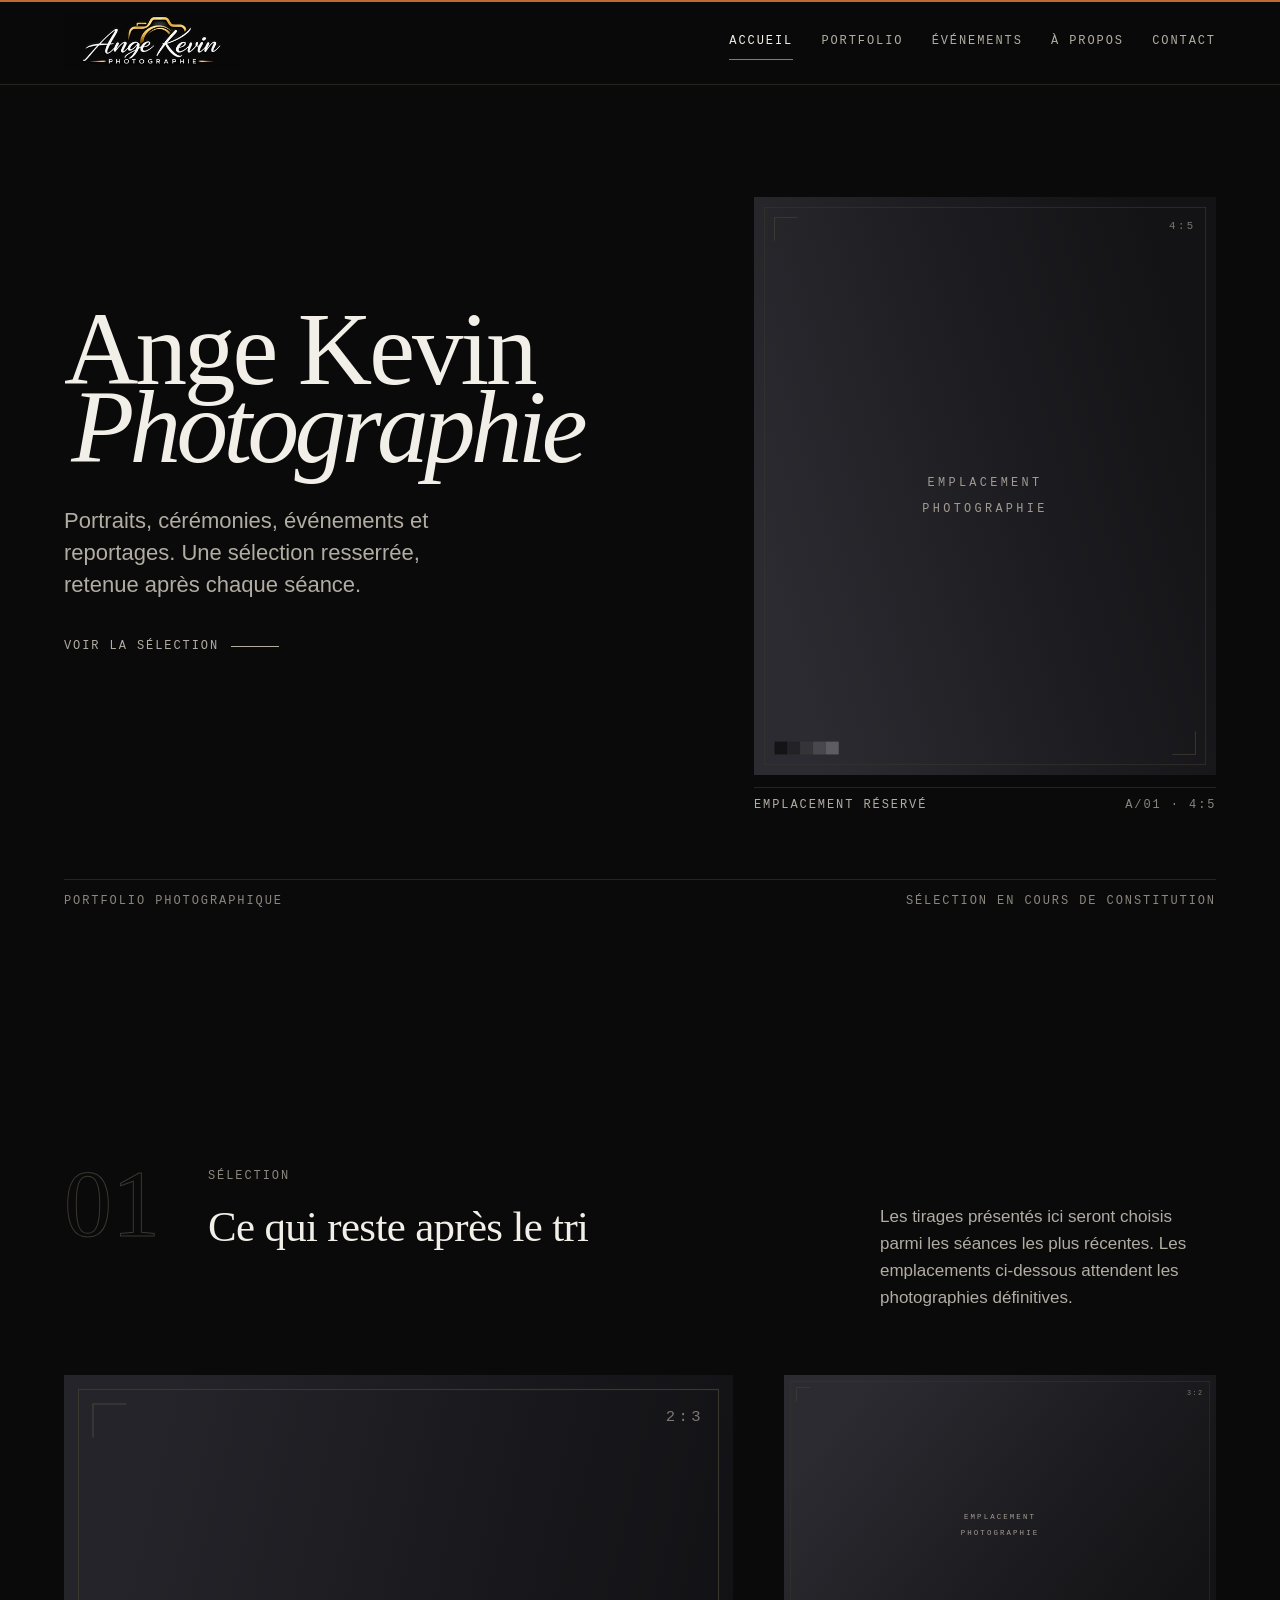
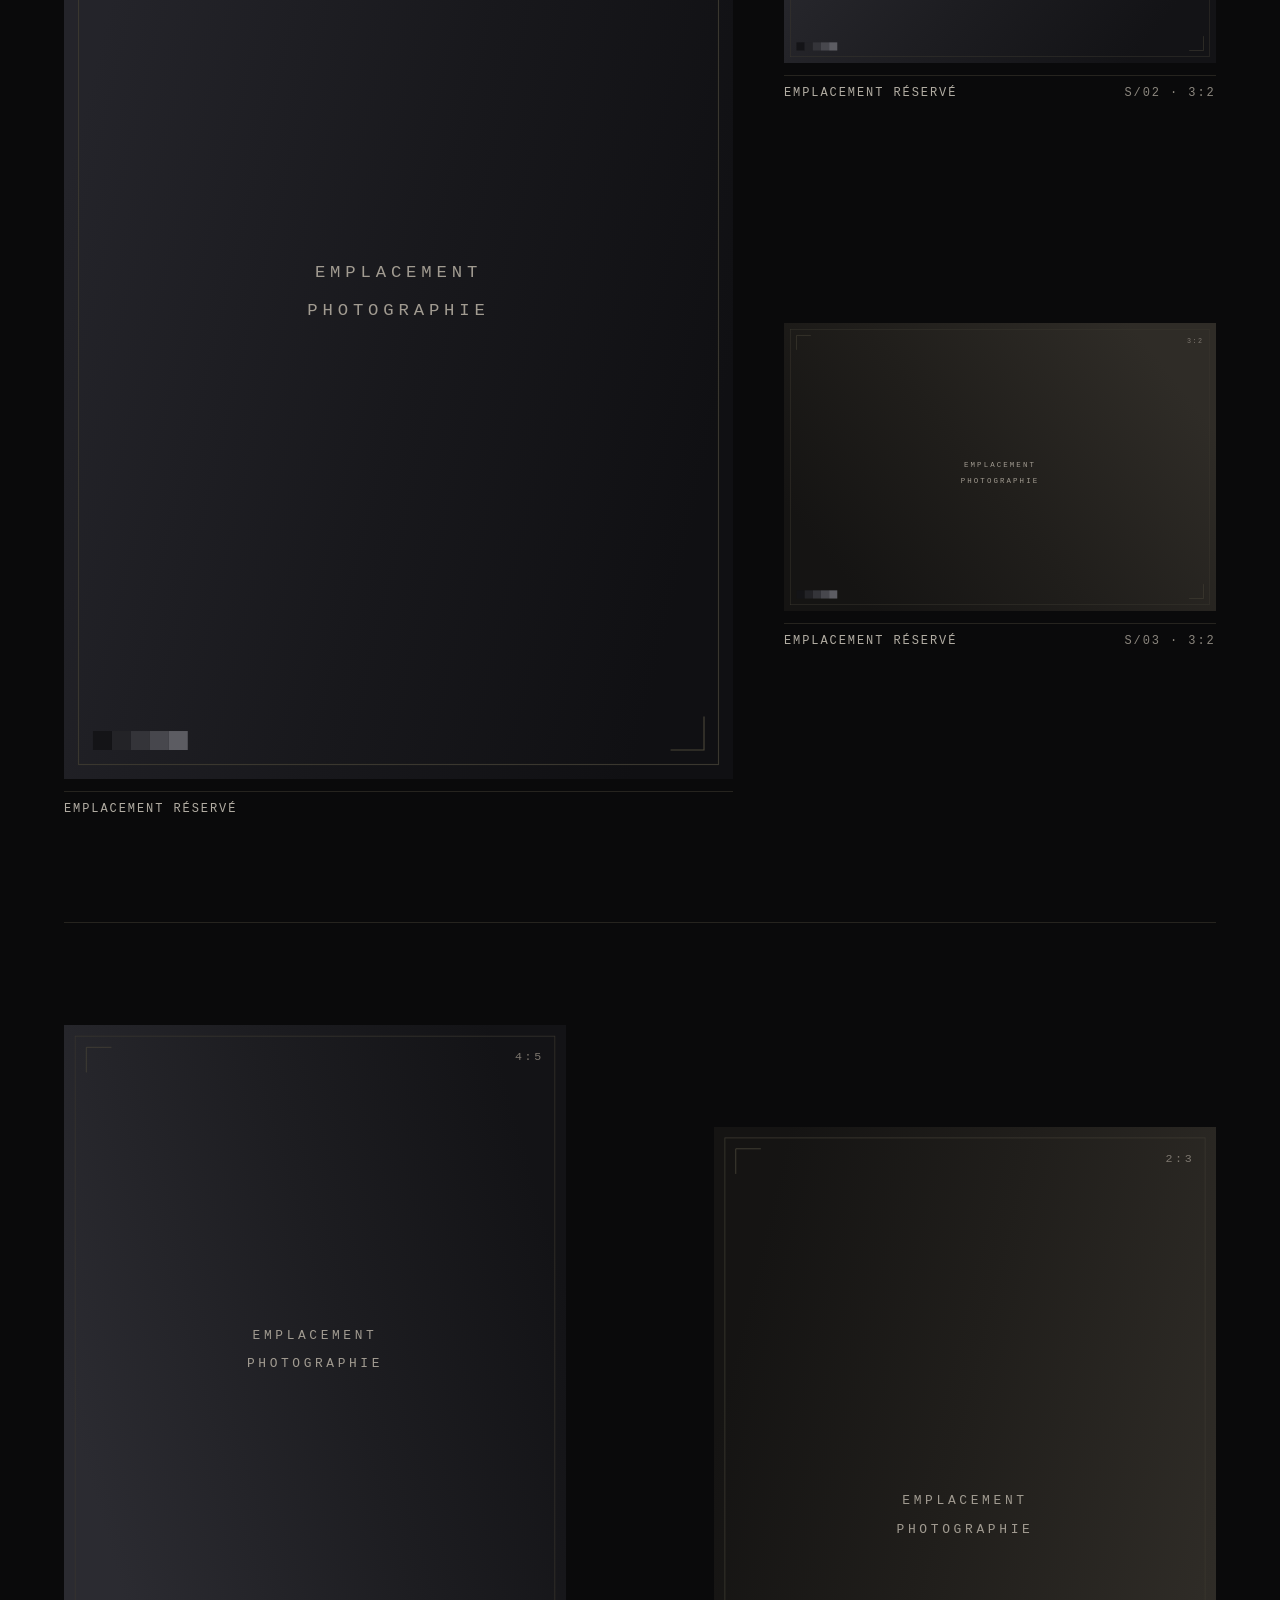
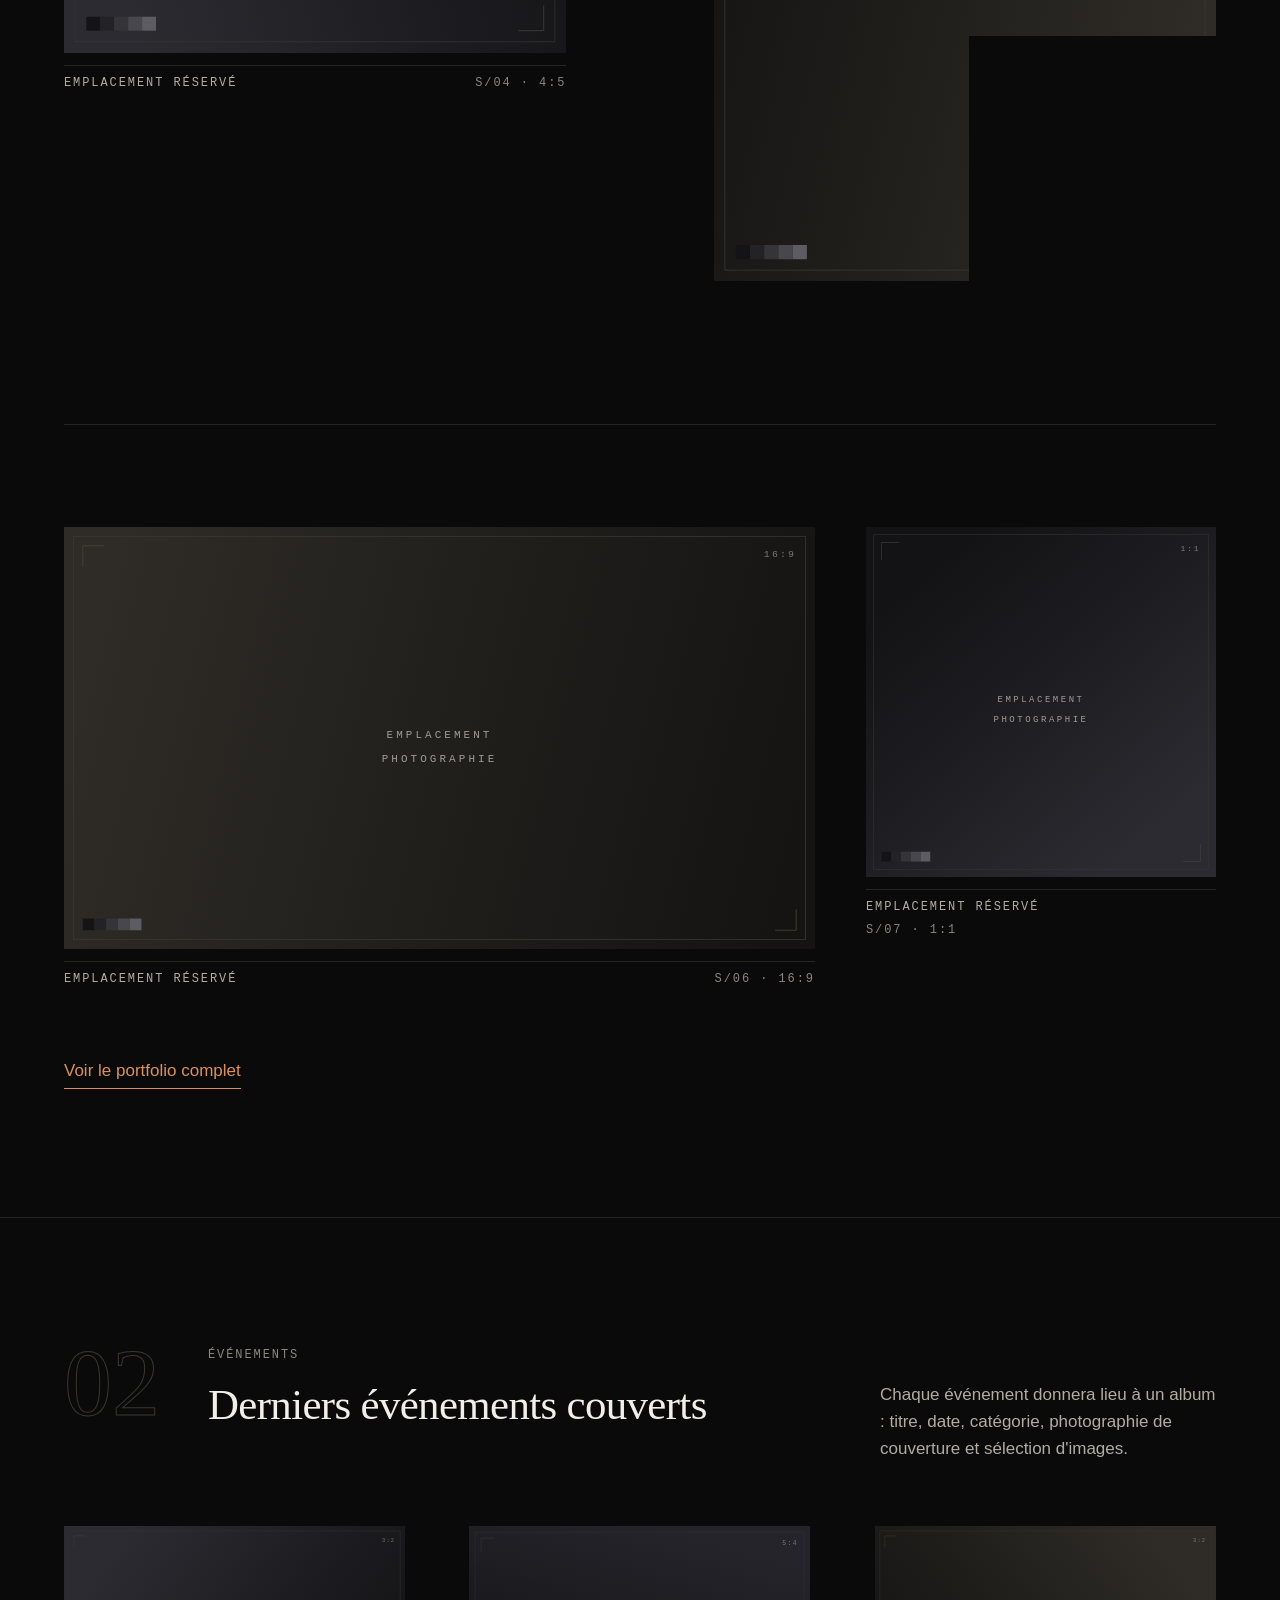
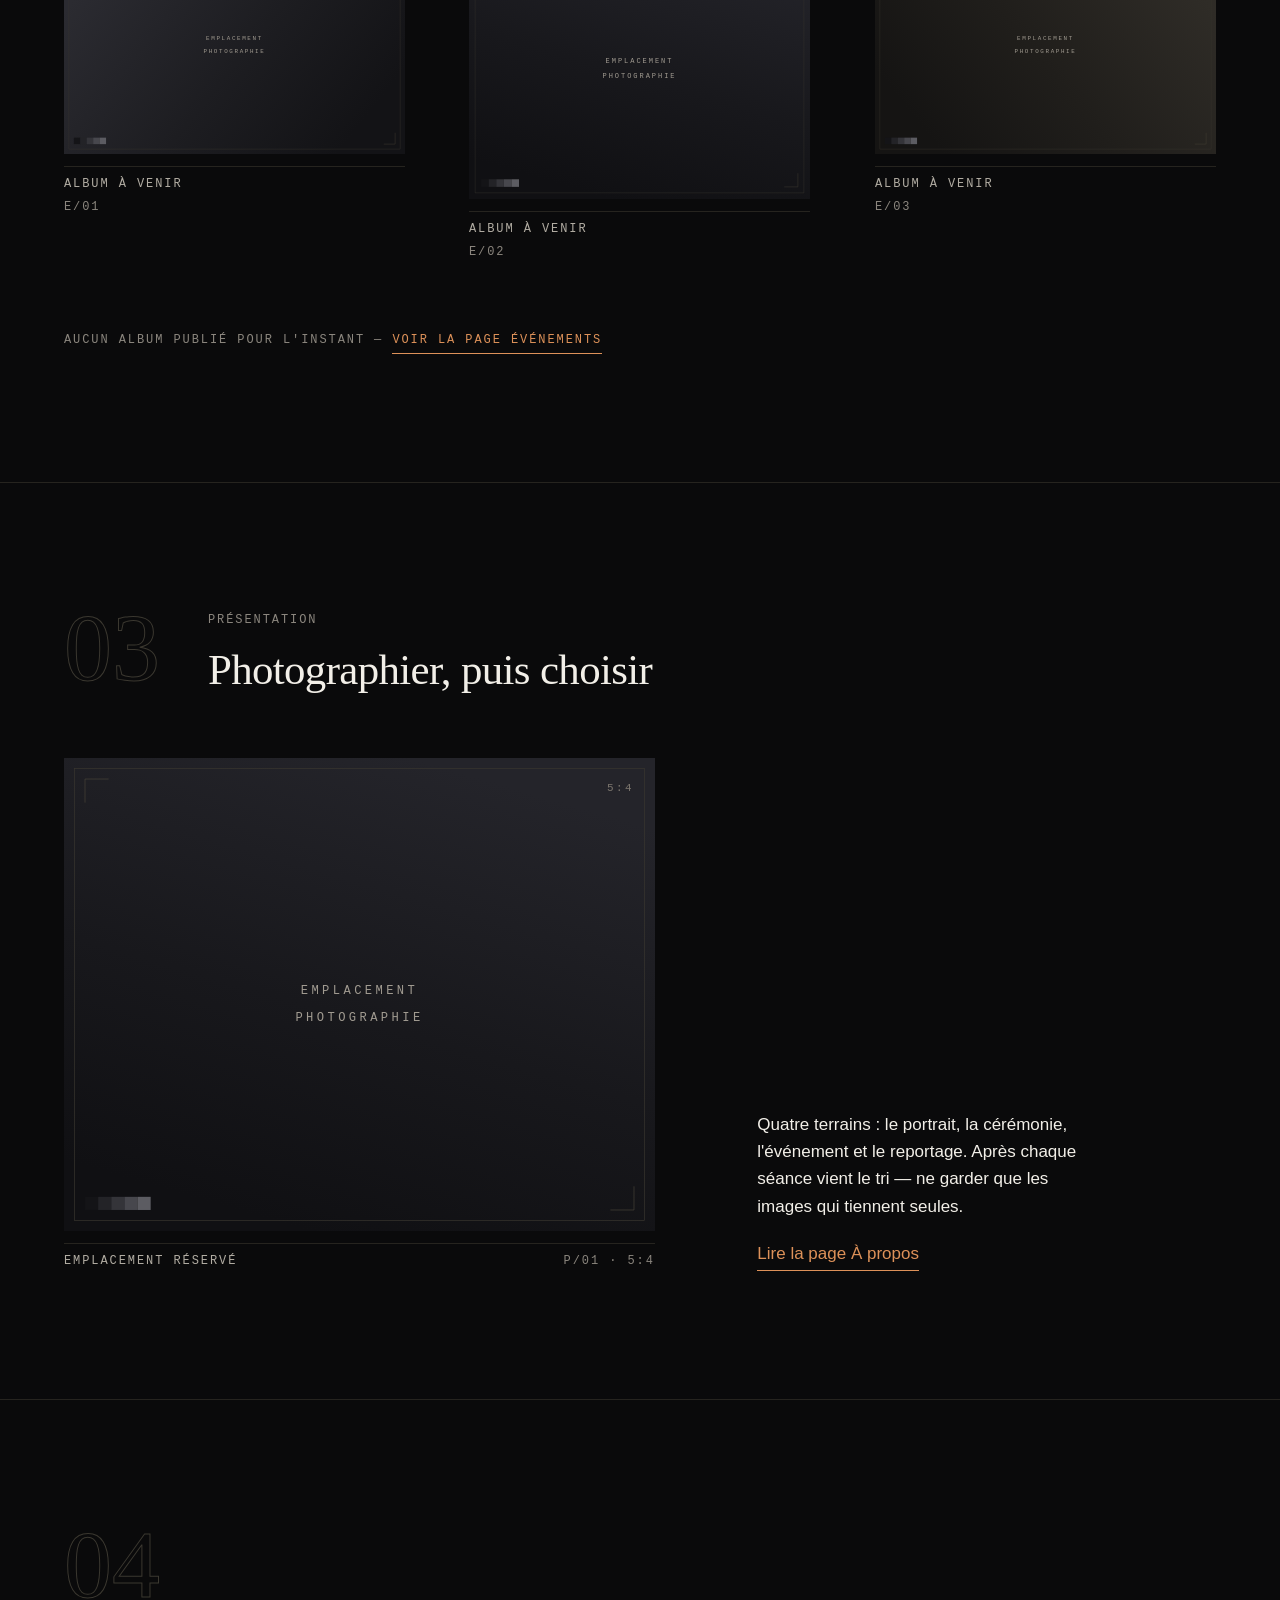
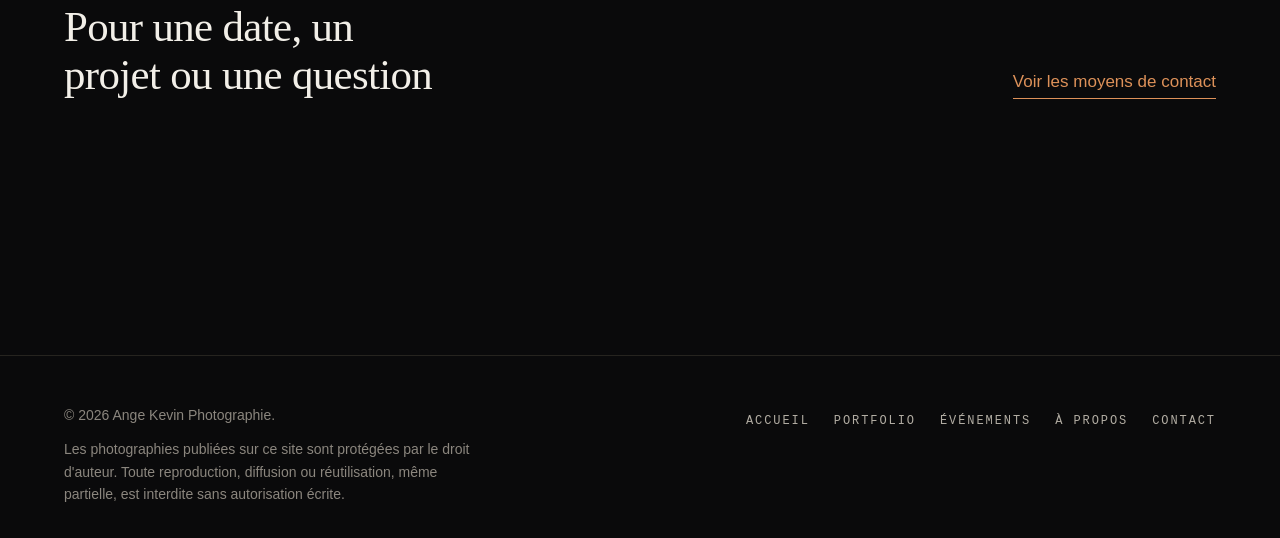
<file: index.html>
<!doctype html>
<html lang="fr">
<head>
<meta charset="utf-8">
<meta name="viewport" content="width=device-width, initial-scale=1">
<title>Ange Kevin Photographie — Portraits, cérémonies et reportages</title>
<meta name="description" content="Portfolio photographique d'Ange Kevin : portraits, cérémonies, événements et reportages. Une sélection d'images retenue après chaque séance.">
<meta name="theme-color" content="#0a0a0b">
<meta property="og:type" content="website">
<meta property="og:site_name" content="Ange Kevin Photographie">
<meta property="og:locale" content="fr_FR">
<meta property="og:title" content="Ange Kevin Photographie — Portraits, cérémonies et reportages">
<meta property="og:description" content="Portfolio photographique d'Ange Kevin : portraits, cérémonies, événements et reportages.">
<meta property="og:image" content="assets/img/og-cover.png">
<meta property="og:image:alt" content="Ange Kevin Photographie">
<meta name="twitter:card" content="summary_large_image">
<link rel="icon" href="assets/img/favicon.svg" type="image/svg+xml">
<link rel="stylesheet" href="assets/css/tokens.css">
<link rel="stylesheet" href="assets/css/base.css">
<link rel="stylesheet" href="assets/css/site.css">
<link rel="modulepreload" href="assets/js/main.js">
<link rel="modulepreload" href="assets/js/nav.js">
<link rel="modulepreload" href="assets/js/reveal.js">
<link rel="modulepreload" href="assets/js/albums.js">
<script type="application/ld+json">
{
  "@context": "https://schema.org",
  "@type": "Person",
  "name": "Ange Kevin",
  "alternateName": "Ange Kevin Photographie",
  "jobTitle": "Photographe",
  "knowsAbout": [
    "Photographie de portrait",
    "Photographie de cérémonie",
    "Photographie d'événement",
    "Reportage photographique"
  ]
}
</script>
<script>
  /* Marque la disponibilité de JavaScript, puis déclenche la séquence
     d'entrée dès la deuxième image. Indépendant des modules : si leur
     chargement échoue, le contenu s'affiche malgré tout. */
  var root = document.documentElement;
  root.className = "js";
  requestAnimationFrame(function () {
    requestAnimationFrame(function () { root.classList.add("is-ready"); });
  });
  /* Filet de sécurité : si le module de révélation n'a pas démarré au bout
     de trois secondes, les photographies sont affichées sans attendre. */
  setTimeout(function () {
    if (!root.dataset.revealReady) root.classList.add("no-reveal");
  }, 3000);
</script>
</head>
<body>

<div class="progress" aria-hidden="true"></div>
<a class="skip" href="#contenu">Aller au contenu</a>

<header class="site-header" data-header>
  <div class="site-header__inner shell">
    <a class="brand" href="index.html">
      <img class="brand__mark" src="assets/img/brand/logo-320.webp"
           srcset="assets/img/brand/logo-320.webp 320w, assets/img/brand/logo-640.webp 640w"
           sizes="(min-width: 64em) 11rem, 9rem" width="320" height="107" alt="Ange Kevin Photographie">
      <span class="visually-hidden">— retour à l'accueil</span>
    </a>

    <nav class="nav" aria-label="Navigation principale">
      <ul class="nav__list">
        <li><a href="index.html" aria-current="page">Accueil</a></li>
        <li><a href="portfolio.html">Portfolio</a></li>
        <li><a href="evenements.html">Événements</a></li>
        <li><a href="a-propos.html">À propos</a></li>
        <li><a href="contact.html">Contact</a></li>
      </ul>
    </nav>

    <button class="nav-toggle" type="button" aria-haspopup="dialog" data-menu-open>
      <span class="nav-toggle__glyph" aria-hidden="true"><i></i><i></i></span>
      <span>Menu</span>
    </button>
  </div>
</header>
<div class="header-sentinel" data-header-sentinel aria-hidden="true"></div>

<main id="contenu">

  <!-- ================================================== Hero photographique -->
  <section class="hero">
    <div class="hero__grid shell">
      <div class="hero__text">
        <h1 class="hero__title">
          <span data-intro="1">Ange Kevin</span>
          <span class="is-italic" data-intro="2">Photographie</span>
        </h1>
        <p class="lead" data-intro="3">
          Portraits, cérémonies, événements et reportages.
          Une sélection resserrée, retenue après chaque séance.
        </p>
        <a class="cue" href="#selection" data-intro="4">
          Voir la sélection
          <span class="cue__rule" aria-hidden="true"></span>
        </a>
      </div>

      <figure class="hero__plate plate">
        <span class="plate__frame" data-develop>
          <img src="assets/img/placeholders/plate-4x5-a.svg" width="1440" height="1800"
               alt="" fetchpriority="high">
        </span>
        <figcaption class="plate__caption mono">
          <b>Emplacement réservé</b>
          <span class="plate__ref">A/01 · 4:5</span>
        </figcaption>
      </figure>
    </div>

    <div class="hero__foot shell">
      <hr class="rule" data-draw>
      <p class="hero__meta mono">
        <span>Portfolio photographique</span>
        <span>Sélection en cours de constitution</span>
      </p>
    </div>
  </section>

  <!-- ================================================ 01 — Sélection -->
  <section class="section" id="selection" aria-labelledby="titre-selection">
    <div class="shell">
      <div class="section__head">
        <p class="folio" aria-hidden="true">01</p>
        <p class="eyebrow">Sélection</p>
        <h2 class="section__title" id="titre-selection">Ce qui reste après le tri</h2>
        <p class="section__note">
          Les tirages présentés ici seront choisis parmi les séances les plus récentes.
          Les emplacements ci-dessous attendent les photographies définitives.
        </p>
      </div>

      <!-- Trois compositions distinctes : ouverture, diptyque décalé,
           triptyque. Le rythme change à chaque bloc, aucune carte répétée. -->
      <div class="composition composition--lead" data-reveal-group>
        <figure class="plate" data-reveal="wipe">
          <span class="plate__frame">
            <img src="assets/img/placeholders/plate-2x3-a.svg" width="1200" height="1800"
                 alt="" loading="lazy" decoding="async">
          </span>
          <figcaption class="plate__caption mono">
            <b>Emplacement réservé</b><span class="plate__ref">S/01 · 2:3</span>
          </figcaption>
        </figure>
        <figure class="plate" data-reveal="wipe">
          <span class="plate__frame">
            <img src="assets/img/placeholders/plate-3x2-a.svg" width="1800" height="1200"
                 alt="" loading="lazy" decoding="async">
          </span>
          <figcaption class="plate__caption mono">
            <b>Emplacement réservé</b><span class="plate__ref">S/02 · 3:2</span>
          </figcaption>
        </figure>
        <figure class="plate" data-reveal="wipe">
          <span class="plate__frame">
            <img src="assets/img/placeholders/plate-3x2-b.svg" width="1800" height="1200"
                 alt="" loading="lazy" decoding="async">
          </span>
          <figcaption class="plate__caption mono">
            <b>Emplacement réservé</b><span class="plate__ref">S/03 · 3:2</span>
          </figcaption>
        </figure>
      </div>

      <hr class="rule rule--spaced" data-reveal="draw">

      <div class="composition composition--duo" data-reveal-group>
        <figure class="plate" data-reveal="rise">
          <span class="plate__frame">
            <img src="assets/img/placeholders/plate-4x5-a.svg" width="1440" height="1800"
                 alt="" loading="lazy" decoding="async">
          </span>
          <figcaption class="plate__caption mono">
            <b>Emplacement réservé</b><span class="plate__ref">S/04 · 4:5</span>
          </figcaption>
        </figure>
        <figure class="plate" data-reveal="rise">
          <span class="plate__frame">
            <img src="assets/img/placeholders/plate-2x3-b.svg" width="1200" height="1800"
                 alt="" loading="lazy" decoding="async">
          </span>
          <figcaption class="plate__caption mono">
            <b>Emplacement réservé</b><span class="plate__ref">S/05 · 2:3</span>
          </figcaption>
        </figure>
      </div>

      <hr class="rule rule--spaced" data-reveal="draw">

      <div class="composition composition--trio" data-reveal-group>
        <figure class="plate" data-reveal="wipe">
          <span class="plate__frame">
            <img src="assets/img/placeholders/plate-16x9-a.svg" width="1920" height="1080"
                 alt="" loading="lazy" decoding="async">
          </span>
          <figcaption class="plate__caption mono">
            <b>Emplacement réservé</b><span class="plate__ref">S/06 · 16:9</span>
          </figcaption>
        </figure>
        <figure class="plate" data-reveal="wipe">
          <span class="plate__frame">
            <img src="assets/img/placeholders/plate-1x1-a.svg" width="1400" height="1400"
                 alt="" loading="lazy" decoding="async">
          </span>
          <figcaption class="plate__caption mono">
            <b>Emplacement réservé</b><span class="plate__ref">S/07 · 1:1</span>
          </figcaption>
        </figure>
      </div>

      <p class="section__more">
        <a class="link" href="portfolio.html">Voir le portfolio complet</a>
      </p>
    </div>
  </section>

  <!-- ================================================ 02 — Derniers événements -->
  <section class="section" id="evenements" aria-labelledby="titre-evenements">
    <div class="shell">
      <div class="section__head">
        <p class="folio" aria-hidden="true">02</p>
        <p class="eyebrow">Événements</p>
        <h2 class="section__title" id="titre-evenements">Derniers événements couverts</h2>
        <p class="section__note">
          Chaque événement donnera lieu à un album : titre, date, catégorie,
          photographie de couverture et sélection d'images.
        </p>
      </div>

      <!-- Rendu depuis assets/data/events.json, le plus récent d'abord.
           Tant qu'aucun album n'y figure, l'état d'attente ci-dessous reste
           affiché : aucun événement fictif n'est présenté. -->
      <!-- « sizes » suit la largeur réelle d'une vignette de la bande :
           min(78vw, 24rem) en mobile et tablette, 26rem à partir de 64em
           (voir « .strip » dans site.css). 78vw atteint 24rem à 492px, soit
           30,75em : au-delà, la largeur est fixe. -->
      <div class="strip" data-albums data-limit="3"
           data-sizes="(min-width: 64em) 26rem, (max-width: 30.75em) 78vw, 24rem" hidden></div>

      <!-- Compte rendu de chargement (voir assets/js/albums.js) : fichier
           injoignable, données invalides, albums ignorés. Reste masqué dans le
           cas normal, y compris lorsque la liste est simplement vide. -->
      <p class="albums-status" data-albums-status role="status" hidden></p>

      <div data-albums-empty>
        <!-- La bande se révèle d'un bloc : animer chaque vignette laisserait
             invisibles celles qui sont hors écran horizontalement, puisqu'un
             IntersectionObserver ne les verrait jamais au défilement vertical. -->
        <div class="strip" tabindex="0" role="group"
             aria-label="Emplacements d'albums, défilement horizontal" data-reveal="rise">
          <figure class="plate">
            <span class="plate__frame">
              <img src="assets/img/placeholders/plate-3x2-a.svg" width="1800" height="1200"
                   alt="" loading="lazy" decoding="async">
            </span>
            <figcaption class="plate__caption mono">
              <b>Album à venir</b><span class="plate__ref">E/01</span>
            </figcaption>
          </figure>
          <figure class="plate">
            <span class="plate__frame">
              <img src="assets/img/placeholders/plate-5x4-a.svg" width="1800" height="1440"
                   alt="" loading="lazy" decoding="async">
            </span>
            <figcaption class="plate__caption mono">
              <b>Album à venir</b><span class="plate__ref">E/02</span>
            </figcaption>
          </figure>
          <figure class="plate">
            <span class="plate__frame">
              <img src="assets/img/placeholders/plate-3x2-b.svg" width="1800" height="1200"
                   alt="" loading="lazy" decoding="async">
            </span>
            <figcaption class="plate__caption mono">
              <b>Album à venir</b><span class="plate__ref">E/03</span>
            </figcaption>
          </figure>
        </div>
        <p class="strip__hint mono">
          Aucun album publié pour l'instant — <a class="link" href="evenements.html">voir la page Événements</a>
        </p>
      </div>
    </div>
  </section>

  <!-- ================================================ 03 — Présentation -->
  <section class="section" id="presentation" aria-labelledby="titre-presentation">
    <div class="shell">
      <div class="section__head">
        <p class="folio" aria-hidden="true">03</p>
        <p class="eyebrow">Présentation</p>
        <h2 class="section__title" id="titre-presentation">Photographier, puis choisir</h2>
      </div>

      <div class="composition composition--spread">
        <figure class="plate offset-left" data-reveal="wipe">
          <span class="plate__frame">
            <img src="assets/img/placeholders/plate-5x4-a.svg" width="1800" height="1440"
                 alt="" loading="lazy" decoding="async">
          </span>
          <figcaption class="plate__caption mono">
            <b>Emplacement réservé</b><span class="plate__ref">P/01 · 5:4</span>
          </figcaption>
        </figure>
        <div class="prose" data-reveal="rise">
          <p>
            Quatre terrains : le portrait, la cérémonie, l'événement et le
            reportage. Après chaque séance vient le tri — ne garder que les
            images qui tiennent seules.
          </p>
          <p>
            <a class="link" href="a-propos.html">Lire la page À propos</a>
          </p>
        </div>
      </div>
    </div>
  </section>

  <!-- ================================================ 04 — Contact -->
  <section class="section" id="contact" aria-labelledby="titre-contact">
    <div class="shell invite">
      <div>
        <p class="folio" aria-hidden="true">04</p>
        <h2 class="invite__title" id="titre-contact">Pour une date, un projet ou une question</h2>
      </div>
      <p><a class="link" href="contact.html">Voir les moyens de contact</a></p>
    </div>
  </section>

</main>

<footer class="site-footer">
  <div class="site-footer__inner shell">
    <nav class="site-footer__nav mono" aria-label="Navigation de pied de page">
      <ul>
        <li><a href="index.html">Accueil</a></li>
        <li><a href="portfolio.html">Portfolio</a></li>
        <li><a href="evenements.html">Événements</a></li>
        <li><a href="a-propos.html">À propos</a></li>
        <li><a href="contact.html">Contact</a></li>
      </ul>
    </nav>
    <div class="site-footer__legal">
      <p>© 2026 Ange Kevin Photographie.</p>
      <p>
        Les photographies publiées sur ce site sont protégées par le droit
        d'auteur. Toute reproduction, diffusion ou réutilisation, même
        partielle, est interdite sans autorisation écrite.
      </p>
    </div>
  </div>
</footer>

<dialog class="menu" id="menu" aria-label="Navigation principale" data-menu>
  <div class="menu__inner shell">
    <div class="menu__top">
      <p class="eyebrow">Navigation</p>
      <button class="menu__close" type="button" data-menu-close>Fermer</button>
    </div>
    <ul class="menu__list">
      <li><a href="index.html" aria-current="page"><span class="menu__num" aria-hidden="true">01</span>Accueil</a></li>
      <li><a href="portfolio.html"><span class="menu__num" aria-hidden="true">02</span>Portfolio</a></li>
      <li><a href="evenements.html"><span class="menu__num" aria-hidden="true">03</span>Événements</a></li>
      <li><a href="a-propos.html"><span class="menu__num" aria-hidden="true">04</span>À propos</a></li>
      <li><a href="contact.html"><span class="menu__num" aria-hidden="true">05</span>Contact</a></li>
    </ul>
    <p class="menu__foot mono">Portraits · Cérémonies · Événements · Reportages</p>
  </div>
</dialog>

<script>
  /* Révèle immédiatement ce qui est déjà dans la fenêtre. Volontairement en
     ligne et en fin de page : exécuté pendant l'analyse du document, sans
     requête, donc sans retarder le plus grand rendu de contenu. La
     révélation au défilement du reste est prise en charge par reveal.js. */
  for (var noeuds = document.querySelectorAll("[data-reveal]"), i = 0; i < noeuds.length; i++) {
    if (noeuds[i].getBoundingClientRect().top < window.innerHeight) {
      noeuds[i].classList.add("is-revealed");
    }
  }
</script>
<script type="module" src="assets/js/main.js"></script>
</body>
</html>
</file>
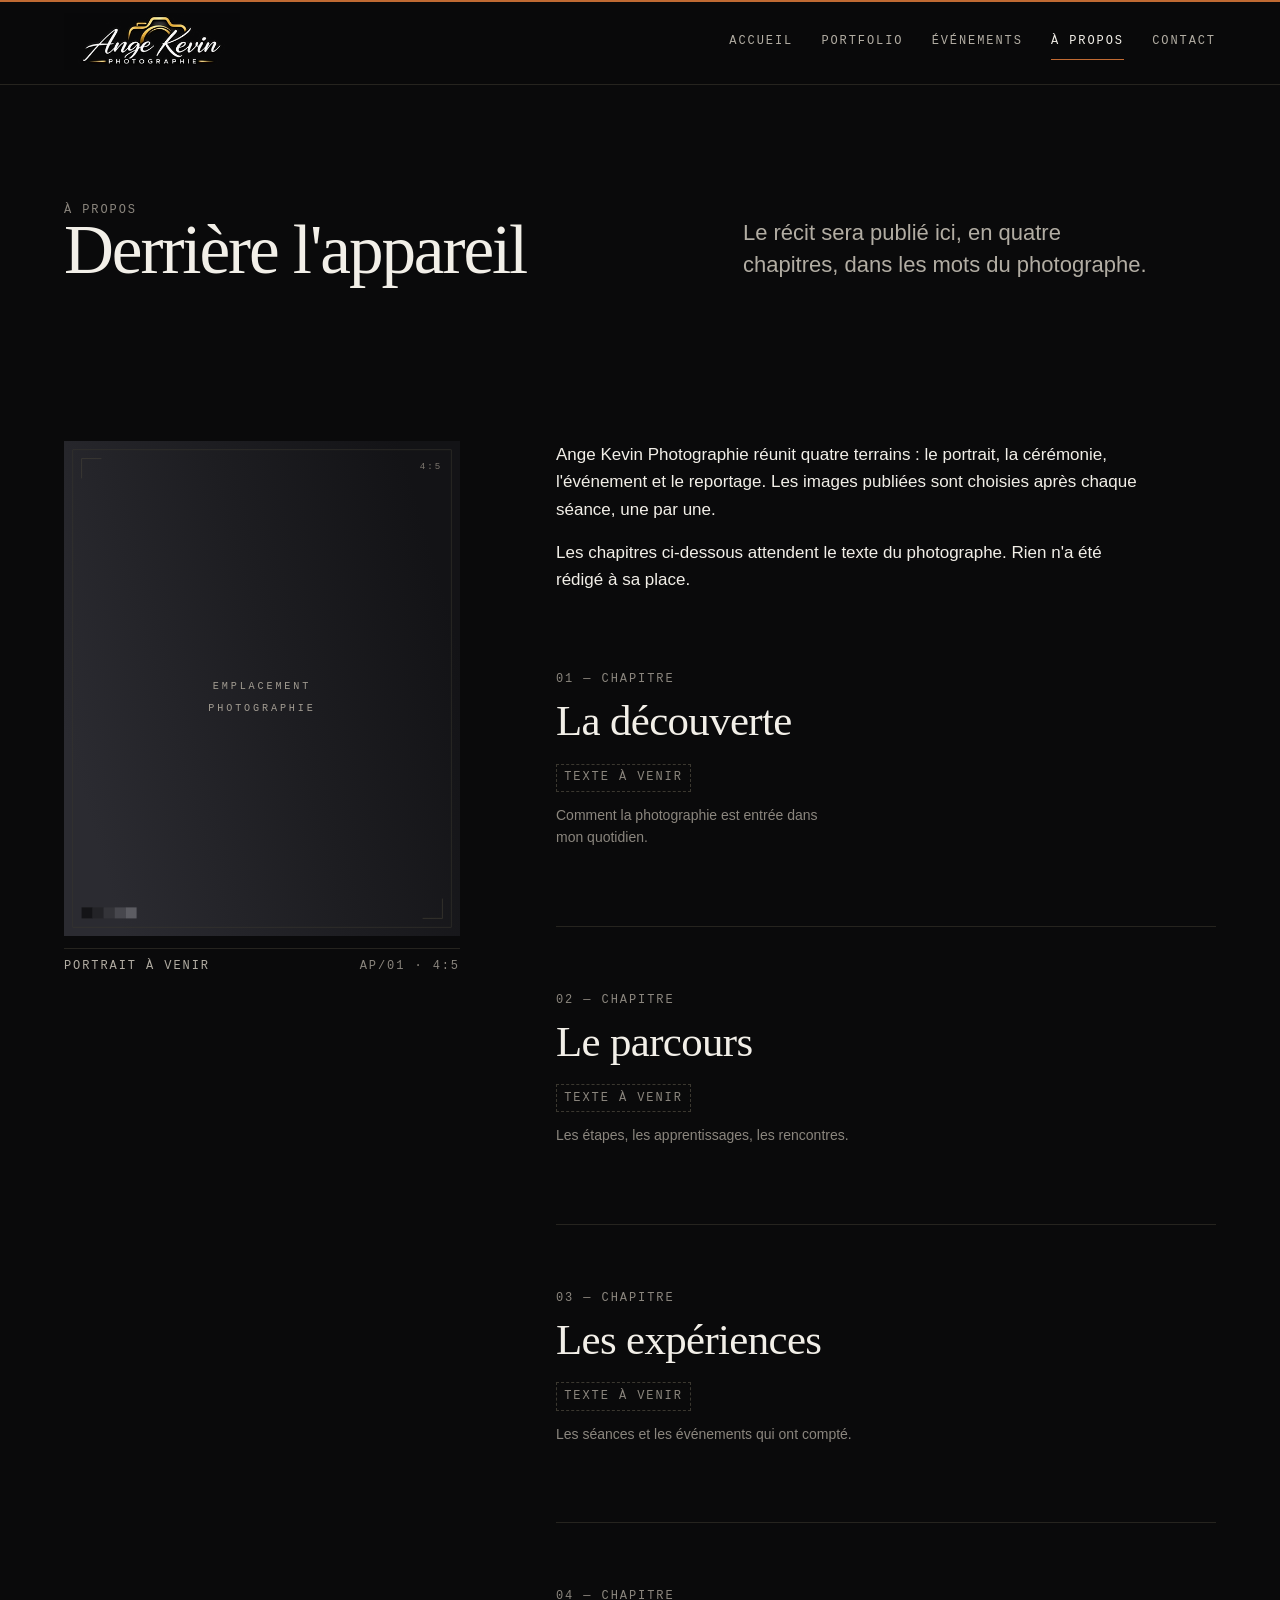
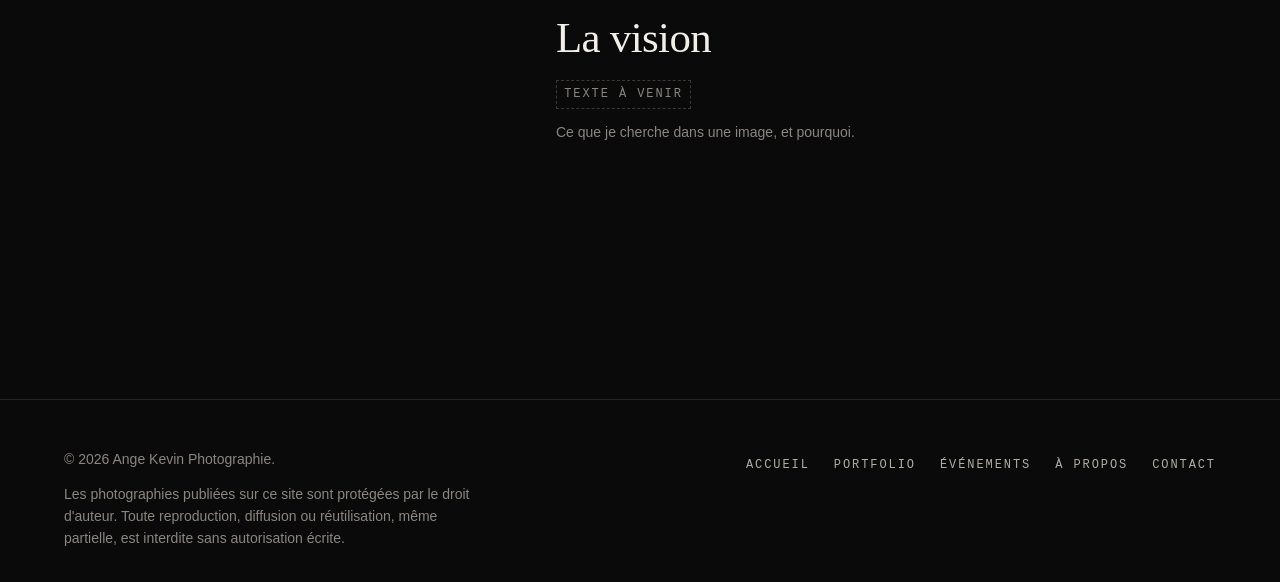
<file: a-propos.html>
<!doctype html>
<html lang="fr">
<head>
<meta charset="utf-8">
<meta name="viewport" content="width=device-width, initial-scale=1">
<title>À propos — Ange Kevin Photographie</title>
<meta name="description" content="Ange Kevin Photographie : portraits, cérémonies, événements et reportages. Le récit du photographe sera publié sur cette page.">
<meta name="theme-color" content="#0a0a0b">
<meta property="og:type" content="website">
<meta property="og:site_name" content="Ange Kevin Photographie">
<meta property="og:locale" content="fr_FR">
<meta property="og:title" content="À propos — Ange Kevin Photographie">
<meta property="og:description" content="Ange Kevin Photographie : portraits, cérémonies, événements et reportages. Le récit du photographe sera publié sur cette page.">
<meta property="og:image" content="assets/img/og-cover.png">
<meta property="og:image:alt" content="Ange Kevin Photographie">
<meta name="twitter:card" content="summary_large_image">
<link rel="icon" href="assets/img/favicon.svg" type="image/svg+xml">
<link rel="stylesheet" href="assets/css/tokens.css">
<link rel="stylesheet" href="assets/css/base.css">
<link rel="stylesheet" href="assets/css/site.css">
<link rel="modulepreload" href="assets/js/main.js">
<link rel="modulepreload" href="assets/js/nav.js">
<link rel="modulepreload" href="assets/js/reveal.js">
<link rel="modulepreload" href="assets/js/albums.js">
<script>
  /* Marque la disponibilité de JavaScript, puis déclenche la séquence
     d'entrée dès la deuxième image. Indépendant des modules : si leur
     chargement échoue, le contenu s'affiche malgré tout. */
  var root = document.documentElement;
  root.className = "js";
  requestAnimationFrame(function () {
    requestAnimationFrame(function () { root.classList.add("is-ready"); });
  });
  /* Filet de sécurité : si le module de révélation n'a pas démarré au bout
     de trois secondes, les photographies sont affichées sans attendre. */
  setTimeout(function () {
    if (!root.dataset.revealReady) root.classList.add("no-reveal");
  }, 3000);
</script>
</head>
<body>

<div class="progress" aria-hidden="true"></div>
<a class="skip" href="#contenu">Aller au contenu</a>

<header class="site-header" data-header>
  <div class="site-header__inner shell">
    <a class="brand" href="index.html">
      <img class="brand__mark" src="assets/img/brand/logo-320.webp"
           srcset="assets/img/brand/logo-320.webp 320w, assets/img/brand/logo-640.webp 640w"
           sizes="(min-width: 64em) 11rem, 9rem" width="320" height="107" alt="Ange Kevin Photographie">
      <span class="visually-hidden">— retour à l'accueil</span>
    </a>

    <nav class="nav" aria-label="Navigation principale">
      <ul class="nav__list">
        <li><a href="index.html">Accueil</a></li>
        <li><a href="portfolio.html">Portfolio</a></li>
        <li><a href="evenements.html">Événements</a></li>
        <li><a href="a-propos.html" aria-current="page">À propos</a></li>
        <li><a href="contact.html">Contact</a></li>
      </ul>
    </nav>

    <button class="nav-toggle" type="button" aria-haspopup="dialog" data-menu-open>
      <span class="nav-toggle__glyph" aria-hidden="true"><i></i><i></i></span>
      <span>Menu</span>
    </button>
  </div>
</header>
<div class="header-sentinel" data-header-sentinel aria-hidden="true"></div>

<main id="contenu">

  <section class="page-head">
    <div class="page-head__inner shell">
      <div>
        <p class="eyebrow" data-intro="1">À propos</p>
        <h1 data-intro="2">Derrière l'appareil</h1>
      </div>
      <p class="lead" data-intro="3">
        Le récit sera publié ici, en quatre chapitres, dans les mots du photographe.
      </p>
    </div>
  </section>

  <section class="section" aria-labelledby="t-recit">
    <div class="shell about">
      <figure class="plate about__portrait" data-reveal="wipe">
        <span class="plate__frame">
          <img src="assets/img/placeholders/plate-4x5-a.svg" width="1440" height="1800"
               alt="" fetchpriority="high" decoding="async">
        </span>
        <figcaption class="plate__caption mono">
          <b>Portrait à venir</b><span class="plate__ref">AP/01 · 4:5</span>
        </figcaption>
      </figure>

      <div>
        <h2 class="visually-hidden" id="t-recit">Récit</h2>
        <div class="prose" data-reveal="rise">
          <p>
            Ange Kevin Photographie réunit quatre terrains : le portrait, la
            cérémonie, l'événement et le reportage. Les images publiées sont
            choisies après chaque séance, une par une.
          </p>
          <p>
            Les chapitres ci-dessous attendent le texte du photographe. Rien
            n'a été rédigé à sa place.
          </p>
        </div>

        <section class="about__chapter" id="decouverte" aria-labelledby="t-decouverte"
                 data-reveal="rise">
          <p class="eyebrow">01 — Chapitre</p>
          <h2 id="t-decouverte">La découverte</h2>
          <!-- À COMPLÉTER : remplacer le paragraphe .pending ci-dessous par le
               texte fourni. Plusieurs paragraphes <p> sont admis. -->
          <p class="pending">Texte à venir</p>
          <p class="about__hint">Comment la photographie est entrée dans mon quotidien.</p>
        </section>

        <section class="about__chapter" id="parcours" aria-labelledby="t-parcours"
                 data-reveal="rise">
          <p class="eyebrow">02 — Chapitre</p>
          <h2 id="t-parcours">Le parcours</h2>
          <!-- À COMPLÉTER : remplacer le paragraphe .pending ci-dessous par le
               texte fourni. Plusieurs paragraphes <p> sont admis. -->
          <p class="pending">Texte à venir</p>
          <p class="about__hint">Les étapes, les apprentissages, les rencontres.</p>
        </section>

        <section class="about__chapter" id="experiences" aria-labelledby="t-experiences"
                 data-reveal="rise">
          <p class="eyebrow">03 — Chapitre</p>
          <h2 id="t-experiences">Les expériences</h2>
          <!-- À COMPLÉTER : remplacer le paragraphe .pending ci-dessous par le
               texte fourni. Plusieurs paragraphes <p> sont admis. -->
          <p class="pending">Texte à venir</p>
          <p class="about__hint">Les séances et les événements qui ont compté.</p>
        </section>

        <section class="about__chapter" id="vision" aria-labelledby="t-vision"
                 data-reveal="rise">
          <p class="eyebrow">04 — Chapitre</p>
          <h2 id="t-vision">La vision</h2>
          <!-- À COMPLÉTER : remplacer le paragraphe .pending ci-dessous par le
               texte fourni. Plusieurs paragraphes <p> sont admis. -->
          <p class="pending">Texte à venir</p>
          <p class="about__hint">Ce que je cherche dans une image, et pourquoi.</p>
        </section>
      </div>
    </div>
  </section>

</main>

<footer class="site-footer">
  <div class="site-footer__inner shell">
    <nav class="site-footer__nav mono" aria-label="Navigation de pied de page">
      <ul>
        <li><a href="index.html">Accueil</a></li>
        <li><a href="portfolio.html">Portfolio</a></li>
        <li><a href="evenements.html">Événements</a></li>
        <li><a href="a-propos.html">À propos</a></li>
        <li><a href="contact.html">Contact</a></li>
      </ul>
    </nav>
    <div class="site-footer__legal">
      <p>© 2026 Ange Kevin Photographie.</p>
      <p>
        Les photographies publiées sur ce site sont protégées par le droit
        d'auteur. Toute reproduction, diffusion ou réutilisation, même
        partielle, est interdite sans autorisation écrite.
      </p>
    </div>
  </div>
</footer>

<dialog class="menu" id="menu" aria-label="Navigation principale" data-menu>
  <div class="menu__inner shell">
    <div class="menu__top">
      <p class="eyebrow">Navigation</p>
      <button class="menu__close" type="button" data-menu-close>Fermer</button>
    </div>
    <ul class="menu__list">
      <li><a href="index.html"><span class="menu__num" aria-hidden="true">01</span>Accueil</a></li>
      <li><a href="portfolio.html"><span class="menu__num" aria-hidden="true">02</span>Portfolio</a></li>
      <li><a href="evenements.html"><span class="menu__num" aria-hidden="true">03</span>Événements</a></li>
      <li><a href="a-propos.html" aria-current="page"><span class="menu__num" aria-hidden="true">04</span>À propos</a></li>
      <li><a href="contact.html"><span class="menu__num" aria-hidden="true">05</span>Contact</a></li>
    </ul>
    <p class="menu__foot mono">Portraits · Cérémonies · Événements · Reportages</p>
  </div>
</dialog>

<script>
  /* Révèle immédiatement ce qui est déjà dans la fenêtre. Volontairement en
     ligne et en fin de page : exécuté pendant l'analyse du document, sans
     requête, donc sans retarder le plus grand rendu de contenu. La
     révélation au défilement du reste est prise en charge par reveal.js. */
  for (var noeuds = document.querySelectorAll("[data-reveal]"), i = 0; i < noeuds.length; i++) {
    if (noeuds[i].getBoundingClientRect().top < window.innerHeight) {
      noeuds[i].classList.add("is-revealed");
    }
  }
</script>
<script type="module" src="assets/js/main.js"></script>
</body>
</html>
</file>
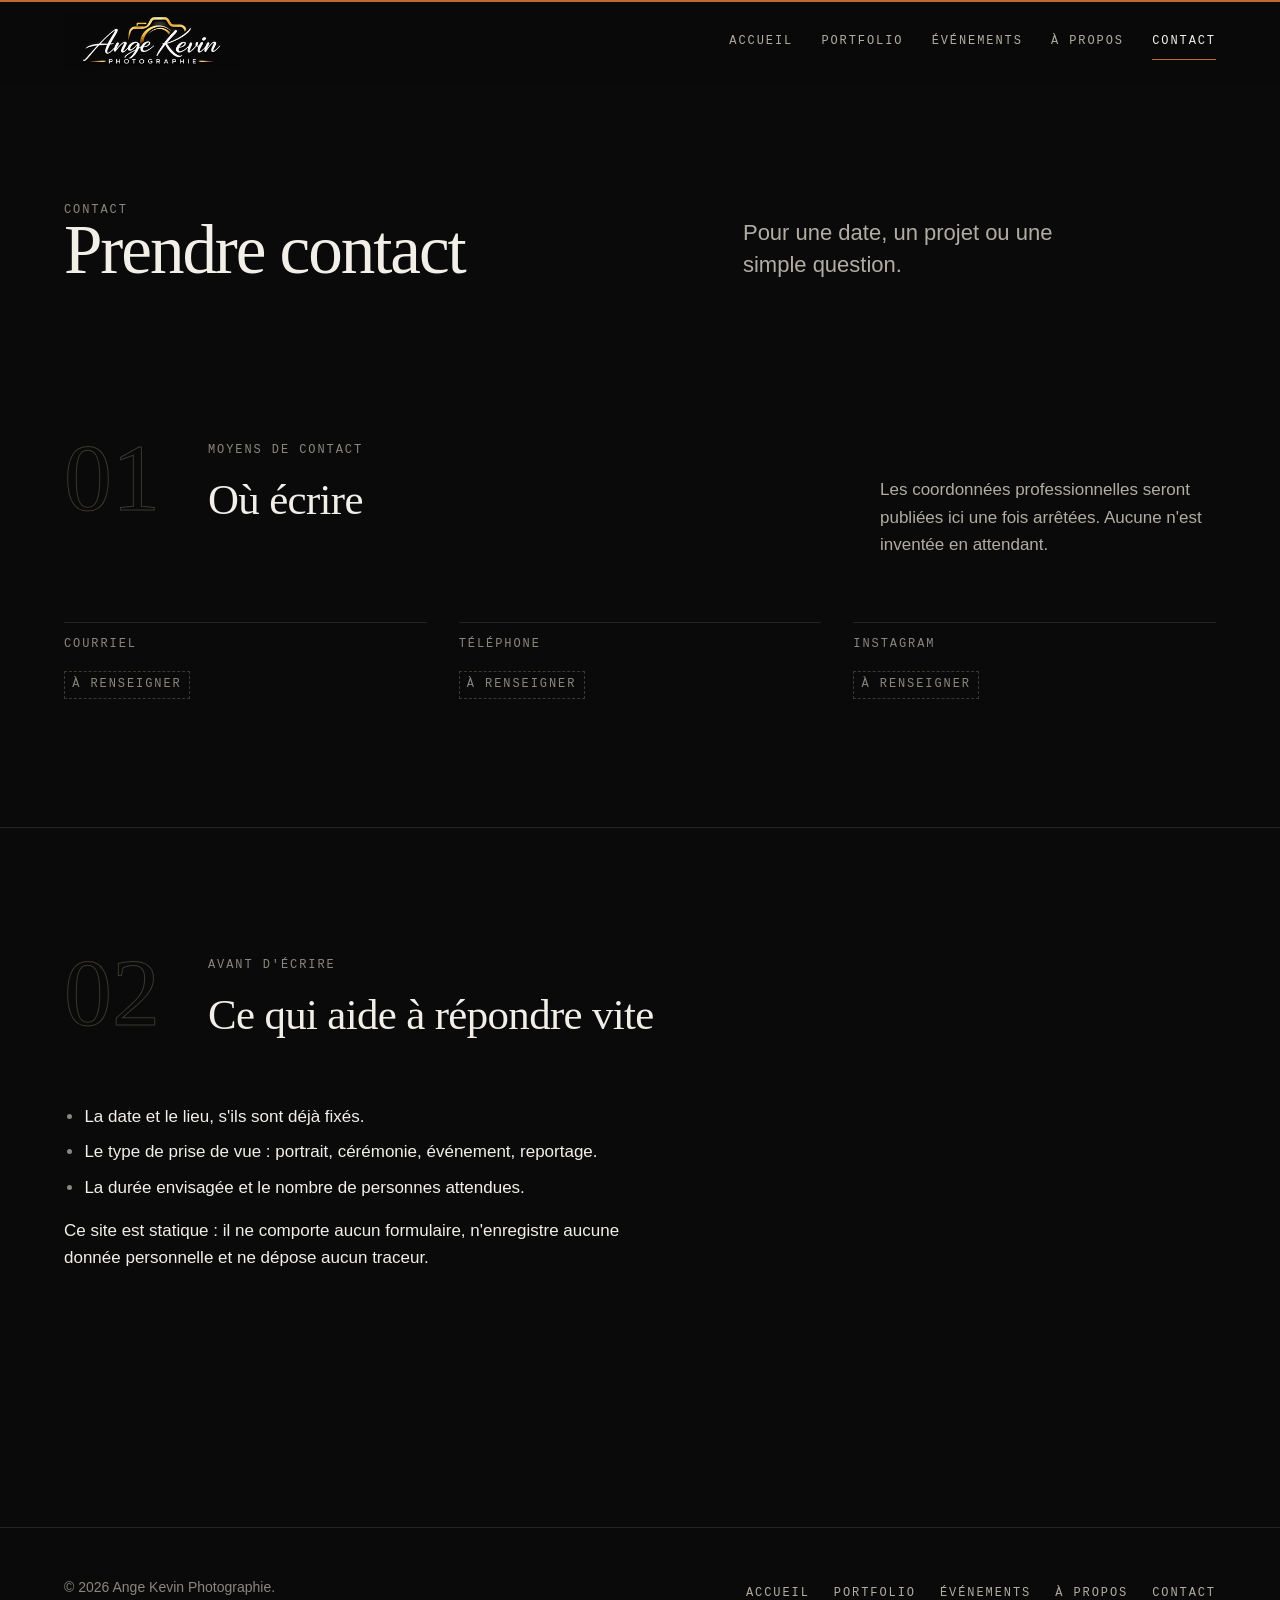
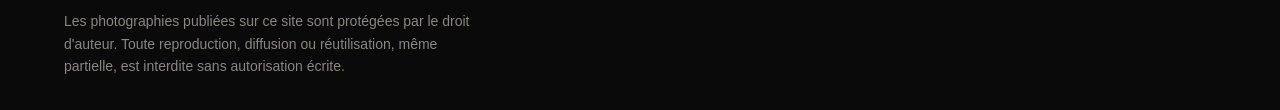
<file: contact.html>
<!doctype html>
<html lang="fr">
<head>
<meta charset="utf-8">
<meta name="viewport" content="width=device-width, initial-scale=1">
<title>Contact — Ange Kevin Photographie</title>
<meta name="description" content="Contacter Ange Kevin Photographie pour une date, un projet de portrait, une cérémonie, un événement ou un reportage.">
<meta name="theme-color" content="#0a0a0b">
<meta property="og:type" content="website">
<meta property="og:site_name" content="Ange Kevin Photographie">
<meta property="og:locale" content="fr_FR">
<meta property="og:title" content="Contact — Ange Kevin Photographie">
<meta property="og:description" content="Contacter Ange Kevin Photographie pour une date, un projet de portrait, une cérémonie, un événement ou un reportage.">
<meta property="og:image" content="assets/img/og-cover.png">
<meta property="og:image:alt" content="Ange Kevin Photographie">
<meta name="twitter:card" content="summary_large_image">
<link rel="icon" href="assets/img/favicon.svg" type="image/svg+xml">
<link rel="stylesheet" href="assets/css/tokens.css">
<link rel="stylesheet" href="assets/css/base.css">
<link rel="stylesheet" href="assets/css/site.css">
<link rel="modulepreload" href="assets/js/main.js">
<link rel="modulepreload" href="assets/js/nav.js">
<link rel="modulepreload" href="assets/js/reveal.js">
<link rel="modulepreload" href="assets/js/albums.js">
<script>
  /* Marque la disponibilité de JavaScript, puis déclenche la séquence
     d'entrée dès la deuxième image. Indépendant des modules : si leur
     chargement échoue, le contenu s'affiche malgré tout. */
  var root = document.documentElement;
  root.className = "js";
  requestAnimationFrame(function () {
    requestAnimationFrame(function () { root.classList.add("is-ready"); });
  });
  /* Filet de sécurité : si le module de révélation n'a pas démarré au bout
     de trois secondes, les photographies sont affichées sans attendre. */
  setTimeout(function () {
    if (!root.dataset.revealReady) root.classList.add("no-reveal");
  }, 3000);
</script>
</head>
<body>

<div class="progress" aria-hidden="true"></div>
<a class="skip" href="#contenu">Aller au contenu</a>

<header class="site-header" data-header>
  <div class="site-header__inner shell">
    <a class="brand" href="index.html">
      <img class="brand__mark" src="assets/img/brand/logo-320.webp"
           srcset="assets/img/brand/logo-320.webp 320w, assets/img/brand/logo-640.webp 640w"
           sizes="(min-width: 64em) 11rem, 9rem" width="320" height="107" alt="Ange Kevin Photographie">
      <span class="visually-hidden">— retour à l'accueil</span>
    </a>

    <nav class="nav" aria-label="Navigation principale">
      <ul class="nav__list">
        <li><a href="index.html">Accueil</a></li>
        <li><a href="portfolio.html">Portfolio</a></li>
        <li><a href="evenements.html">Événements</a></li>
        <li><a href="a-propos.html">À propos</a></li>
        <li><a href="contact.html" aria-current="page">Contact</a></li>
      </ul>
    </nav>

    <button class="nav-toggle" type="button" aria-haspopup="dialog" data-menu-open>
      <span class="nav-toggle__glyph" aria-hidden="true"><i></i><i></i></span>
      <span>Menu</span>
    </button>
  </div>
</header>
<div class="header-sentinel" data-header-sentinel aria-hidden="true"></div>

<main id="contenu">

  <section class="page-head">
    <div class="page-head__inner shell">
      <div>
        <p class="eyebrow" data-intro="1">Contact</p>
        <h1 data-intro="2">Prendre contact</h1>
      </div>
      <p class="lead" data-intro="3">
        Pour une date, un projet ou une simple question.
      </p>
    </div>
  </section>

  <section class="section" aria-labelledby="t-canaux">
    <div class="shell">
      <div class="section__head">
        <p class="folio" aria-hidden="true">01</p>
        <p class="eyebrow">Moyens de contact</p>
        <h2 class="section__title" id="t-canaux">Où écrire</h2>
        <p class="section__note">
          Les coordonnées professionnelles seront publiées ici une fois
          arrêtées. Aucune n'est inventée en attendant.
        </p>
      </div>

      <!-- À COMPLÉTER : remplacer chaque .pending par la coordonnée réelle,
           sous forme de lien (mailto:, https://…). Supprimer les canaux non
           utilisés plutôt que de les laisser vides. -->
      <dl class="channels" data-reveal-group>
        <div data-reveal="rise">
          <dt>Courriel</dt>
          <dd><span class="pending">À renseigner</span></dd>
        </div>
        <div data-reveal="rise">
          <dt>Téléphone</dt>
          <dd><span class="pending">À renseigner</span></dd>
        </div>
        <div data-reveal="rise">
          <dt>Instagram</dt>
          <dd><span class="pending">À renseigner</span></dd>
        </div>
      </dl>
    </div>
  </section>

  <section class="section" aria-labelledby="t-message">
    <div class="shell">
      <div class="section__head">
        <p class="folio" aria-hidden="true">02</p>
        <p class="eyebrow">Avant d'écrire</p>
        <h2 class="section__title" id="t-message">Ce qui aide à répondre vite</h2>
      </div>
      <div class="prose" data-reveal="rise">
        <ul>
          <li>La date et le lieu, s'ils sont déjà fixés.</li>
          <li>Le type de prise de vue : portrait, cérémonie, événement, reportage.</li>
          <li>La durée envisagée et le nombre de personnes attendues.</li>
        </ul>
        <p>
          Ce site est statique : il ne comporte aucun formulaire, n'enregistre
          aucune donnée personnelle et ne dépose aucun traceur.
        </p>
      </div>
    </div>
  </section>

</main>

<footer class="site-footer">
  <div class="site-footer__inner shell">
    <nav class="site-footer__nav mono" aria-label="Navigation de pied de page">
      <ul>
        <li><a href="index.html">Accueil</a></li>
        <li><a href="portfolio.html">Portfolio</a></li>
        <li><a href="evenements.html">Événements</a></li>
        <li><a href="a-propos.html">À propos</a></li>
        <li><a href="contact.html">Contact</a></li>
      </ul>
    </nav>
    <div class="site-footer__legal">
      <p>© 2026 Ange Kevin Photographie.</p>
      <p>
        Les photographies publiées sur ce site sont protégées par le droit
        d'auteur. Toute reproduction, diffusion ou réutilisation, même
        partielle, est interdite sans autorisation écrite.
      </p>
    </div>
  </div>
</footer>

<dialog class="menu" id="menu" aria-label="Navigation principale" data-menu>
  <div class="menu__inner shell">
    <div class="menu__top">
      <p class="eyebrow">Navigation</p>
      <button class="menu__close" type="button" data-menu-close>Fermer</button>
    </div>
    <ul class="menu__list">
      <li><a href="index.html"><span class="menu__num" aria-hidden="true">01</span>Accueil</a></li>
      <li><a href="portfolio.html"><span class="menu__num" aria-hidden="true">02</span>Portfolio</a></li>
      <li><a href="evenements.html"><span class="menu__num" aria-hidden="true">03</span>Événements</a></li>
      <li><a href="a-propos.html"><span class="menu__num" aria-hidden="true">04</span>À propos</a></li>
      <li><a href="contact.html" aria-current="page"><span class="menu__num" aria-hidden="true">05</span>Contact</a></li>
    </ul>
    <p class="menu__foot mono">Portraits · Cérémonies · Événements · Reportages</p>
  </div>
</dialog>

<script>
  /* Révèle immédiatement ce qui est déjà dans la fenêtre. Volontairement en
     ligne et en fin de page : exécuté pendant l'analyse du document, sans
     requête, donc sans retarder le plus grand rendu de contenu. La
     révélation au défilement du reste est prise en charge par reveal.js. */
  for (var noeuds = document.querySelectorAll("[data-reveal]"), i = 0; i < noeuds.length; i++) {
    if (noeuds[i].getBoundingClientRect().top < window.innerHeight) {
      noeuds[i].classList.add("is-revealed");
    }
  }
</script>
<script type="module" src="assets/js/main.js"></script>
</body>
</html>
</file>
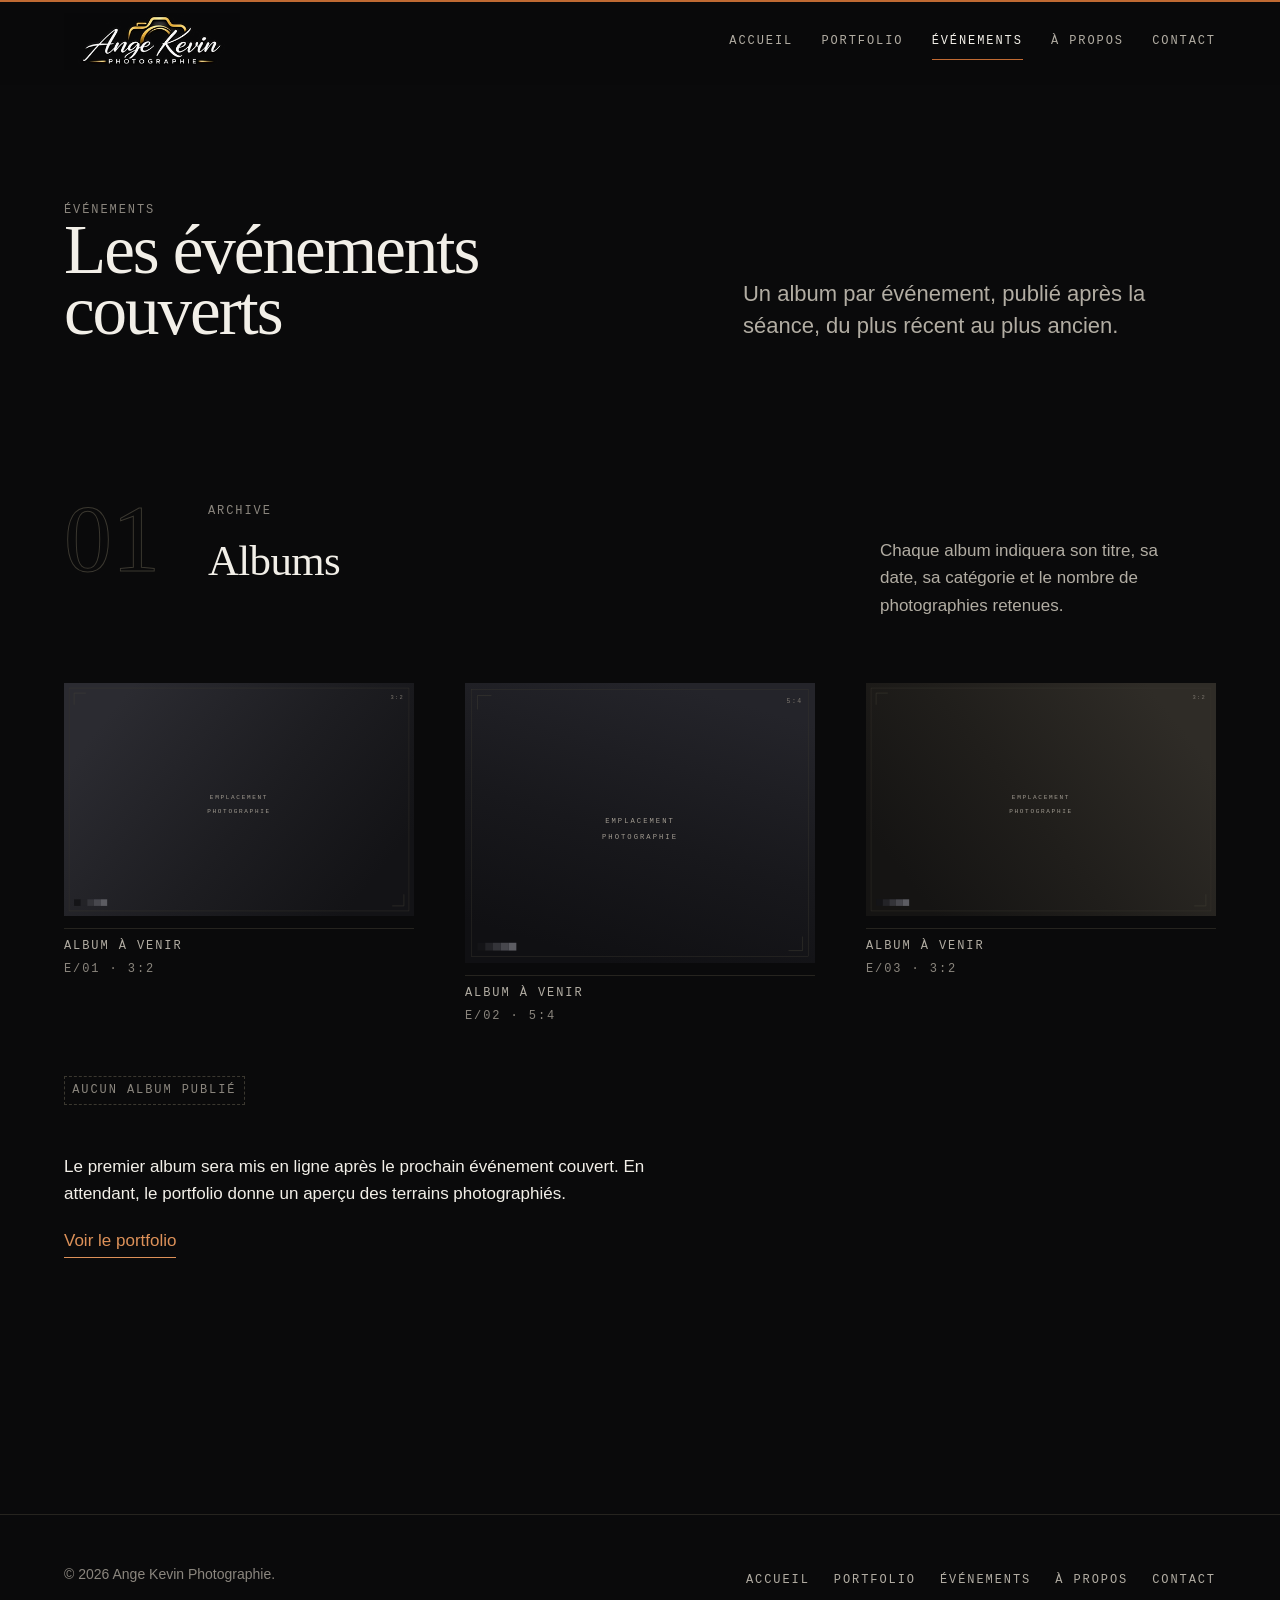
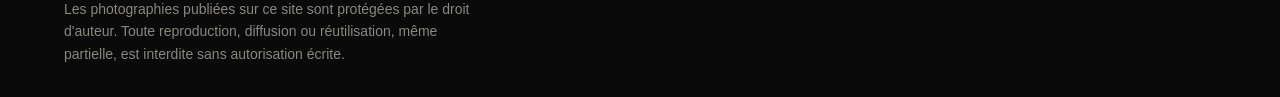
<file: evenements.html>
<!doctype html>
<html lang="fr">
<head>
<meta charset="utf-8">
<meta name="viewport" content="width=device-width, initial-scale=1">
<title>Événements couverts — Ange Kevin Photographie</title>
<meta name="description" content="Les événements photographiés par Ange Kevin : un album par événement, avec sa date, sa catégorie et sa sélection d'images.">
<meta name="theme-color" content="#0a0a0b">
<meta property="og:type" content="website">
<meta property="og:site_name" content="Ange Kevin Photographie">
<meta property="og:locale" content="fr_FR">
<meta property="og:title" content="Événements couverts — Ange Kevin Photographie">
<meta property="og:description" content="Les événements photographiés par Ange Kevin : un album par événement, avec sa date, sa catégorie et sa sélection d'images.">
<meta property="og:image" content="assets/img/og-cover.png">
<meta property="og:image:alt" content="Ange Kevin Photographie">
<meta name="twitter:card" content="summary_large_image">
<link rel="icon" href="assets/img/favicon.svg" type="image/svg+xml">
<link rel="stylesheet" href="assets/css/tokens.css">
<link rel="stylesheet" href="assets/css/base.css">
<link rel="stylesheet" href="assets/css/site.css">
<link rel="modulepreload" href="assets/js/main.js">
<link rel="modulepreload" href="assets/js/nav.js">
<link rel="modulepreload" href="assets/js/reveal.js">
<link rel="modulepreload" href="assets/js/albums.js">
<script>
  /* Marque la disponibilité de JavaScript, puis déclenche la séquence
     d'entrée dès la deuxième image. Indépendant des modules : si leur
     chargement échoue, le contenu s'affiche malgré tout. */
  var root = document.documentElement;
  root.className = "js";
  requestAnimationFrame(function () {
    requestAnimationFrame(function () { root.classList.add("is-ready"); });
  });
  /* Filet de sécurité : si le module de révélation n'a pas démarré au bout
     de trois secondes, les photographies sont affichées sans attendre. */
  setTimeout(function () {
    if (!root.dataset.revealReady) root.classList.add("no-reveal");
  }, 3000);
</script>
</head>
<body>

<div class="progress" aria-hidden="true"></div>
<a class="skip" href="#contenu">Aller au contenu</a>

<header class="site-header" data-header>
  <div class="site-header__inner shell">
    <a class="brand" href="index.html">
      <img class="brand__mark" src="assets/img/brand/logo-320.webp"
           srcset="assets/img/brand/logo-320.webp 320w, assets/img/brand/logo-640.webp 640w"
           sizes="(min-width: 64em) 11rem, 9rem" width="320" height="107" alt="Ange Kevin Photographie">
      <span class="visually-hidden">— retour à l'accueil</span>
    </a>

    <nav class="nav" aria-label="Navigation principale">
      <ul class="nav__list">
        <li><a href="index.html">Accueil</a></li>
        <li><a href="portfolio.html">Portfolio</a></li>
        <li><a href="evenements.html" aria-current="page">Événements</a></li>
        <li><a href="a-propos.html">À propos</a></li>
        <li><a href="contact.html">Contact</a></li>
      </ul>
    </nav>

    <button class="nav-toggle" type="button" aria-haspopup="dialog" data-menu-open>
      <span class="nav-toggle__glyph" aria-hidden="true"><i></i><i></i></span>
      <span>Menu</span>
    </button>
  </div>
</header>
<div class="header-sentinel" data-header-sentinel aria-hidden="true"></div>

<main id="contenu">

  <section class="page-head">
    <div class="page-head__inner shell">
      <div>
        <p class="eyebrow" data-intro="1">Événements</p>
        <h1 data-intro="2">Les événements couverts</h1>
      </div>
      <p class="lead" data-intro="3">
        Un album par événement, publié après la séance, du plus récent au plus ancien.
      </p>
    </div>
  </section>

  <section class="section" id="albums" aria-labelledby="t-albums">
    <div class="shell">
      <div class="section__head">
        <p class="folio" aria-hidden="true">01</p>
        <p class="eyebrow">Archive</p>
        <h2 class="section__title" id="t-albums">Albums</h2>
        <p class="section__note">
          Chaque album indiquera son titre, sa date, sa catégorie et le nombre
          de photographies retenues.
        </p>
      </div>

      <!-- Rendu depuis assets/data/events.json (voir assets/js/albums.js).
           Reste vide et masqué tant qu'aucun album n'y figure. -->
      <!-- « sizes » suit la largeur réellement occupée par une couverture.
           « .composition--albums » est une grille auto-fill de pistes d'au
           moins 19rem, dans un « .shell » dont les marges valent
           clamp(1.25rem, 5vw, 4.5rem) et la gouttière clamp(1.5rem, 4vw, 4rem).
           Une colonne supplémentaire entre vers 707, 1112 et 1546 px ; les
           seuils déclarés sont posés une vingtaine de pixels plus haut, car la
           largeur réellement disponible dépend aussi de la barre de défilement.
           Déclarer tardivement fait, au pire, servir une déclinaison un peu
           trop grande ; déclarer trop tôt en servirait une trop petite, donc
           floue — c'était le défaut de l'ancienne valeur, 32vw dès 48em, qui
           sous-déclarait la couverture de près de moitié sur deux colonnes. -->
      <div class="composition composition--albums" data-albums
           data-sizes="(min-width: 99em) 23rem, (min-width: 71.25em) 28vw, (min-width: 45.3em) 45vw, 90vw"
           hidden></div>

      <!-- Compte rendu de chargement (voir assets/js/albums.js) : fichier
           injoignable, données invalides, albums ignorés. Reste masqué dans le
           cas normal, y compris lorsque la liste est simplement vide. -->
      <p class="albums-status" data-albums-status role="status" hidden></p>

      <!-- État d'attente. Aucun événement fictif n'est présenté : les
           emplacements sont explicitement identifiés comme tels. -->
      <div data-albums-empty>
        <div class="composition composition--albums" data-reveal-group>
        <figure class="plate" data-reveal="rise">
          <span class="plate__frame">
            <img src="assets/img/placeholders/plate-3x2-a.svg" width="1800" height="1200"
                 alt="" fetchpriority="high" decoding="async">
          </span>
          <figcaption class="plate__caption mono">
            <b>Album à venir</b><span class="plate__ref">E/01 · 3:2</span>
          </figcaption>
        </figure>
        <figure class="plate" data-reveal="rise">
          <span class="plate__frame">
            <img src="assets/img/placeholders/plate-5x4-a.svg" width="1800" height="1440"
                 alt="" loading="lazy" decoding="async">
          </span>
          <figcaption class="plate__caption mono">
            <b>Album à venir</b><span class="plate__ref">E/02 · 5:4</span>
          </figcaption>
        </figure>
        <figure class="plate" data-reveal="rise">
          <span class="plate__frame">
            <img src="assets/img/placeholders/plate-3x2-b.svg" width="1800" height="1200"
                 alt="" loading="lazy" decoding="async">
          </span>
          <figcaption class="plate__caption mono">
            <b>Album à venir</b><span class="plate__ref">E/03 · 3:2</span>
          </figcaption>
        </figure>
        </div>
        <p class="strip__hint">
          <span class="pending">Aucun album publié</span>
        </p>
        <div class="prose" data-reveal="rise">
          <p>
            Le premier album sera mis en ligne après le prochain événement
            couvert. En attendant, le portfolio donne un aperçu des terrains
            photographiés.
          </p>
          <p><a class="link" href="portfolio.html">Voir le portfolio</a></p>
        </div>
      </div>
    </div>
  </section>

</main>

<footer class="site-footer">
  <div class="site-footer__inner shell">
    <nav class="site-footer__nav mono" aria-label="Navigation de pied de page">
      <ul>
        <li><a href="index.html">Accueil</a></li>
        <li><a href="portfolio.html">Portfolio</a></li>
        <li><a href="evenements.html">Événements</a></li>
        <li><a href="a-propos.html">À propos</a></li>
        <li><a href="contact.html">Contact</a></li>
      </ul>
    </nav>
    <div class="site-footer__legal">
      <p>© 2026 Ange Kevin Photographie.</p>
      <p>
        Les photographies publiées sur ce site sont protégées par le droit
        d'auteur. Toute reproduction, diffusion ou réutilisation, même
        partielle, est interdite sans autorisation écrite.
      </p>
    </div>
  </div>
</footer>

<dialog class="menu" id="menu" aria-label="Navigation principale" data-menu>
  <div class="menu__inner shell">
    <div class="menu__top">
      <p class="eyebrow">Navigation</p>
      <button class="menu__close" type="button" data-menu-close>Fermer</button>
    </div>
    <ul class="menu__list">
      <li><a href="index.html"><span class="menu__num" aria-hidden="true">01</span>Accueil</a></li>
      <li><a href="portfolio.html"><span class="menu__num" aria-hidden="true">02</span>Portfolio</a></li>
      <li><a href="evenements.html" aria-current="page"><span class="menu__num" aria-hidden="true">03</span>Événements</a></li>
      <li><a href="a-propos.html"><span class="menu__num" aria-hidden="true">04</span>À propos</a></li>
      <li><a href="contact.html"><span class="menu__num" aria-hidden="true">05</span>Contact</a></li>
    </ul>
    <p class="menu__foot mono">Portraits · Cérémonies · Événements · Reportages</p>
  </div>
</dialog>

<script>
  /* Révèle immédiatement ce qui est déjà dans la fenêtre. Volontairement en
     ligne et en fin de page : exécuté pendant l'analyse du document, sans
     requête, donc sans retarder le plus grand rendu de contenu. La
     révélation au défilement du reste est prise en charge par reveal.js. */
  for (var noeuds = document.querySelectorAll("[data-reveal]"), i = 0; i < noeuds.length; i++) {
    if (noeuds[i].getBoundingClientRect().top < window.innerHeight) {
      noeuds[i].classList.add("is-revealed");
    }
  }
</script>
<script type="module" src="assets/js/main.js"></script>
</body>
</html>
</file>
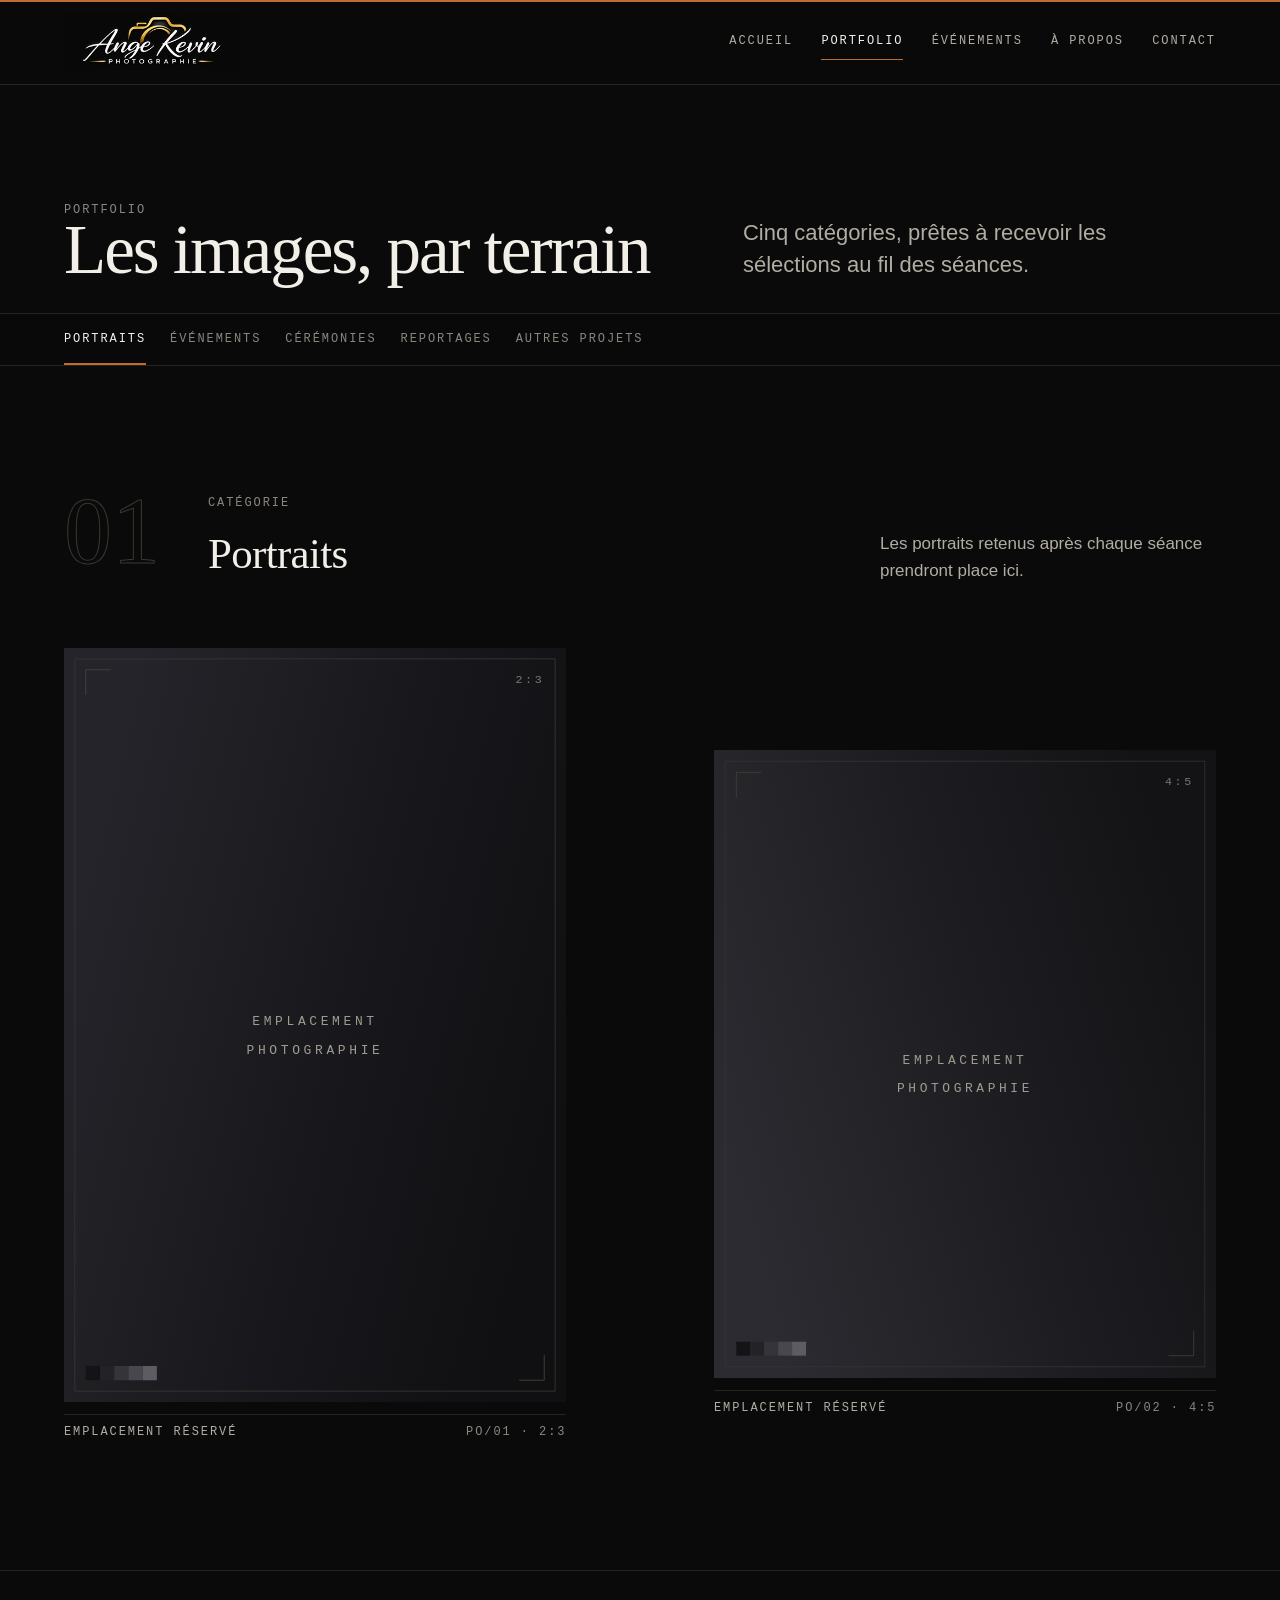
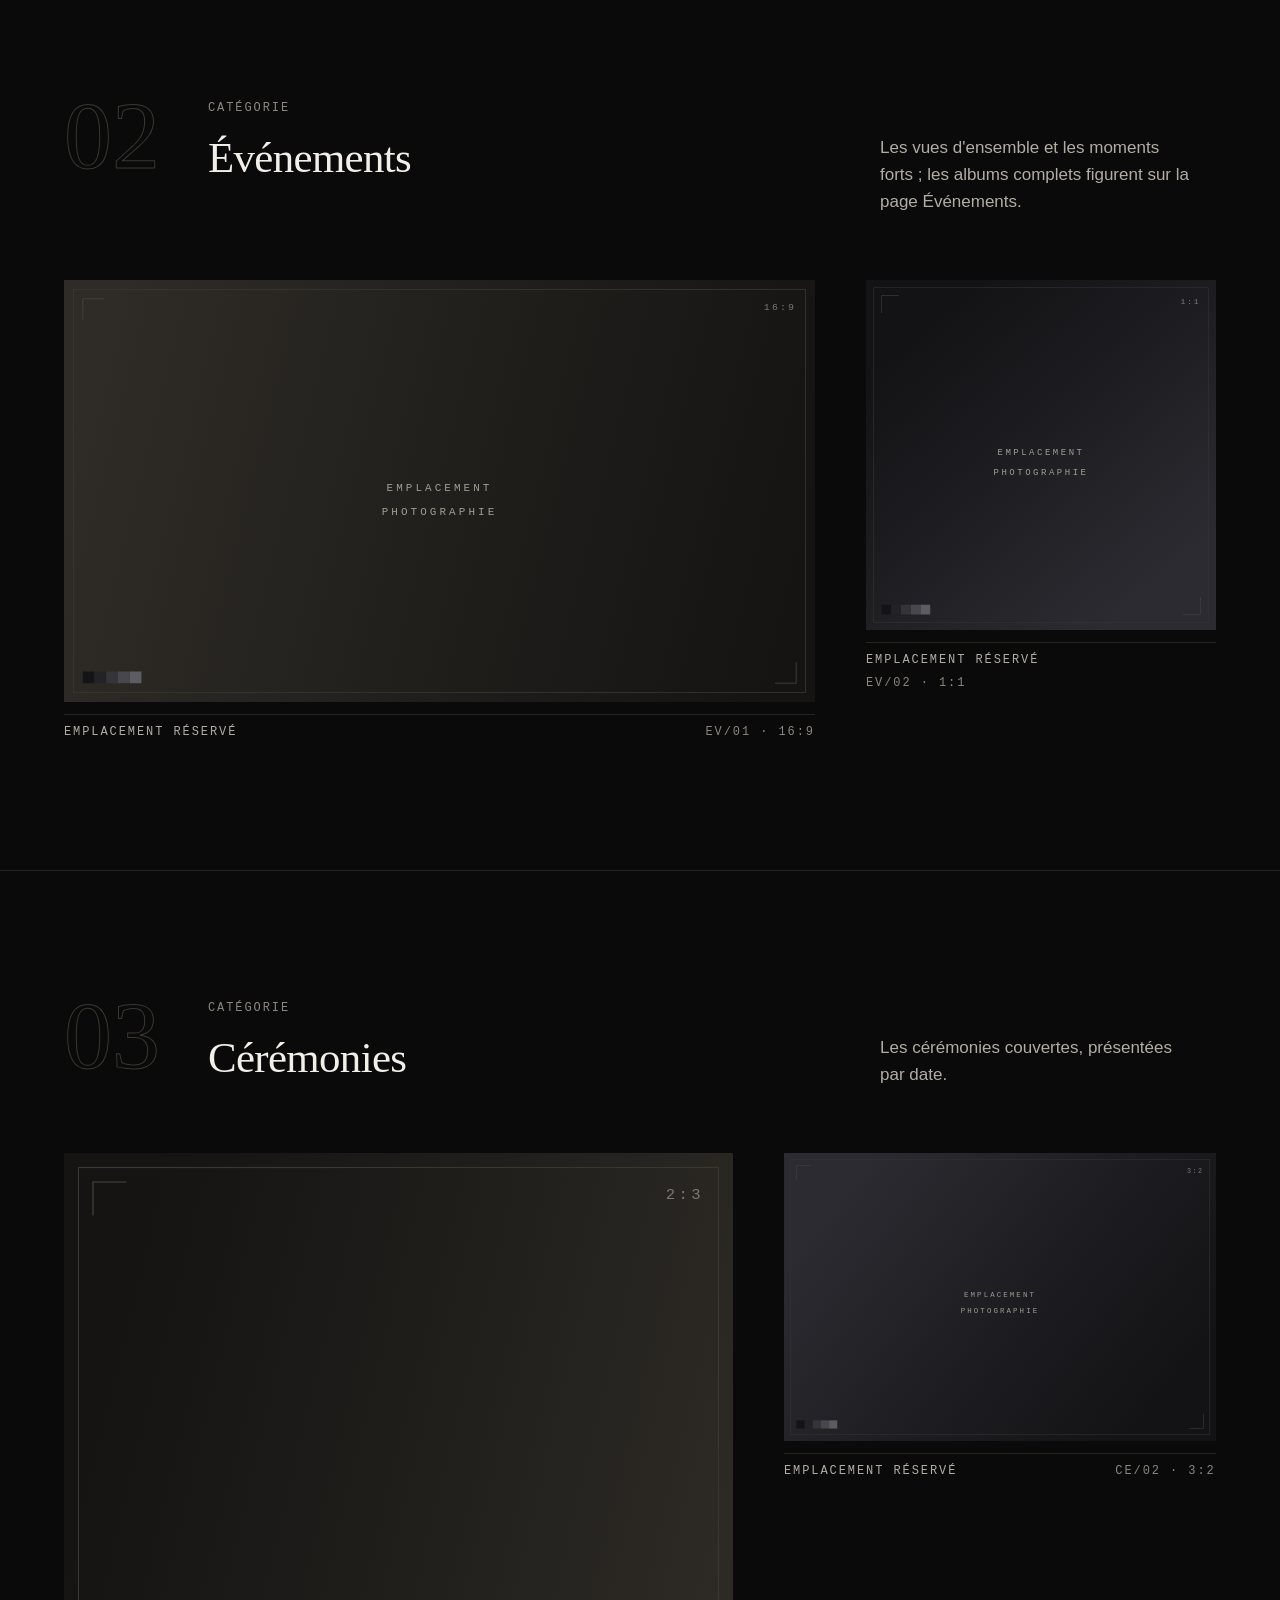
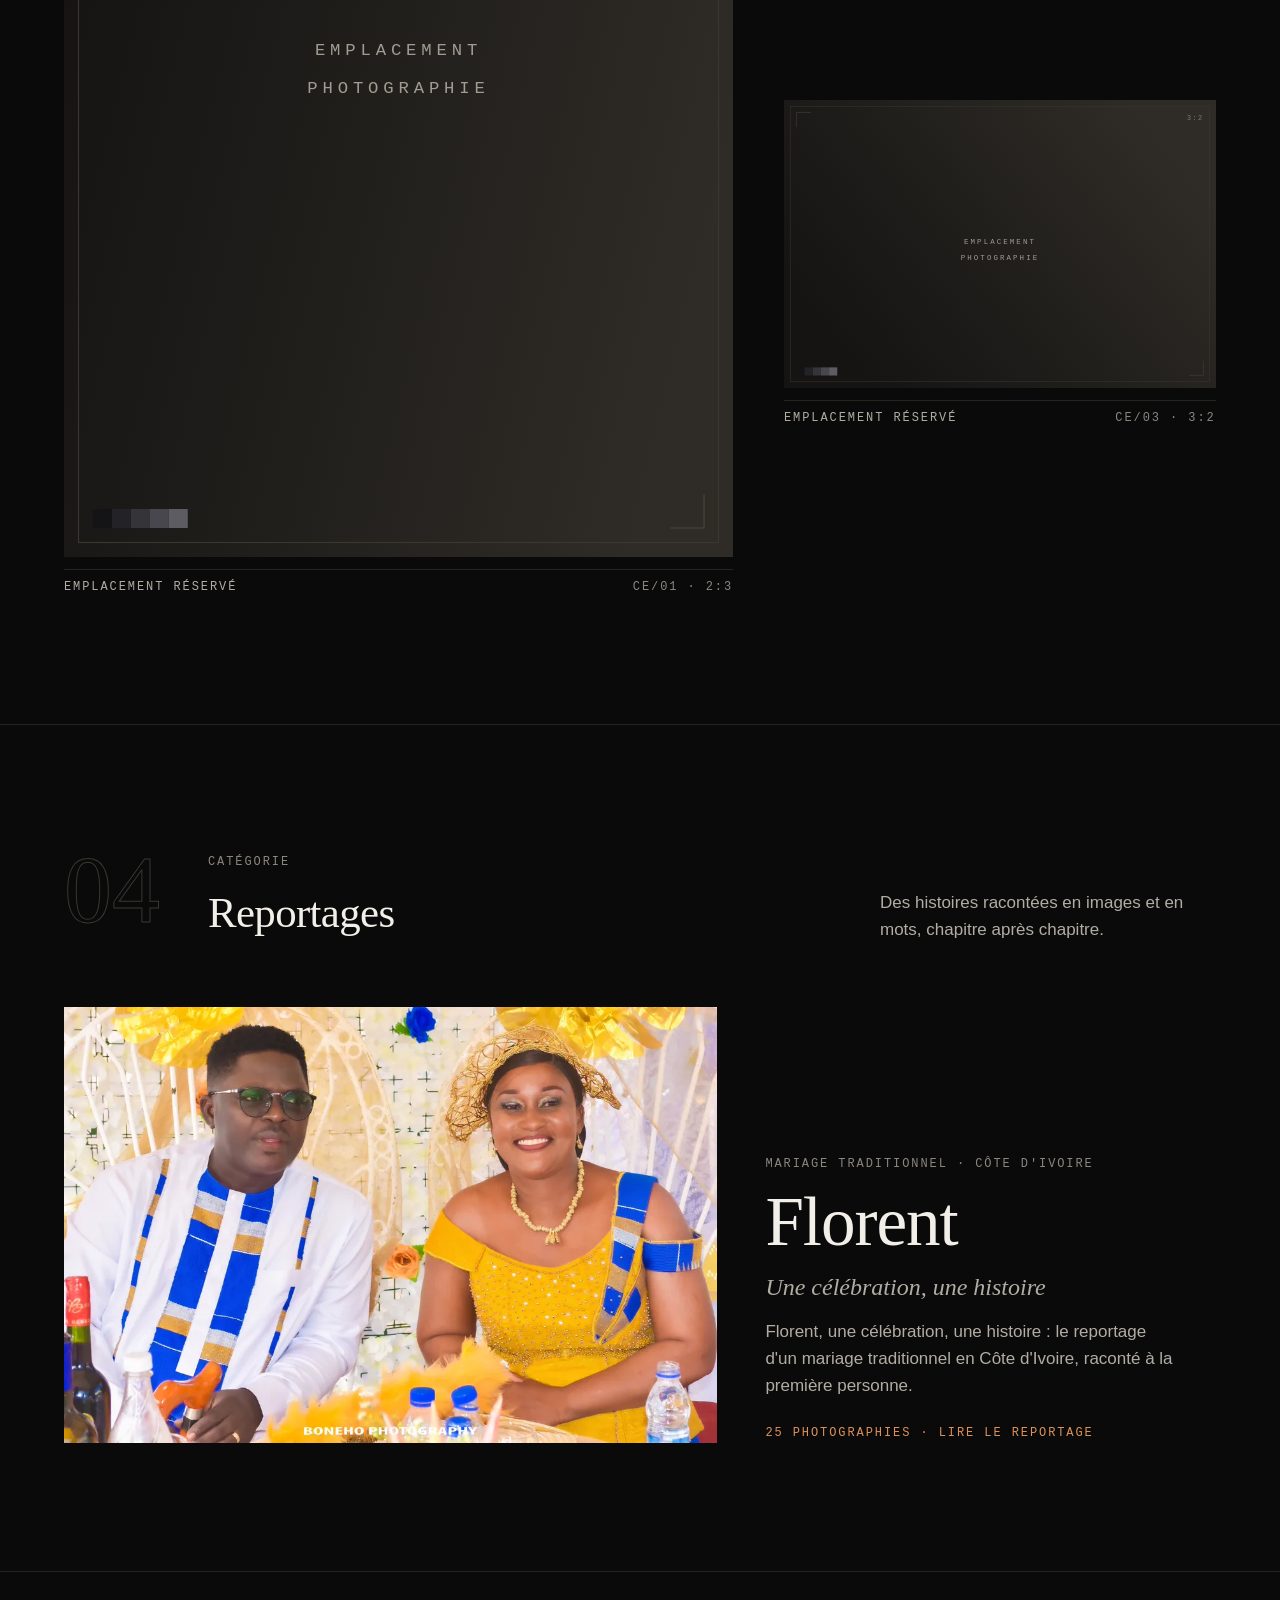
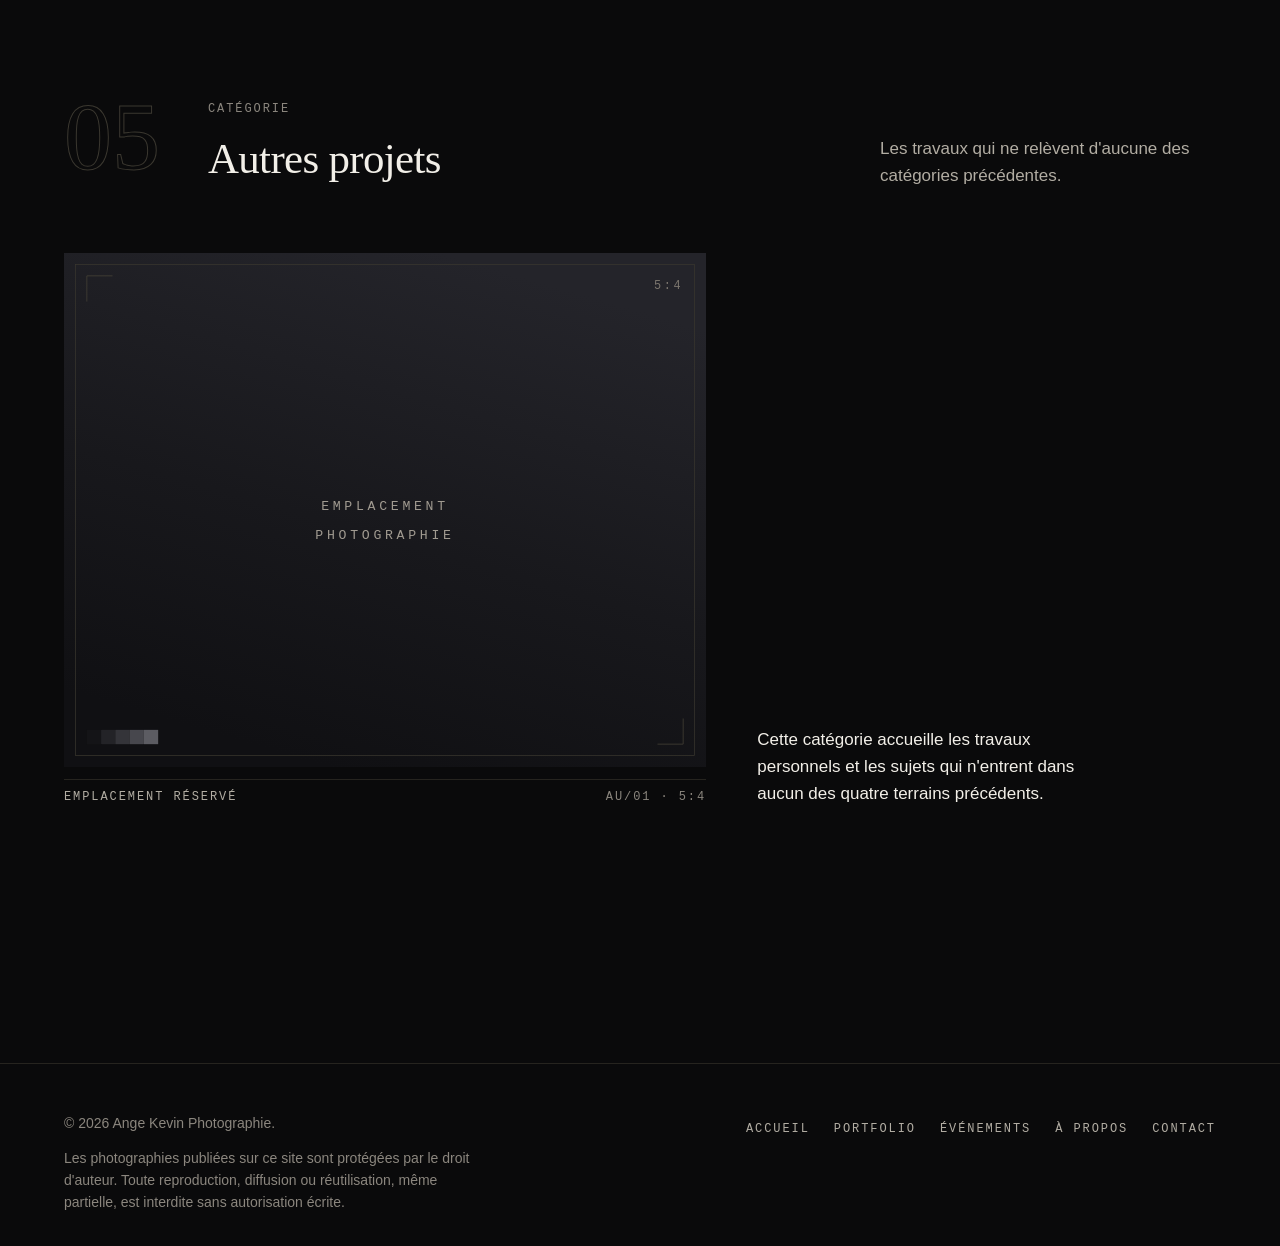
<file: portfolio.html>
<!doctype html>
<html lang="fr">
<head>
<meta charset="utf-8">
<meta name="viewport" content="width=device-width, initial-scale=1">
<title>Portfolio — Ange Kevin Photographie</title>
<meta name="description" content="Le portfolio d'Ange Kevin Photographie, organisé par terrain : portraits, événements, cérémonies, reportages et autres projets.">
<meta name="theme-color" content="#0a0a0b">
<meta property="og:type" content="website">
<meta property="og:site_name" content="Ange Kevin Photographie">
<meta property="og:locale" content="fr_FR">
<meta property="og:title" content="Portfolio — Ange Kevin Photographie">
<meta property="og:description" content="Le portfolio d'Ange Kevin Photographie, organisé par terrain : portraits, événements, cérémonies, reportages et autres projets.">
<meta property="og:image" content="assets/img/og-cover.png">
<meta property="og:image:alt" content="Ange Kevin Photographie">
<meta name="twitter:card" content="summary_large_image">
<link rel="icon" href="assets/img/favicon.svg" type="image/svg+xml">
<link rel="stylesheet" href="assets/css/tokens.css">
<link rel="stylesheet" href="assets/css/base.css">
<link rel="stylesheet" href="assets/css/site.css">
<link rel="modulepreload" href="assets/js/main.js">
<link rel="modulepreload" href="assets/js/nav.js">
<link rel="modulepreload" href="assets/js/reveal.js">
<link rel="modulepreload" href="assets/js/albums.js">
<script>
  /* Marque la disponibilité de JavaScript, puis déclenche la séquence
     d'entrée dès la deuxième image. Indépendant des modules : si leur
     chargement échoue, le contenu s'affiche malgré tout. */
  var root = document.documentElement;
  root.className = "js";
  requestAnimationFrame(function () {
    requestAnimationFrame(function () { root.classList.add("is-ready"); });
  });
  /* Filet de sécurité : si le module de révélation n'a pas démarré au bout
     de trois secondes, les photographies sont affichées sans attendre. */
  setTimeout(function () {
    if (!root.dataset.revealReady) root.classList.add("no-reveal");
  }, 3000);
</script>
</head>
<body>

<div class="progress" aria-hidden="true"></div>
<a class="skip" href="#contenu">Aller au contenu</a>

<header class="site-header" data-header>
  <div class="site-header__inner shell">
    <a class="brand" href="index.html">
      <img class="brand__mark" src="assets/img/brand/logo-320.webp"
           srcset="assets/img/brand/logo-320.webp 320w, assets/img/brand/logo-640.webp 640w"
           sizes="(min-width: 64em) 11rem, 9rem" width="320" height="107" alt="Ange Kevin Photographie">
      <span class="visually-hidden">— retour à l'accueil</span>
    </a>

    <nav class="nav" aria-label="Navigation principale">
      <ul class="nav__list">
        <li><a href="index.html">Accueil</a></li>
        <li><a href="portfolio.html" aria-current="page">Portfolio</a></li>
        <li><a href="evenements.html">Événements</a></li>
        <li><a href="a-propos.html">À propos</a></li>
        <li><a href="contact.html">Contact</a></li>
      </ul>
    </nav>

    <button class="nav-toggle" type="button" aria-haspopup="dialog" data-menu-open>
      <span class="nav-toggle__glyph" aria-hidden="true"><i></i><i></i></span>
      <span>Menu</span>
    </button>
  </div>
</header>
<div class="header-sentinel" data-header-sentinel aria-hidden="true"></div>

<main id="contenu">

  <section class="page-head">
    <div class="page-head__inner shell">
      <div>
        <p class="eyebrow" data-intro="1">Portfolio</p>
        <h1 data-intro="2">Les images, par terrain</h1>
      </div>
      <p class="lead" data-intro="3">
        Cinq catégories, prêtes à recevoir les sélections au fil des séances.
      </p>
    </div>
  </section>

  <nav class="rail" aria-label="Catégories du portfolio" data-rail>
    <div class="shell">
      <ul>
        <li><a href="#portraits">Portraits</a></li>
        <li><a href="#evenements">Événements</a></li>
        <li><a href="#ceremonies">Cérémonies</a></li>
        <li><a href="#reportages">Reportages</a></li>
        <li><a href="#autres">Autres projets</a></li>
      </ul>
    </div>
  </nav>

  <section class="section" id="portraits" aria-labelledby="t-portraits">
    <div class="shell">
      <div class="section__head">
        <p class="folio" aria-hidden="true">01</p>
        <p class="eyebrow">Catégorie</p>
        <h2 class="section__title" id="t-portraits">Portraits</h2>
        <p class="section__note">Les portraits retenus après chaque séance prendront place ici.</p>
      </div>
      <div class="composition composition--duo" data-reveal-group>
        <figure class="plate" data-reveal="wipe">
          <span class="plate__frame">
            <img src="assets/img/placeholders/plate-2x3-a.svg" width="1200" height="1800"
                 alt="" fetchpriority="high" decoding="async">
          </span>
          <figcaption class="plate__caption mono">
            <b>Emplacement réservé</b><span class="plate__ref">PO/01 · 2:3</span>
          </figcaption>
        </figure>
        <figure class="plate" data-reveal="wipe">
          <span class="plate__frame">
            <img src="assets/img/placeholders/plate-4x5-a.svg" width="1440" height="1800"
                 alt="" loading="lazy" decoding="async">
          </span>
          <figcaption class="plate__caption mono">
            <b>Emplacement réservé</b><span class="plate__ref">PO/02 · 4:5</span>
          </figcaption>
        </figure>
      </div>
    </div>
  </section>

  <section class="section" id="evenements" aria-labelledby="t-evenements">
    <div class="shell">
      <div class="section__head">
        <p class="folio" aria-hidden="true">02</p>
        <p class="eyebrow">Catégorie</p>
        <h2 class="section__title" id="t-evenements">Événements</h2>
        <p class="section__note">Les vues d'ensemble et les moments forts ; les albums complets figurent sur la page Événements.</p>
      </div>
      <div class="composition composition--trio" data-reveal-group>
        <figure class="plate" data-reveal="wipe">
          <span class="plate__frame">
            <img src="assets/img/placeholders/plate-16x9-a.svg" width="1920" height="1080"
                 alt="" loading="lazy" decoding="async">
          </span>
          <figcaption class="plate__caption mono">
            <b>Emplacement réservé</b><span class="plate__ref">EV/01 · 16:9</span>
          </figcaption>
        </figure>
        <figure class="plate" data-reveal="wipe">
          <span class="plate__frame">
            <img src="assets/img/placeholders/plate-1x1-a.svg" width="1400" height="1400"
                 alt="" loading="lazy" decoding="async">
          </span>
          <figcaption class="plate__caption mono">
            <b>Emplacement réservé</b><span class="plate__ref">EV/02 · 1:1</span>
          </figcaption>
        </figure>
      </div>
    </div>
  </section>

  <section class="section" id="ceremonies" aria-labelledby="t-ceremonies">
    <div class="shell">
      <div class="section__head">
        <p class="folio" aria-hidden="true">03</p>
        <p class="eyebrow">Catégorie</p>
        <h2 class="section__title" id="t-ceremonies">Cérémonies</h2>
        <p class="section__note">Les cérémonies couvertes, présentées par date.</p>
      </div>
      <div class="composition composition--lead" data-reveal-group>
        <figure class="plate" data-reveal="wipe">
          <span class="plate__frame">
            <img src="assets/img/placeholders/plate-2x3-b.svg" width="1200" height="1800"
                 alt="" loading="lazy" decoding="async">
          </span>
          <figcaption class="plate__caption mono">
            <b>Emplacement réservé</b><span class="plate__ref">CE/01 · 2:3</span>
          </figcaption>
        </figure>
        <figure class="plate" data-reveal="wipe">
          <span class="plate__frame">
            <img src="assets/img/placeholders/plate-3x2-a.svg" width="1800" height="1200"
                 alt="" loading="lazy" decoding="async">
          </span>
          <figcaption class="plate__caption mono">
            <b>Emplacement réservé</b><span class="plate__ref">CE/02 · 3:2</span>
          </figcaption>
        </figure>
        <figure class="plate" data-reveal="wipe">
          <span class="plate__frame">
            <img src="assets/img/placeholders/plate-3x2-b.svg" width="1800" height="1200"
                 alt="" loading="lazy" decoding="async">
          </span>
          <figcaption class="plate__caption mono">
            <b>Emplacement réservé</b><span class="plate__ref">CE/03 · 3:2</span>
          </figcaption>
        </figure>
      </div>
    </div>
  </section>

  <section class="section" id="reportages" aria-labelledby="t-reportages">
    <div class="shell">
      <div class="section__head">
        <p class="folio" aria-hidden="true">04</p>
        <p class="eyebrow">Catégorie</p>
        <h2 class="section__title" id="t-reportages">Reportages</h2>
        <p class="section__note">Des histoires racontées en images et en mots, chapitre après chapitre.</p>
      </div>
      <!-- reportages:debut — généré par tools/build-reportages.mjs, ne pas modifier à la main -->
      <div class="reportage-list">
        <article class="reportage-card" data-reveal="rise">
          <div class="plate__frame reportage-card__media">
            <img src="assets/img/reportages/florent/dsc-0148-1024.webp"
                 srcset="assets/img/reportages/florent/dsc-0148-640.webp 640w, assets/img/reportages/florent/dsc-0148-1024.webp 1024w, assets/img/reportages/florent/dsc-0148-1600.webp 1600w, assets/img/reportages/florent/dsc-0148-2400.webp 2400w"
                 sizes="(min-width: 48em) min(60vw, 60rem), 100vw"
                 width="2400" height="1600" loading="lazy" decoding="async"
                 alt="Florent et son épouse assis côte à côte devant un décor blanc et doré : lui en tenue blanche à bande bleue, elle en robe jaune, souriante.">
          </div>
          <div class="reportage-card__body">
            <p class="eyebrow">Mariage traditionnel · Côte d&#39;Ivoire</p>
            <h3 class="reportage-card__title"><a href="reportages/florent.html">Florent</a></h3>
            <p class="reportage-card__subtitle">Une célébration, une histoire</p>
            <p class="reportage-card__summary">Florent, une célébration, une histoire : le reportage d&#39;un mariage traditionnel en Côte d&#39;Ivoire, raconté à la première personne.</p>
            <p class="reportage-card__meta mono" aria-hidden="true">25 photographies · Lire le reportage</p>
          </div>
        </article>
      </div>
      <!-- reportages:fin -->
    </div>
  </section>

  <section class="section" id="autres" aria-labelledby="t-autres">
    <div class="shell">
      <div class="section__head">
        <p class="folio" aria-hidden="true">05</p>
        <p class="eyebrow">Catégorie</p>
        <h2 class="section__title" id="t-autres">Autres projets</h2>
        <p class="section__note">Les travaux qui ne relèvent d'aucune des catégories précédentes.</p>
      </div>
      <div class="composition composition--spread" data-reveal-group>
        <figure class="plate" data-reveal="wipe">
          <span class="plate__frame">
            <img src="assets/img/placeholders/plate-5x4-a.svg" width="1800" height="1440"
                 alt="" loading="lazy" decoding="async">
          </span>
          <figcaption class="plate__caption mono">
            <b>Emplacement réservé</b><span class="plate__ref">AU/01 · 5:4</span>
          </figcaption>
        </figure>
        <p class="prose" data-reveal="rise">
          Cette catégorie accueille les travaux personnels et les sujets qui
          n'entrent dans aucun des quatre terrains précédents.
        </p>
      </div>
    </div>
  </section>

</main>

<footer class="site-footer">
  <div class="site-footer__inner shell">
    <nav class="site-footer__nav mono" aria-label="Navigation de pied de page">
      <ul>
        <li><a href="index.html">Accueil</a></li>
        <li><a href="portfolio.html">Portfolio</a></li>
        <li><a href="evenements.html">Événements</a></li>
        <li><a href="a-propos.html">À propos</a></li>
        <li><a href="contact.html">Contact</a></li>
      </ul>
    </nav>
    <div class="site-footer__legal">
      <p>© 2026 Ange Kevin Photographie.</p>
      <p>
        Les photographies publiées sur ce site sont protégées par le droit
        d'auteur. Toute reproduction, diffusion ou réutilisation, même
        partielle, est interdite sans autorisation écrite.
      </p>
    </div>
  </div>
</footer>

<dialog class="menu" id="menu" aria-label="Navigation principale" data-menu>
  <div class="menu__inner shell">
    <div class="menu__top">
      <p class="eyebrow">Navigation</p>
      <button class="menu__close" type="button" data-menu-close>Fermer</button>
    </div>
    <ul class="menu__list">
      <li><a href="index.html"><span class="menu__num" aria-hidden="true">01</span>Accueil</a></li>
      <li><a href="portfolio.html" aria-current="page"><span class="menu__num" aria-hidden="true">02</span>Portfolio</a></li>
      <li><a href="evenements.html"><span class="menu__num" aria-hidden="true">03</span>Événements</a></li>
      <li><a href="a-propos.html"><span class="menu__num" aria-hidden="true">04</span>À propos</a></li>
      <li><a href="contact.html"><span class="menu__num" aria-hidden="true">05</span>Contact</a></li>
    </ul>
    <p class="menu__foot mono">Portraits · Cérémonies · Événements · Reportages</p>
  </div>
</dialog>

<script>
  /* Révèle immédiatement ce qui est déjà dans la fenêtre. Volontairement en
     ligne et en fin de page : exécuté pendant l'analyse du document, sans
     requête, donc sans retarder le plus grand rendu de contenu. La
     révélation au défilement du reste est prise en charge par reveal.js. */
  for (var noeuds = document.querySelectorAll("[data-reveal]"), i = 0; i < noeuds.length; i++) {
    if (noeuds[i].getBoundingClientRect().top < window.innerHeight) {
      noeuds[i].classList.add("is-revealed");
    }
  }
</script>
<script type="module" src="assets/js/main.js"></script>
</body>
</html>
</file>
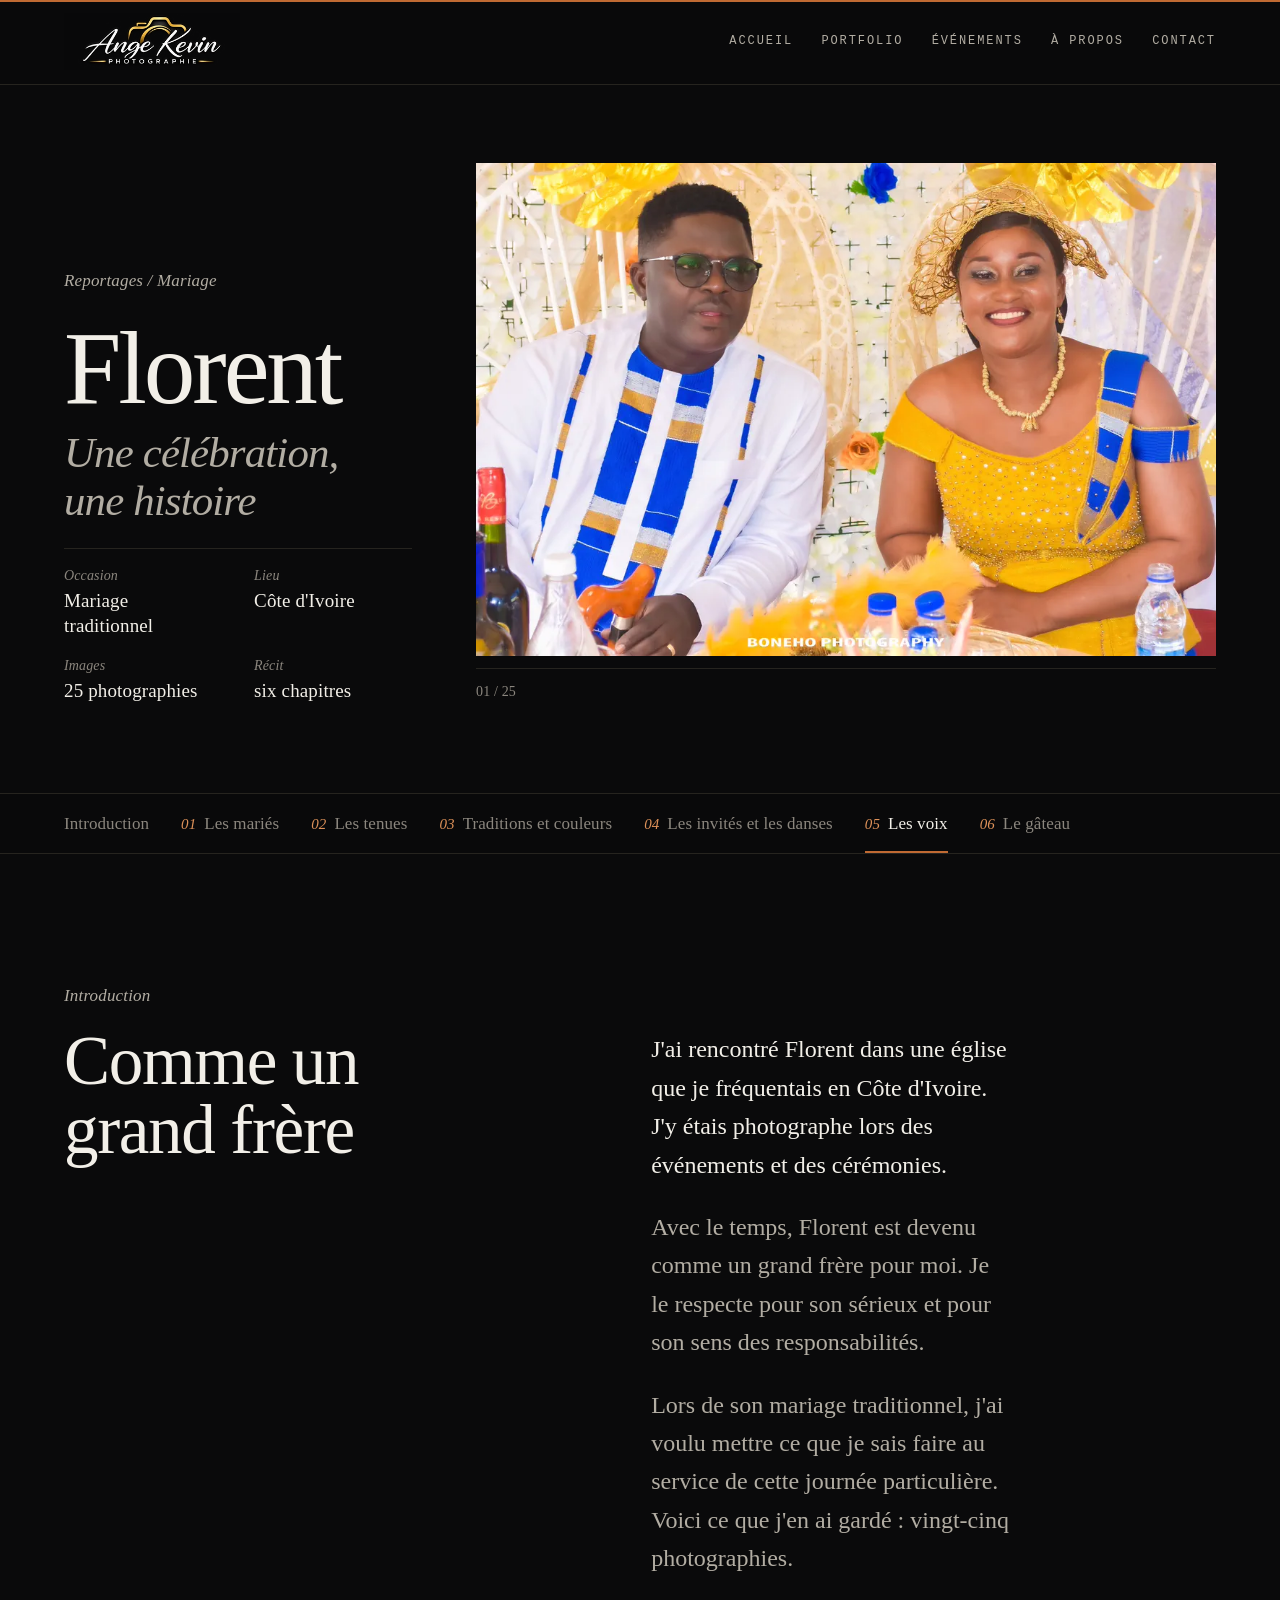
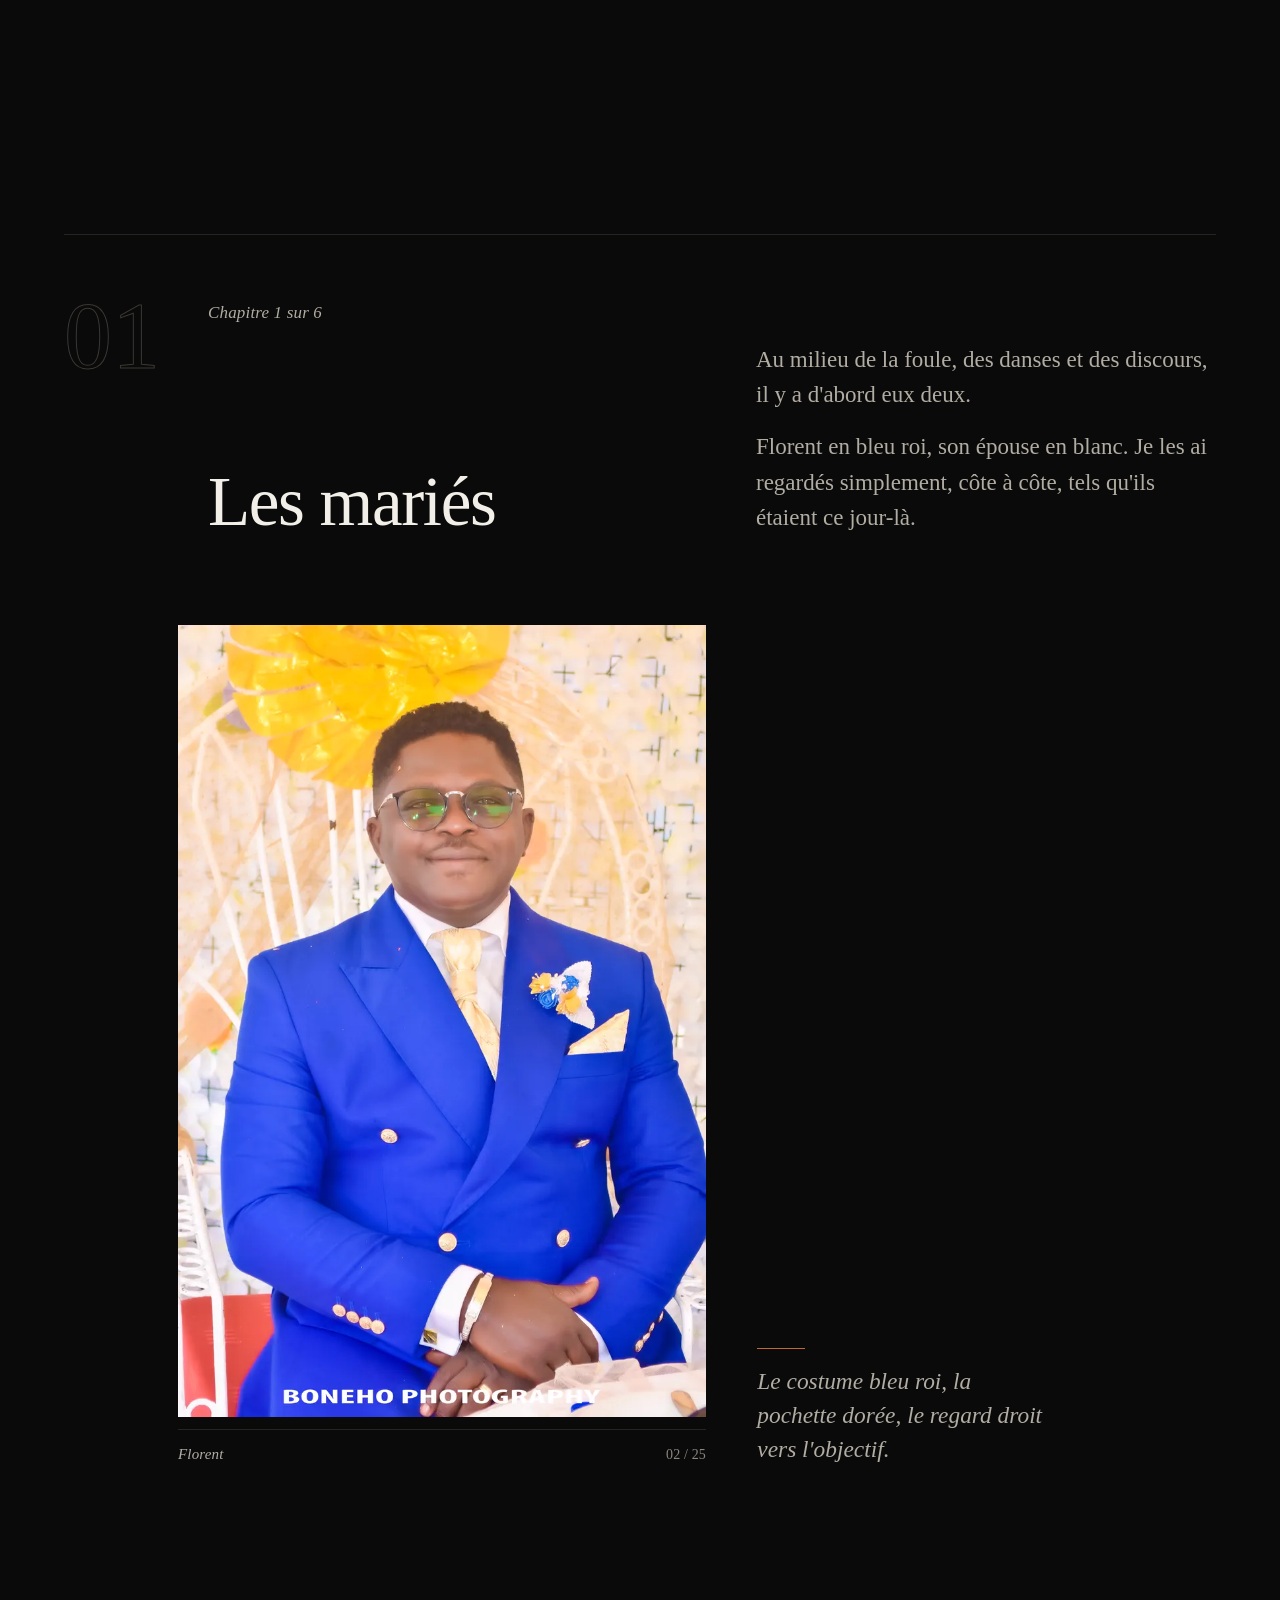
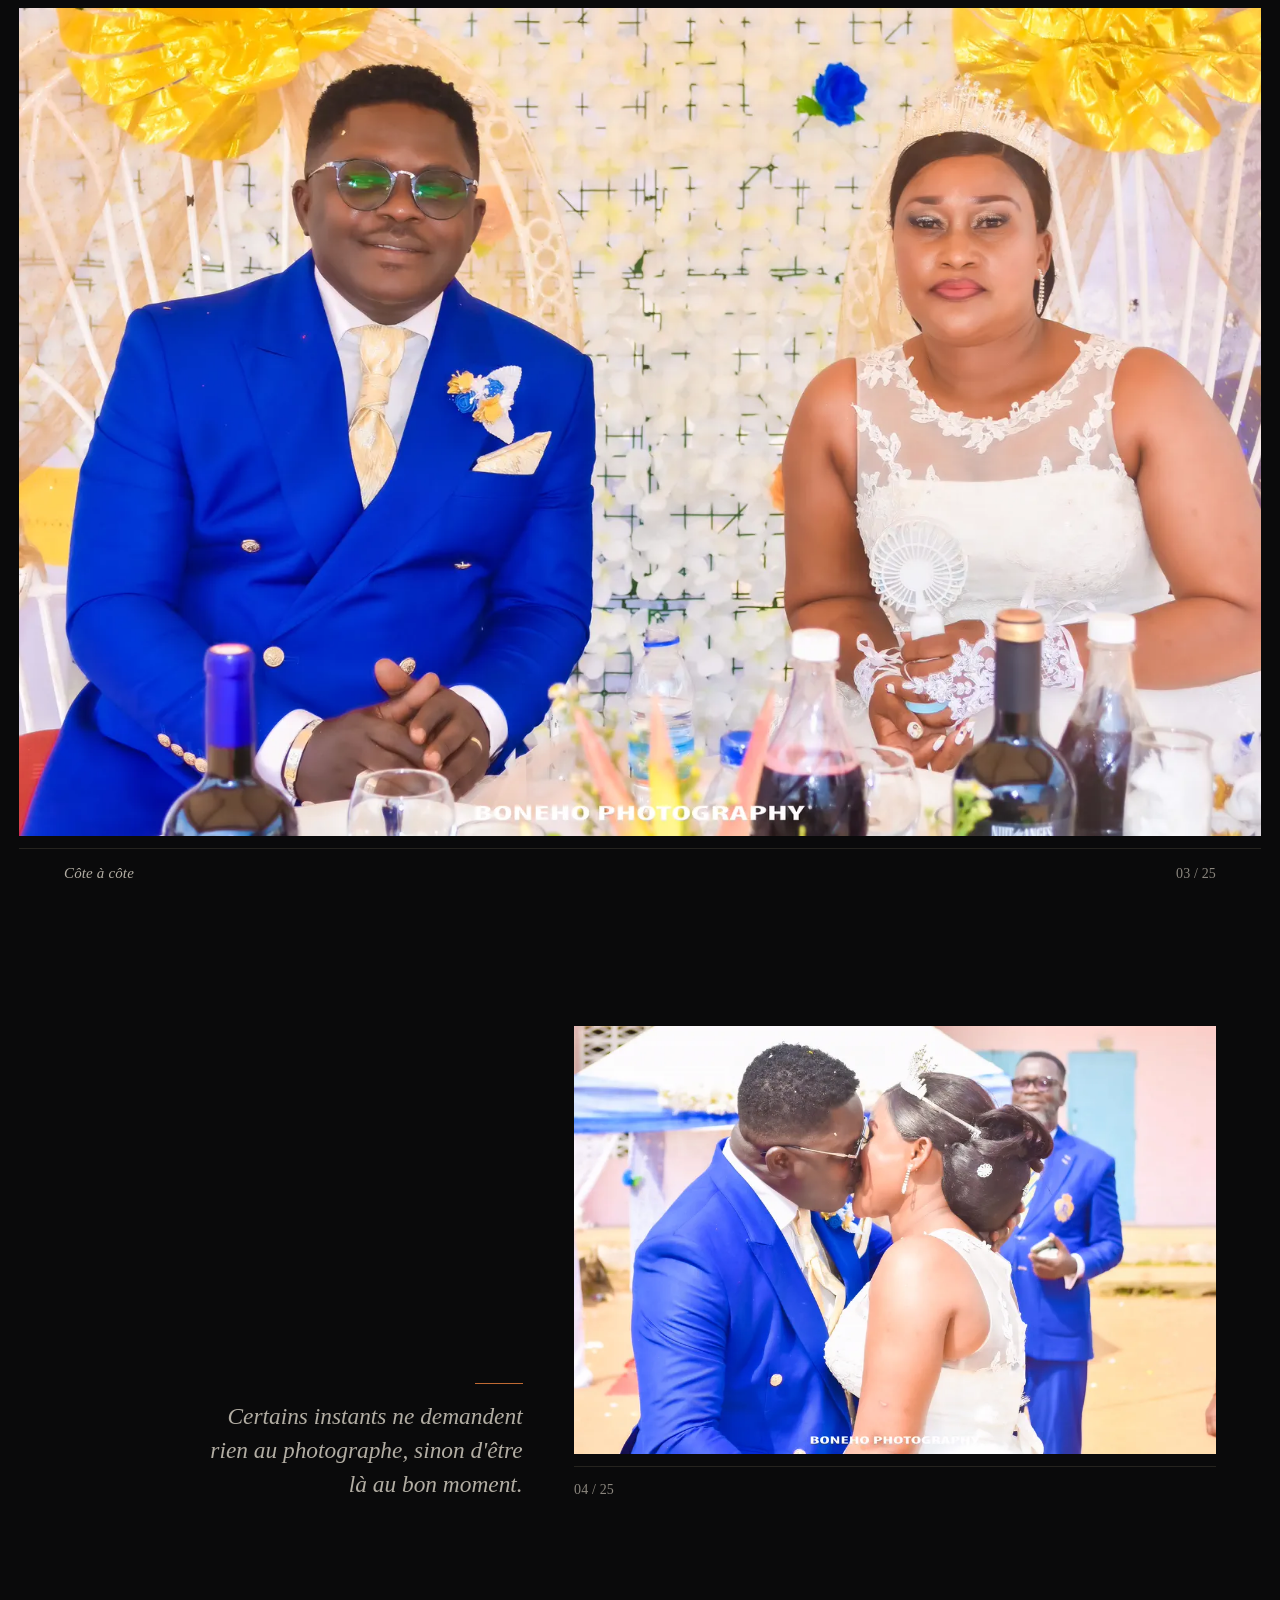
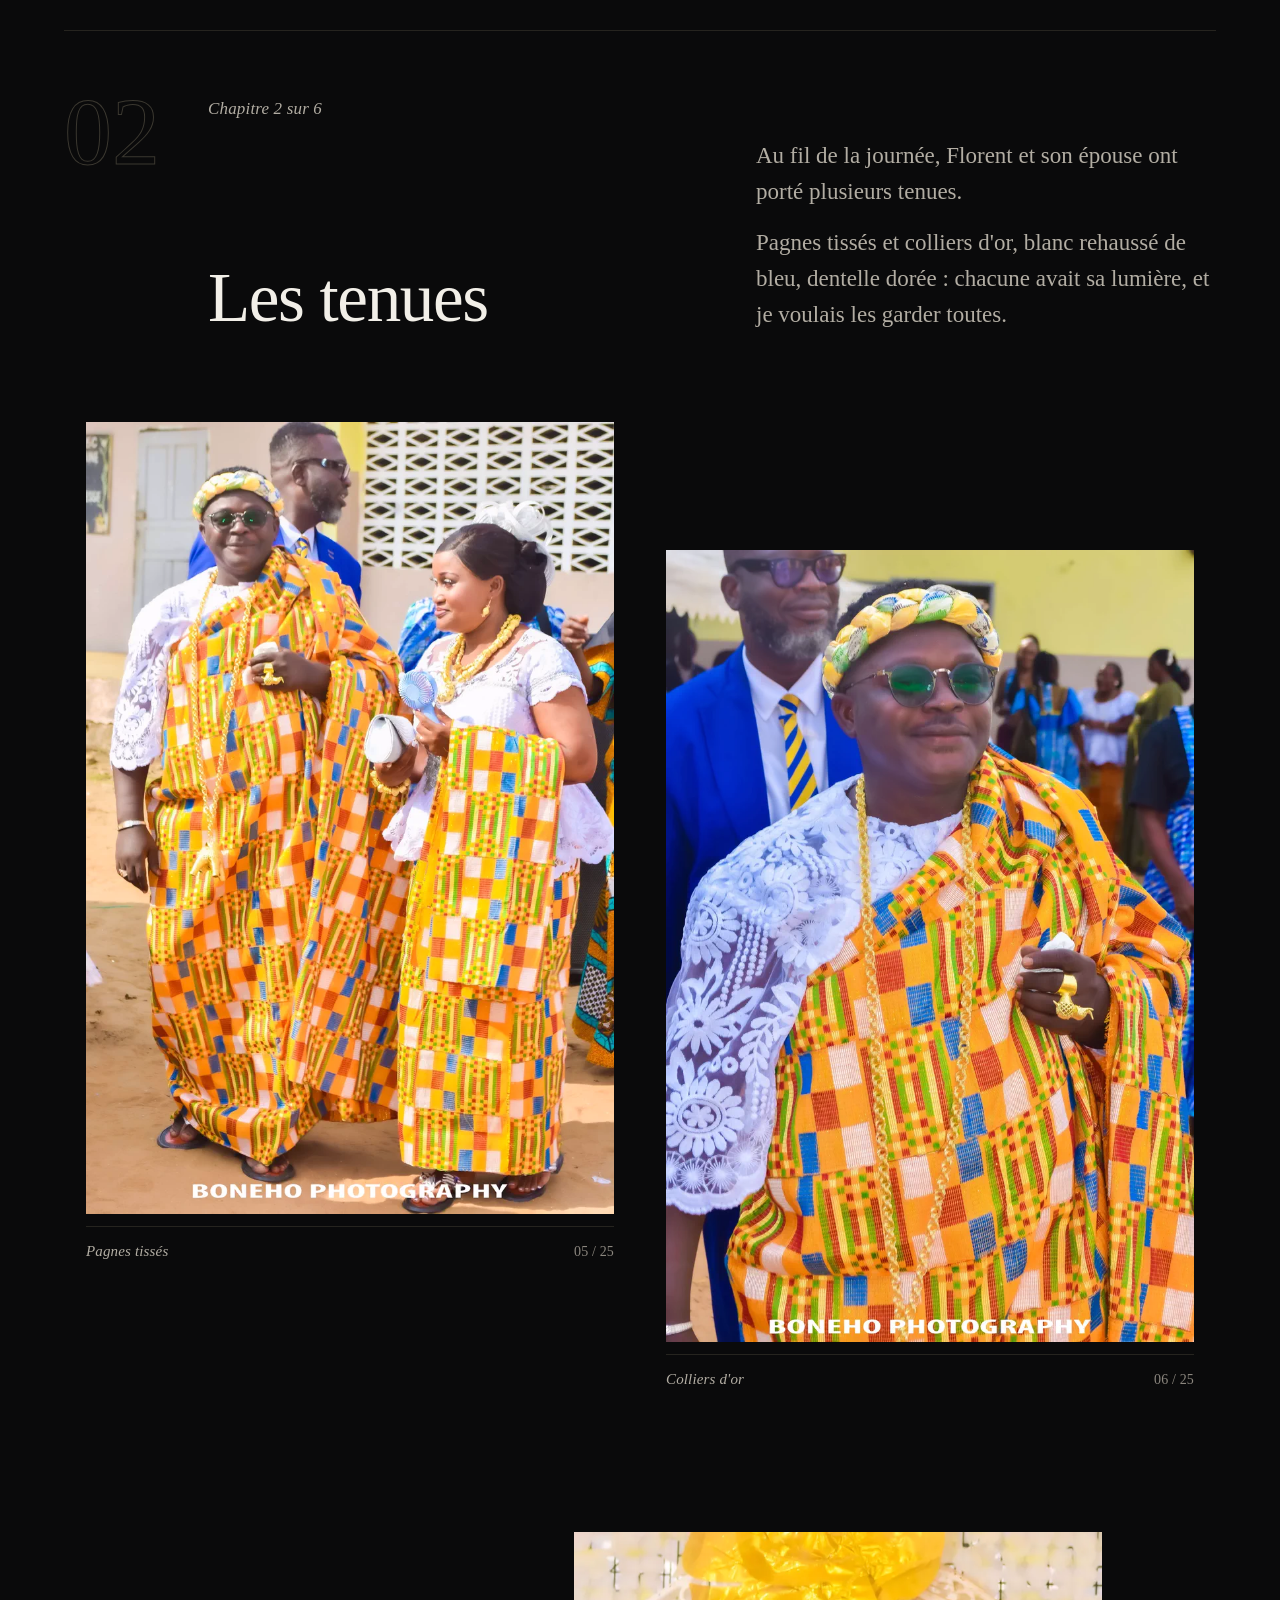
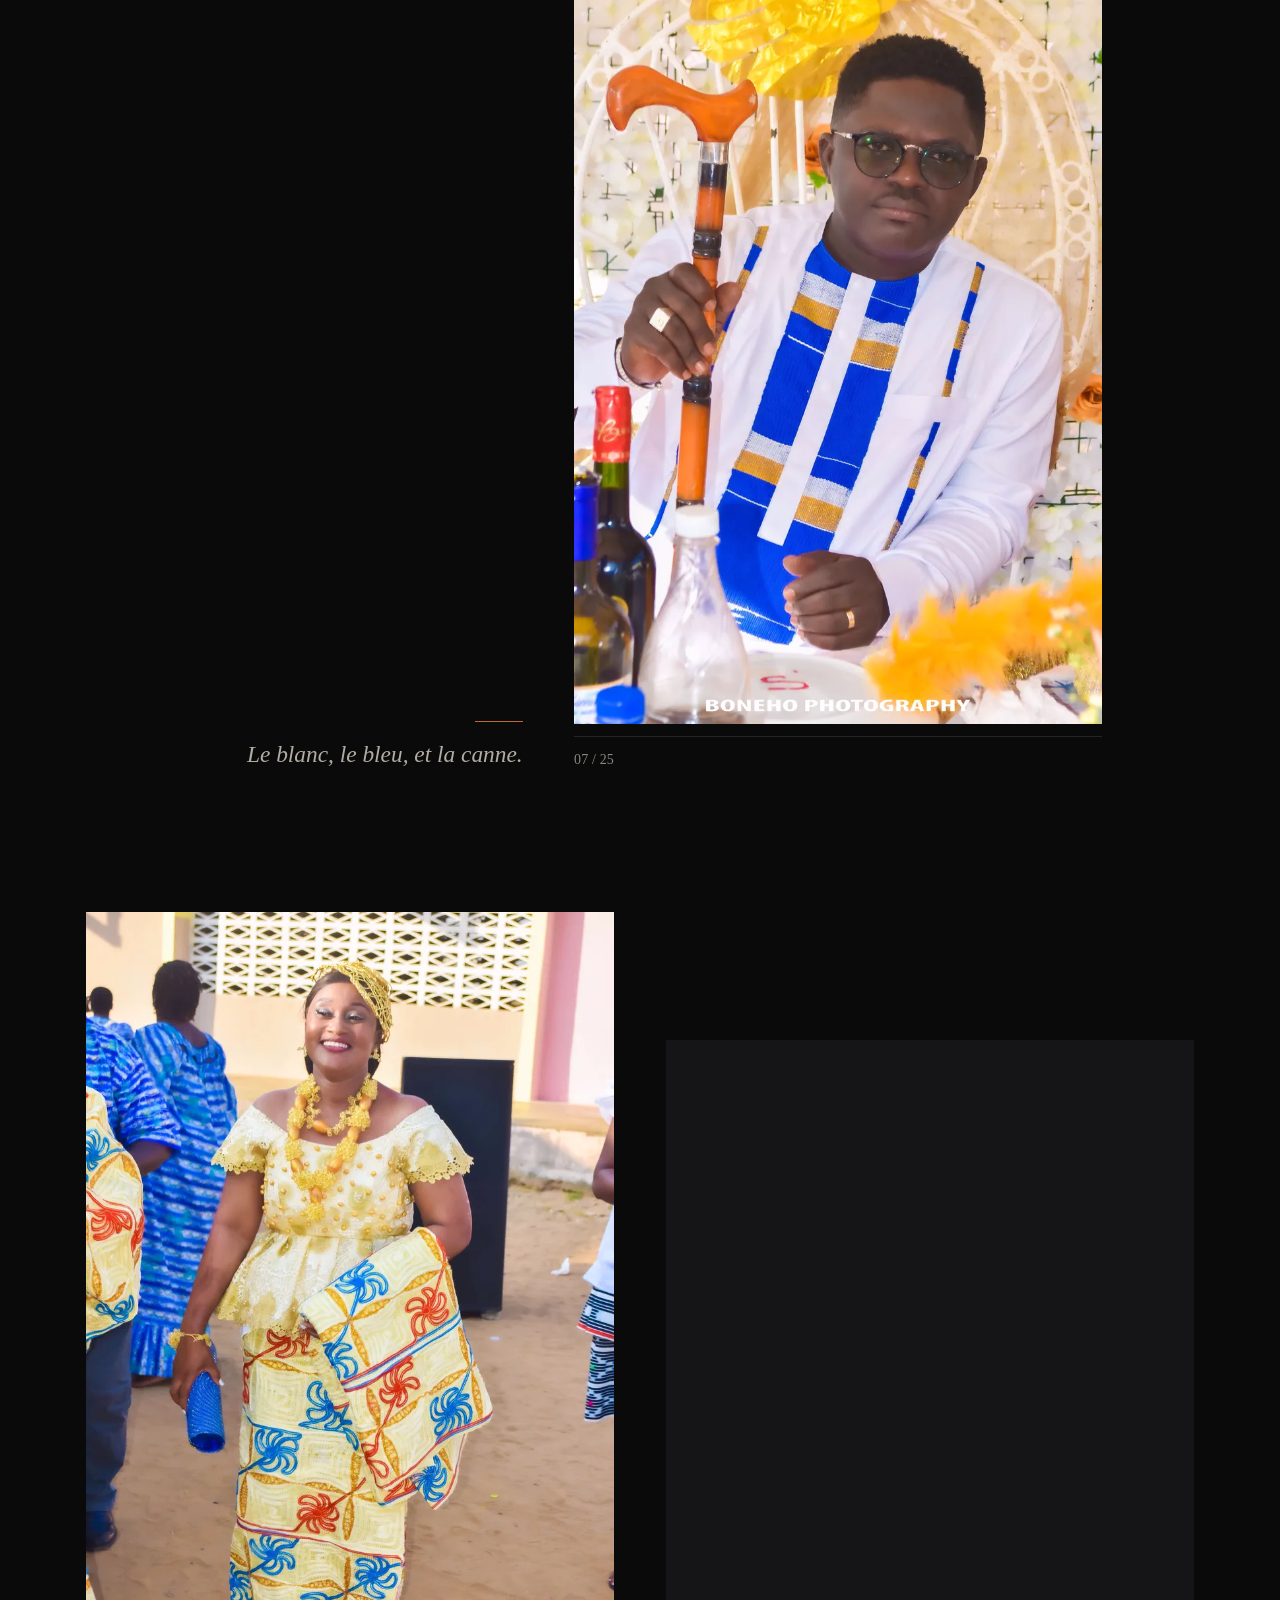
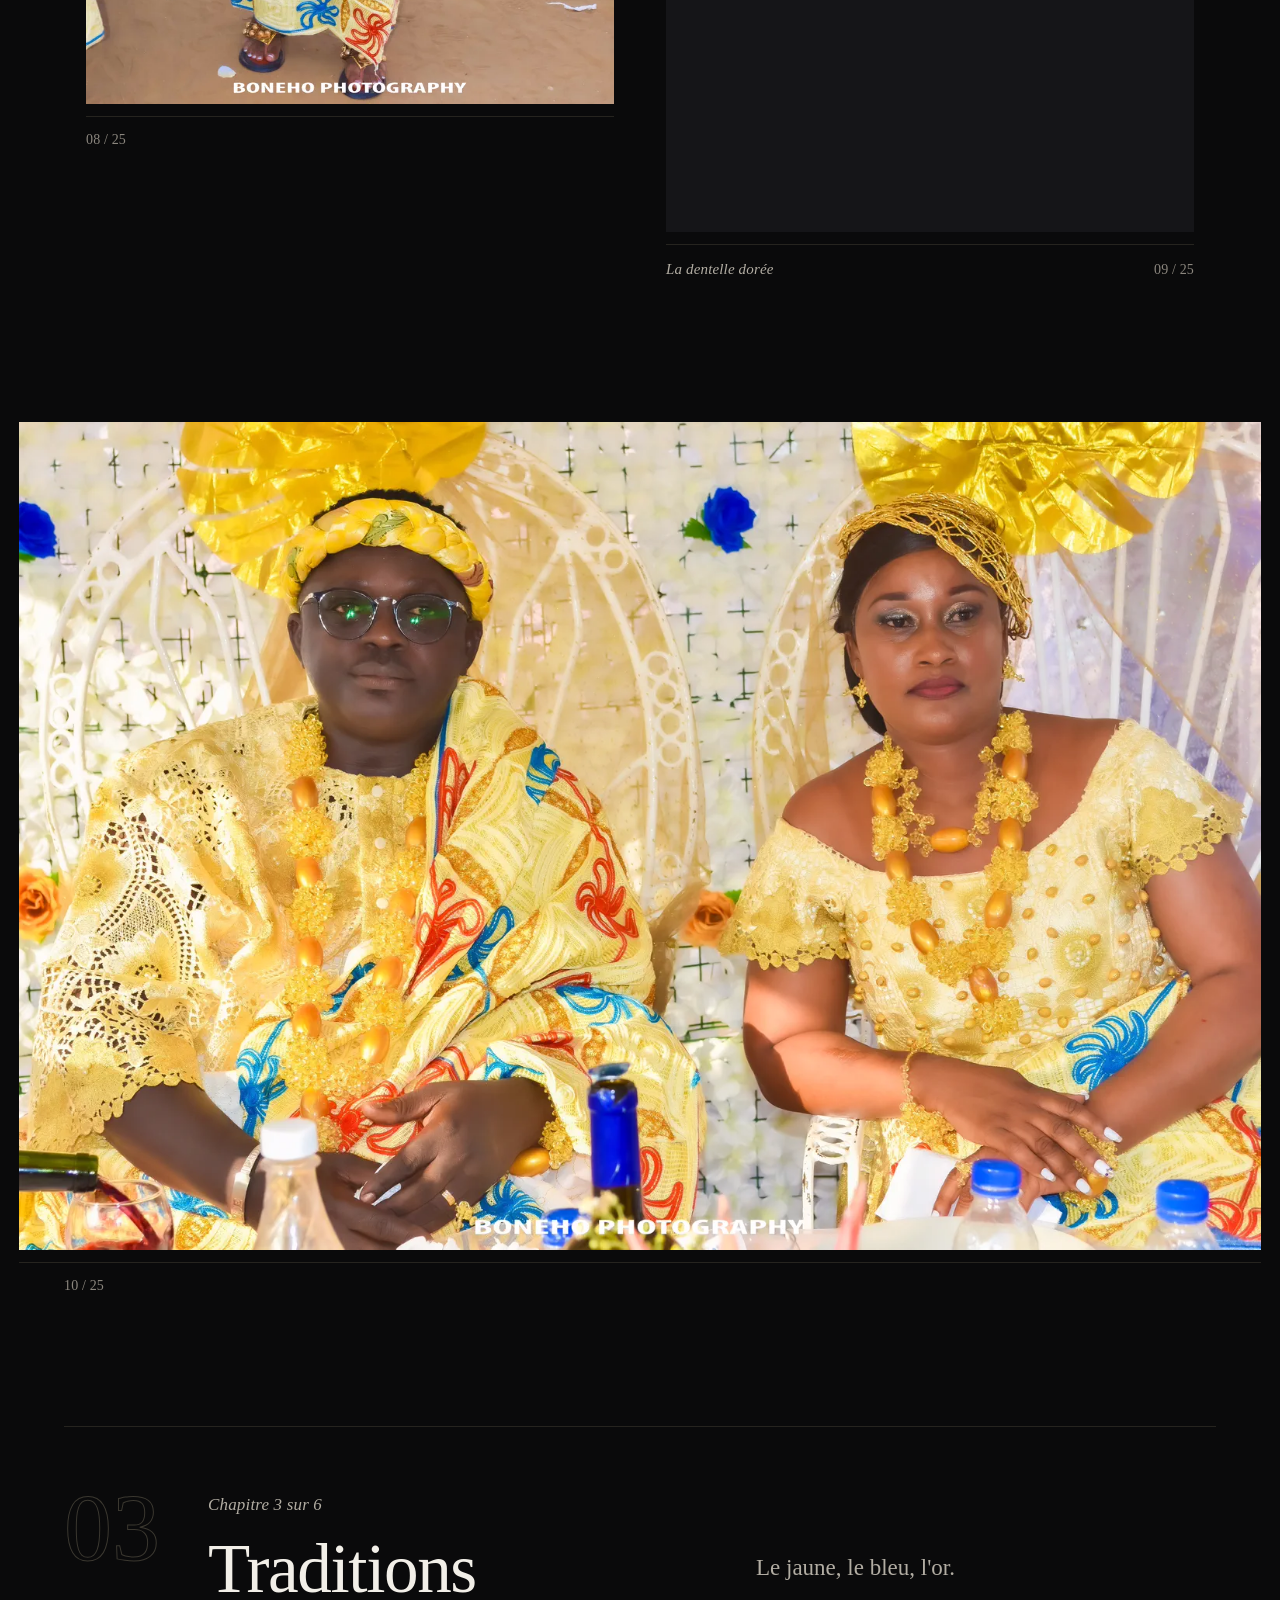
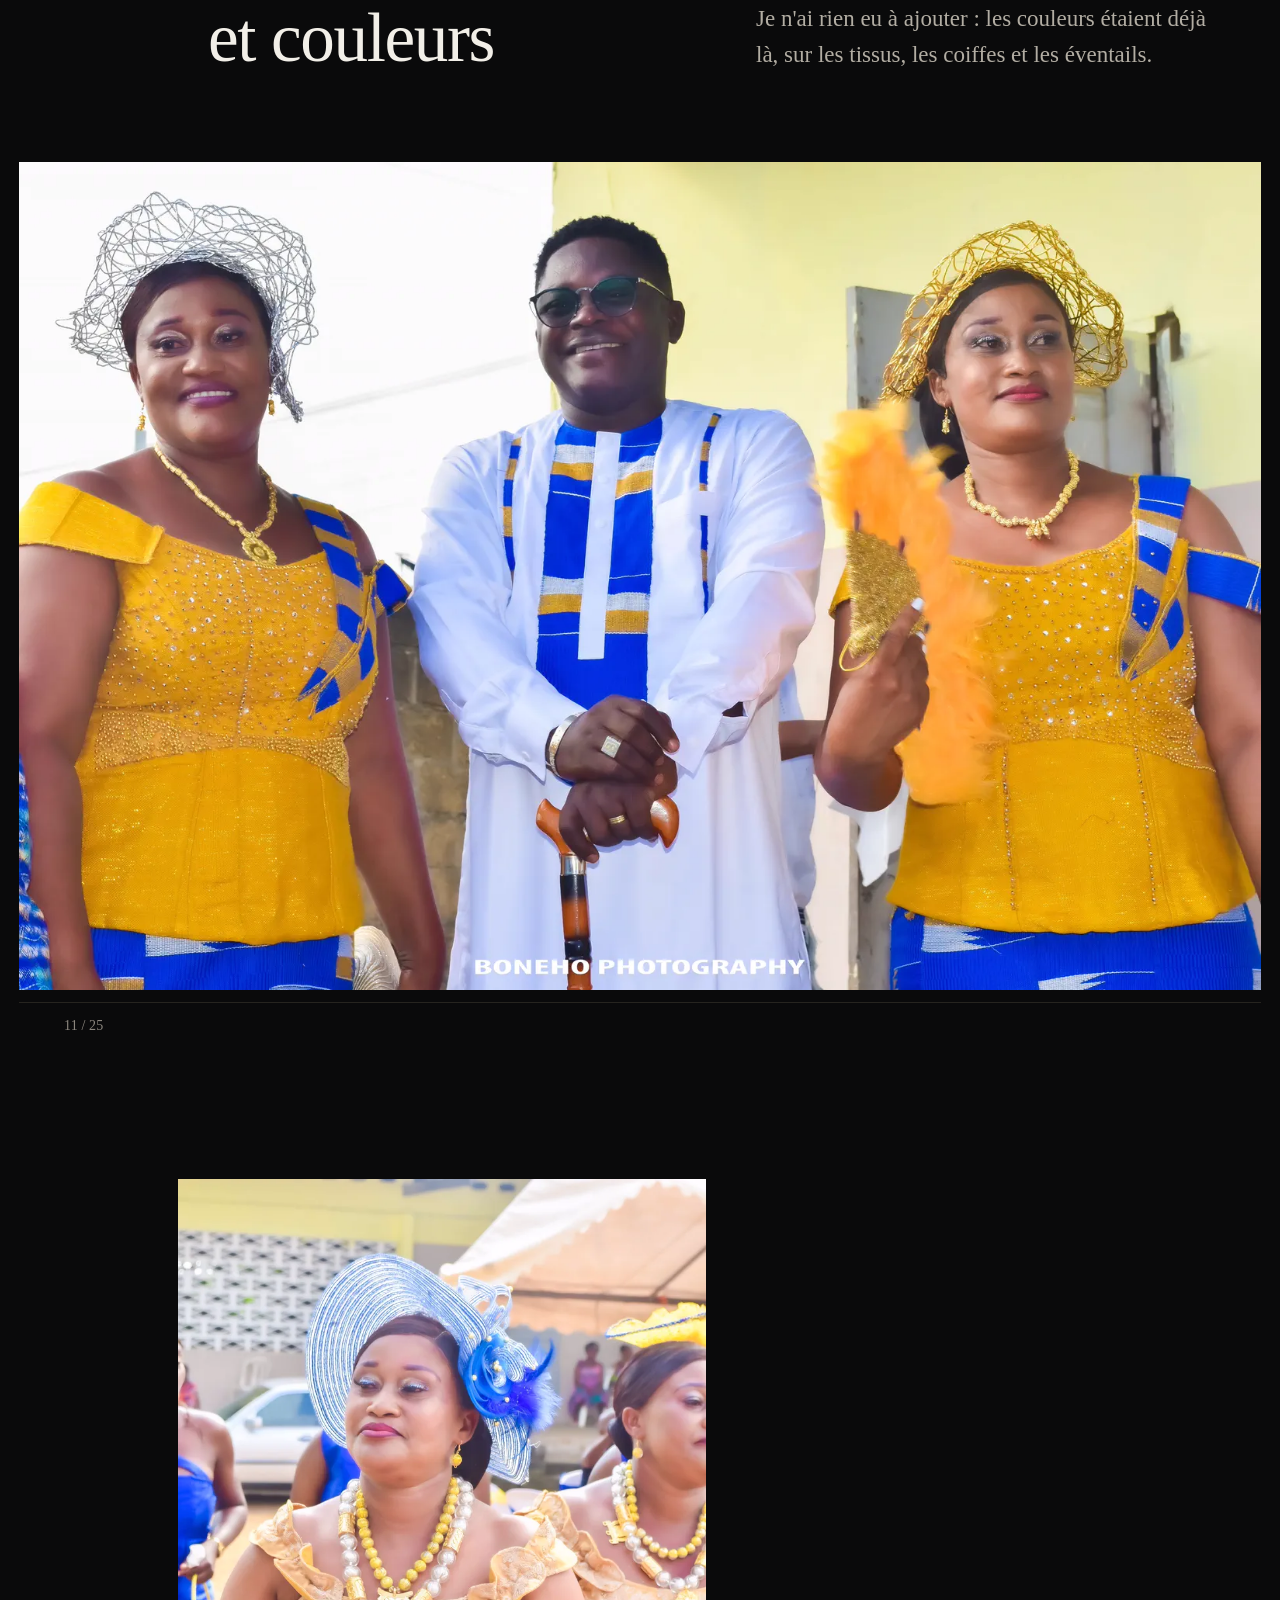
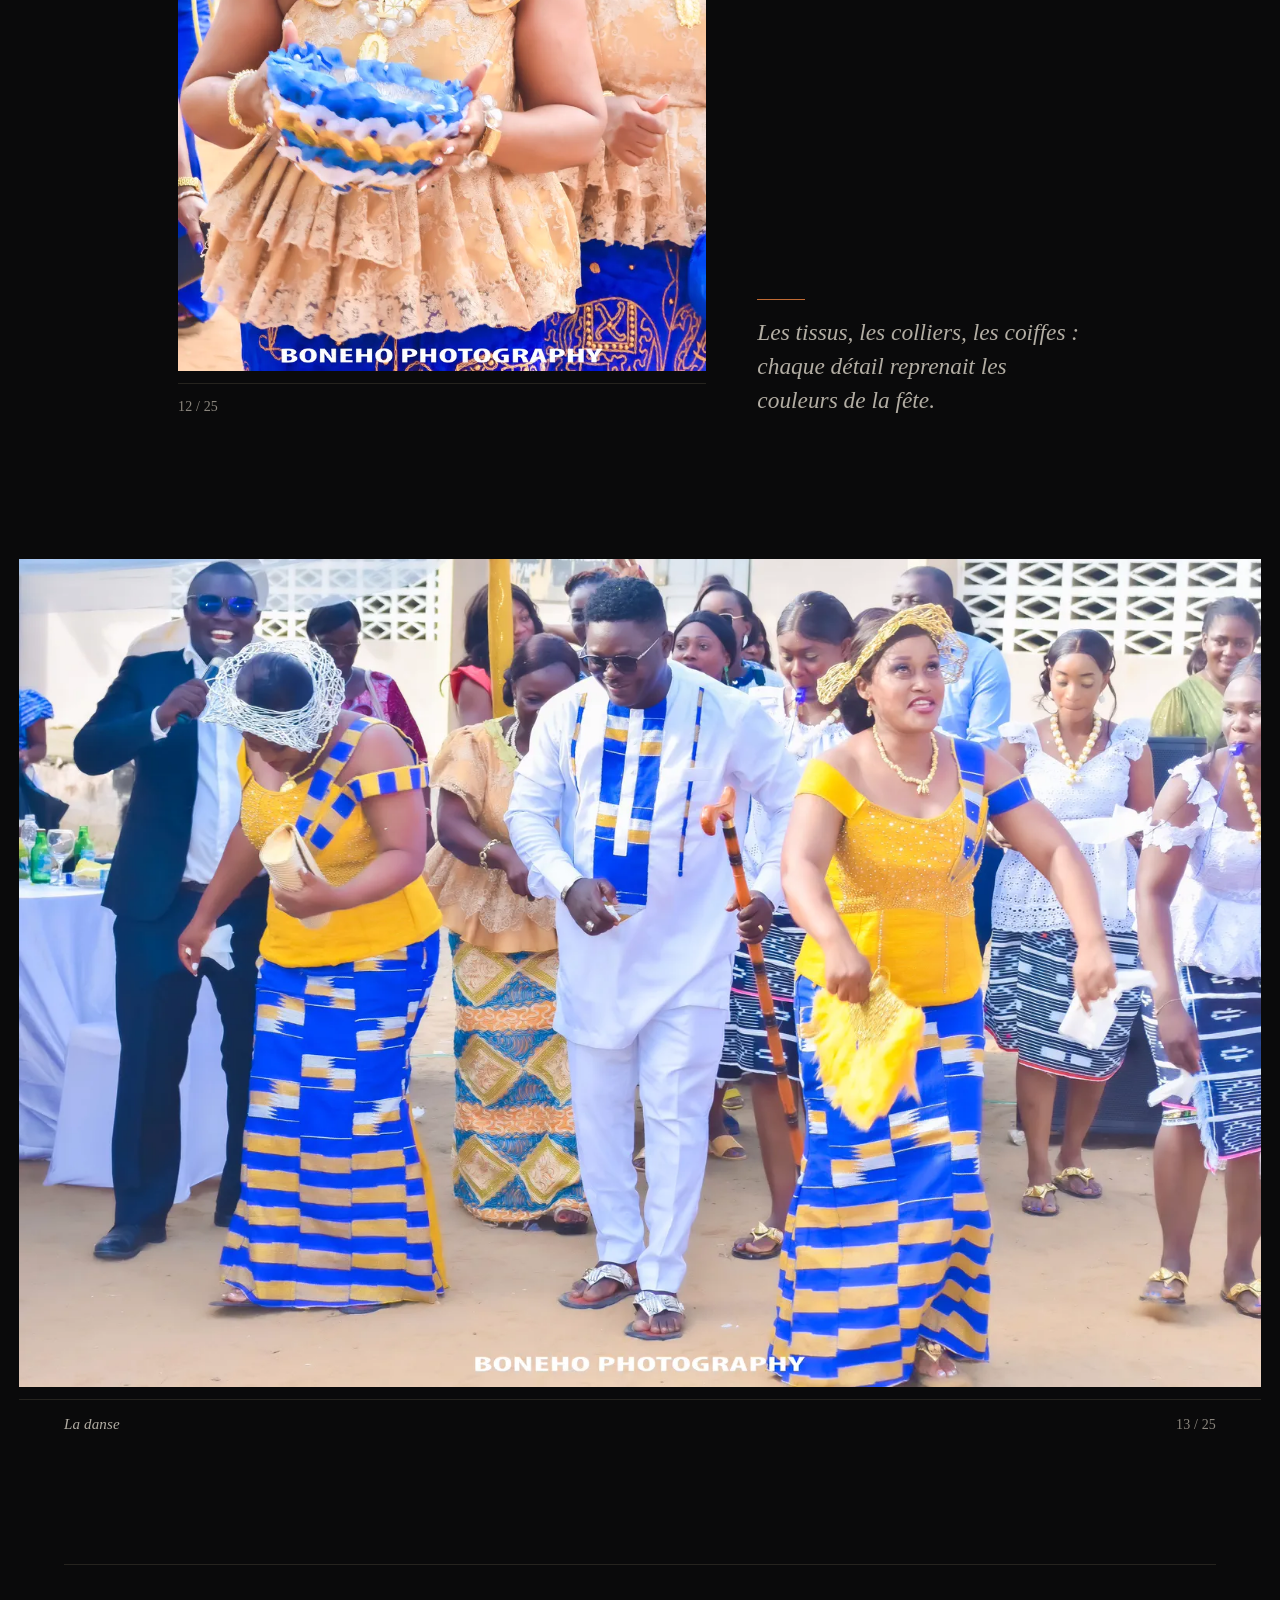
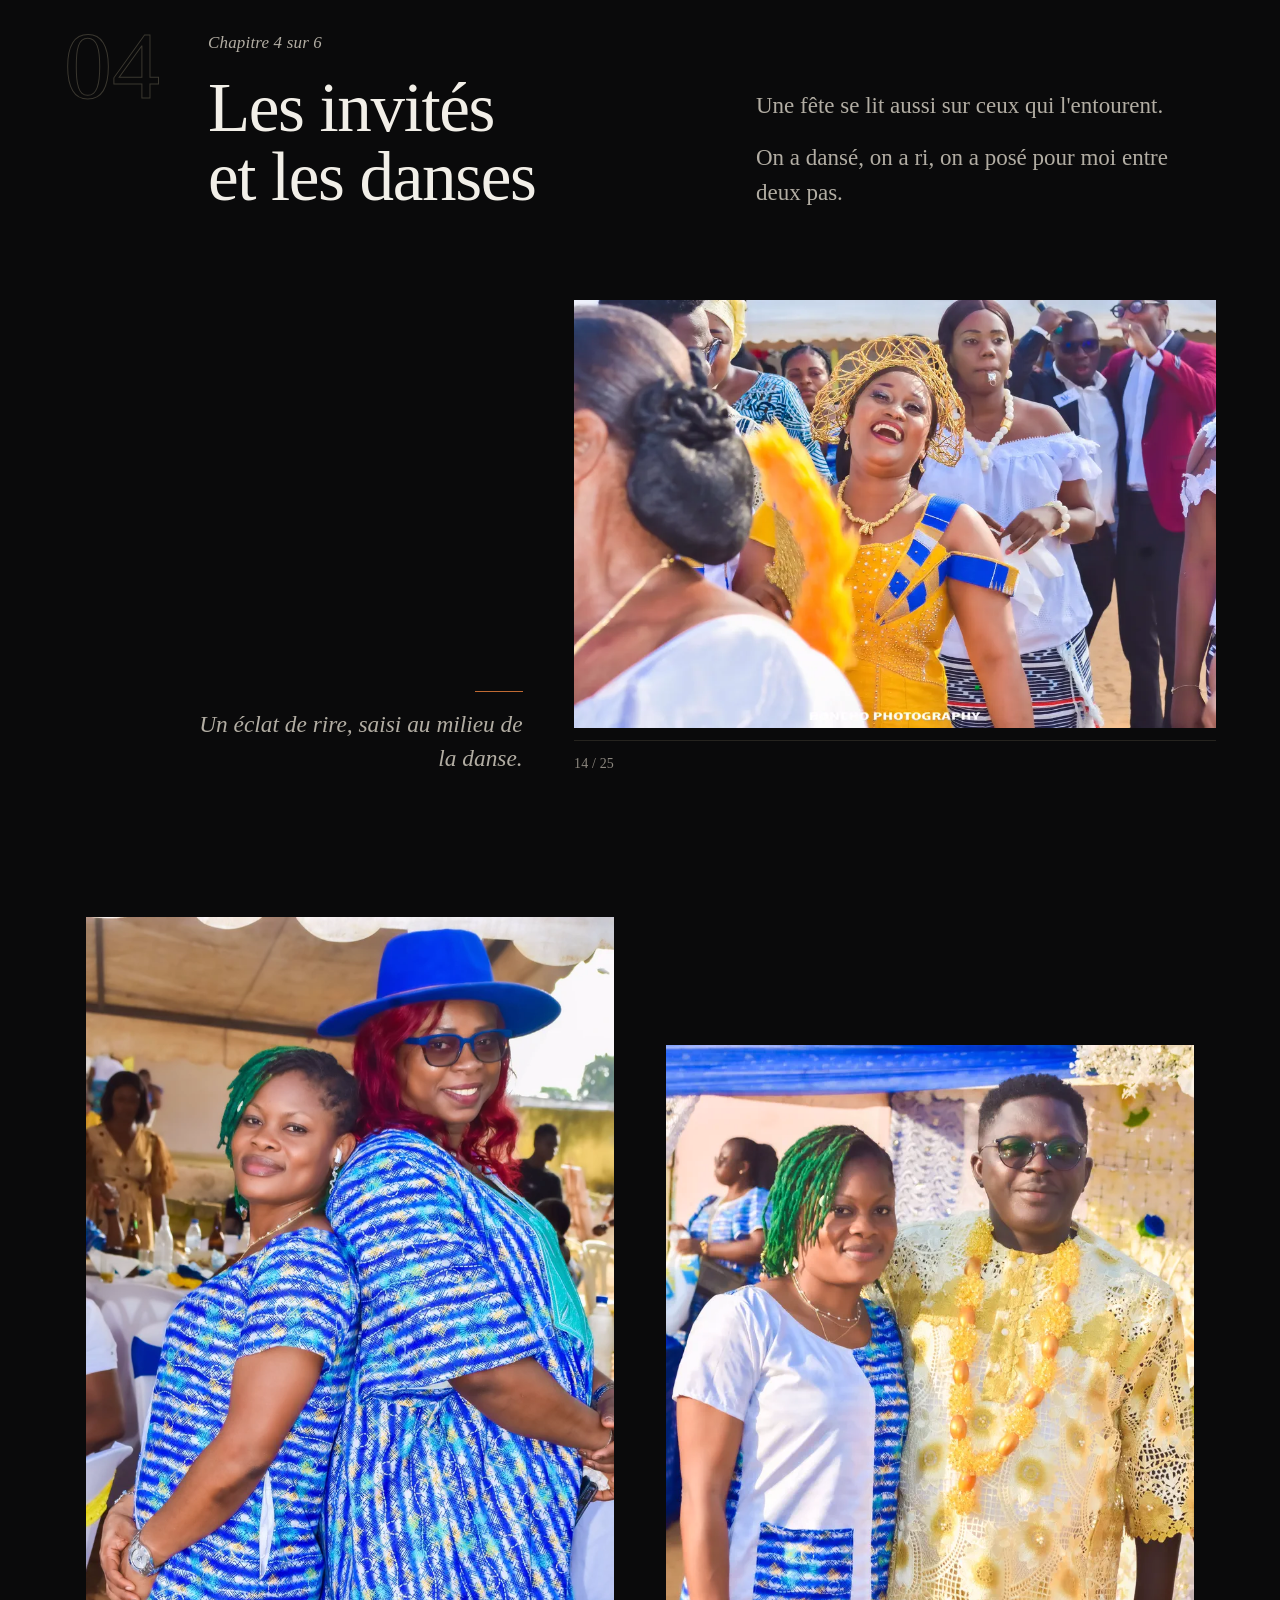
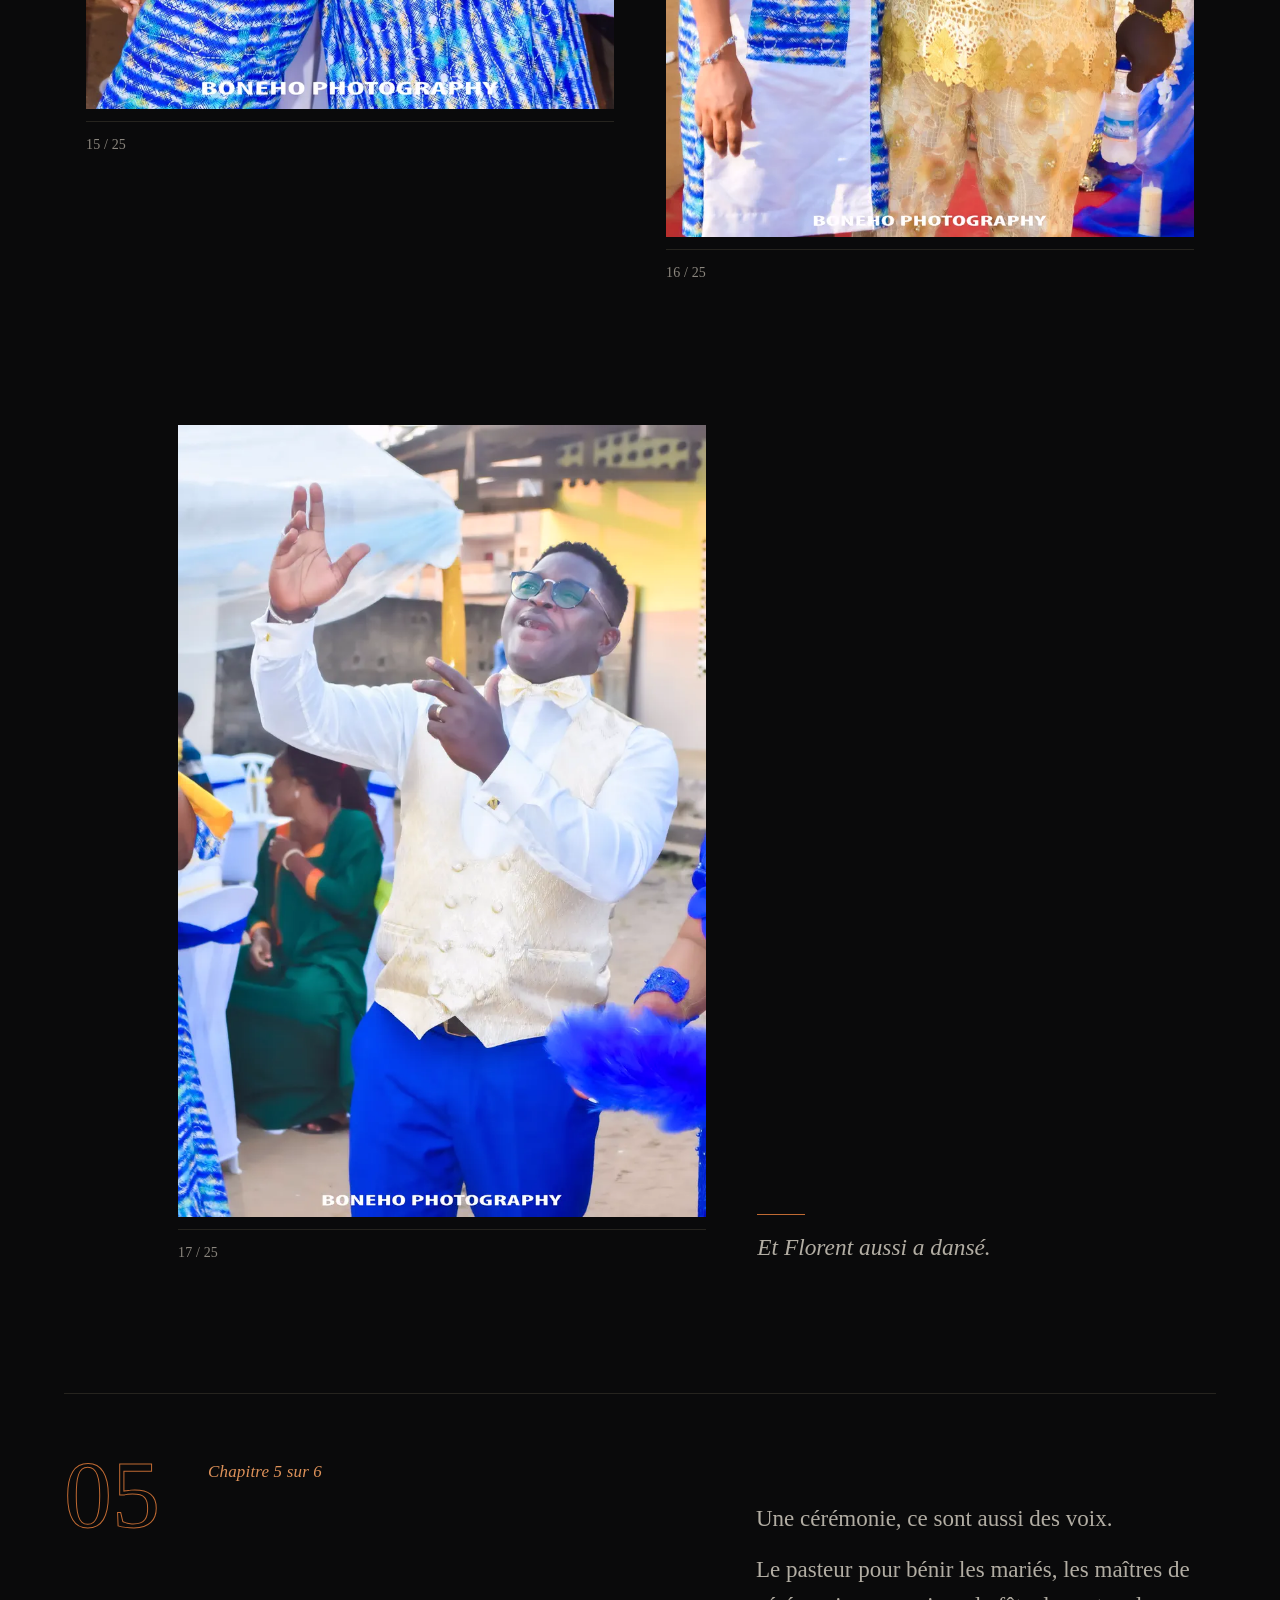
<file: reportages/florent.html>
<!doctype html>
<html lang="fr">
<head>
<meta charset="utf-8">
<meta name="viewport" content="width=device-width, initial-scale=1">
<!-- Page générée par tools/build-reportages.mjs depuis content/reportages/florent.json.
     Modifier les données, puis relancer le générateur : toute retouche
     manuelle de ce fichier serait écrasée. -->
<title>Florent, une célébration — Ange Kevin Photographie</title>
<meta name="description" content="Florent, une célébration, une histoire : le reportage d&#39;un mariage traditionnel en Côte d&#39;Ivoire, raconté à la première personne.">
<meta name="theme-color" content="#0a0a0b">
<meta property="og:type" content="article">
<meta property="og:site_name" content="Ange Kevin Photographie">
<meta property="og:locale" content="fr_FR">
<meta property="og:title" content="Florent — Une célébration, une histoire">
<meta property="og:description" content="Florent, une célébration, une histoire : le reportage d&#39;un mariage traditionnel en Côte d&#39;Ivoire, raconté à la première personne.">
<meta property="og:image" content="../assets/img/reportages/florent/dsc-0148-og.jpg">
<meta property="og:image:width" content="1200">
<meta property="og:image:height" content="800">
<meta property="og:image:alt" content="Florent et son épouse assis côte à côte devant un décor blanc et doré : lui en tenue blanche à bande bleue, elle en robe jaune, souriante.">
<meta name="twitter:card" content="summary_large_image">
<link rel="icon" href="../assets/img/favicon.svg" type="image/svg+xml">
<link rel="stylesheet" href="../assets/css/tokens.css">
<link rel="stylesheet" href="../assets/css/base.css">
<link rel="stylesheet" href="../assets/css/site.css">
<link rel="modulepreload" href="../assets/js/main.js">
<link rel="modulepreload" href="../assets/js/nav.js">
<link rel="modulepreload" href="../assets/js/reveal.js">
<link rel="modulepreload" href="../assets/js/albums.js">
<script type="application/ld+json">
{
  "@context": "https://schema.org",
  "@type": "Article",
  "headline": "Florent — Une célébration, une histoire",
  "description": "Florent, une célébration, une histoire : le reportage d'un mariage traditionnel en Côte d'Ivoire, raconté à la première personne.",
  "inLanguage": "fr",
  "genre": "Reportage photographique",
  "about": "Mariage traditionnel",
  "contentLocation": {
    "@type": "Place",
    "name": "Côte d'Ivoire"
  },
  "author": {
    "@type": "Person",
    "name": "Ange Kevin"
  }
}
</script>
<script>
  /* Marque la disponibilité de JavaScript, puis déclenche la séquence
     d'entrée dès la deuxième image. Indépendant des modules : si leur
     chargement échoue, le contenu s'affiche malgré tout. */
  var root = document.documentElement;
  root.className = "js";
  requestAnimationFrame(function () {
    requestAnimationFrame(function () { root.classList.add("is-ready"); });
  });
  /* Filet de sécurité : si le module de révélation n'a pas démarré au bout
     de trois secondes, les photographies sont affichées sans attendre. */
  setTimeout(function () {
    if (!root.dataset.revealReady) root.classList.add("no-reveal");
  }, 3000);
</script>
</head>
<body>

<div class="progress" aria-hidden="true"></div>
<a class="skip" href="#contenu">Aller au contenu</a>

<header class="site-header" data-header>
  <div class="site-header__inner shell">
    <a class="brand" href="../index.html">
      <img class="brand__mark" src="../assets/img/brand/logo-320.webp"
           srcset="../assets/img/brand/logo-320.webp 320w, ../assets/img/brand/logo-640.webp 640w"
           sizes="(min-width: 64em) 11rem, 9rem" width="320" height="107" alt="Ange Kevin Photographie">
      <span class="visually-hidden">— retour à l'accueil</span>
    </a>

    <nav class="nav" aria-label="Navigation principale">
      <ul class="nav__list">
        <li><a href="../index.html">Accueil</a></li>
        <li><a href="../portfolio.html">Portfolio</a></li>
        <li><a href="../evenements.html">Événements</a></li>
        <li><a href="../a-propos.html">À propos</a></li>
        <li><a href="../contact.html">Contact</a></li>
      </ul>
    </nav>

    <button class="nav-toggle" type="button" aria-haspopup="dialog" data-menu-open>
      <span class="nav-toggle__glyph" aria-hidden="true"><i></i><i></i></span>
      <span>Menu</span>
    </button>
  </div>
</header>
<div class="header-sentinel" data-header-sentinel aria-hidden="true"></div>

<main id="contenu">
<article class="story" aria-labelledby="titre-reportage">

  <header class="story-hero">
    <div class="story-hero__inner shell">
      <div class="story-hero__text">
        <p class="eyebrow" data-intro="1">
          <a class="story-crumb" href="../portfolio.html#reportages">Reportages</a>
          <span aria-hidden="true">/</span> Mariage
        </p>
        <h1 class="story-hero__title" id="titre-reportage" data-intro="2">
          Florent<span class="visually-hidden"> — </span>
          <span class="story-hero__subtitle">Une célébration, une histoire</span>
        </h1>
        <dl class="story-meta mono" data-intro="3">
          <div><dt>Occasion</dt><dd>Mariage traditionnel</dd></div>
          <div><dt>Lieu</dt><dd>Côte d&#39;Ivoire</dd></div>
          <div><dt>Images</dt><dd>25 photographies</dd></div>
          <div><dt>Récit</dt><dd>six chapitres</dd></div>
        </dl>
      </div>
      <figure class="plate story-photo story-hero__plate" style="--ratio: 1.5000">
        <span class="plate__frame">
          <img src="../assets/img/reportages/florent/dsc-0148-1024.webp"
               srcset="../assets/img/reportages/florent/dsc-0148-640.webp 640w, ../assets/img/reportages/florent/dsc-0148-1024.webp 1024w, ../assets/img/reportages/florent/dsc-0148-1600.webp 1600w, ../assets/img/reportages/florent/dsc-0148-2400.webp 2400w"
               sizes="(min-width: 64em) min(68vw, 120vh, 68rem), 100vw"
               width="2400" height="1600" fetchpriority="high" decoding="async" data-develop
               alt="Florent et son épouse assis côte à côte devant un décor blanc et doré : lui en tenue blanche à bande bleue, elle en robe jaune, souriante.">
        </span>
        <p class="plate__caption mono" aria-hidden="true"><span class="plate__ref">01 / 25</span></p>
      </figure>
    </div>
  </header>

  <nav class="rail story-rail" aria-label="Chapitres du reportage" data-rail>
    <div class="shell">
      <ol>
        <li><a href="#introduction">Introduction</a></li>
        <li><a href="#chapitre-les-maries"><span class="rail__num" aria-hidden="true">01</span>Les mariés</a></li>
        <li><a href="#chapitre-les-tenues"><span class="rail__num" aria-hidden="true">02</span>Les tenues</a></li>
        <li><a href="#chapitre-traditions-et-couleurs"><span class="rail__num" aria-hidden="true">03</span>Traditions et couleurs</a></li>
        <li><a href="#chapitre-invites-et-danses"><span class="rail__num" aria-hidden="true">04</span>Les invités et les danses</a></li>
        <li><a href="#chapitre-les-voix"><span class="rail__num" aria-hidden="true">05</span>Les voix</a></li>
        <li><a href="#chapitre-le-gateau"><span class="rail__num" aria-hidden="true">06</span>Le gâteau</a></li>
      </ol>
    </div>
  </nav>

  <section class="story-intro" id="introduction" aria-labelledby="t-introduction">
    <div class="story-intro__inner shell">
      <div class="story-intro__head">
        <p class="eyebrow">Introduction</p>
        <h2 class="story-intro__title" id="t-introduction" data-reveal="rise">Comme un grand frère</h2>
      </div>
      <div class="story-intro__text" data-reveal="rise">
        <p>J&#39;ai rencontré Florent dans une église que je fréquentais en Côte d&#39;Ivoire. J&#39;y étais photographe lors des événements et des cérémonies.</p>
        <p>Avec le temps, Florent est devenu comme un grand frère pour moi. Je le respecte pour son sérieux et pour son sens des responsabilités.</p>
        <p>Lors de son mariage traditionnel, j&#39;ai voulu mettre ce que je sais faire au service de cette journée particulière. Voici ce que j&#39;en ai gardé : vingt-cinq photographies.</p>
      </div>
    </div>
  </section>

  <section class="story-chapter" id="chapitre-les-maries" aria-labelledby="t-chapitre-les-maries">
    <header class="story-chapter__head shell">
      <div class="story-chapter__rule rule" data-reveal="draw" aria-hidden="true"></div>
      <p class="folio" aria-hidden="true">01</p>
      <p class="eyebrow">Chapitre 1 sur 6</p>
      <h2 class="story-chapter__title" id="t-chapitre-les-maries" data-reveal="rise">Les mariés</h2>
      <div class="story-chapter__text" data-reveal="rise">
        <p>Au milieu de la foule, des danses et des discours, il y a d&#39;abord eux deux.</p>
        <p>Florent en bleu roi, son épouse en blanc. Je les ai regardés simplement, côte à côte, tels qu&#39;ils étaient ce jour-là.</p>
      </div>
    </header>
    <div class="story-frames">
      <div class="story-frame story-frame--gauche shell">
        <figure class="plate story-photo" data-reveal="wipe" style="--ratio: 0.6667">
          <span class="plate__frame">
            <img src="../assets/img/reportages/florent/dsc-0009-800.webp"
                 srcset="../assets/img/reportages/florent/dsc-0009-480.webp 480w, ../assets/img/reportages/florent/dsc-0009-800.webp 800w, ../assets/img/reportages/florent/dsc-0009-1200.webp 1200w"
                 sizes="(min-width: 48em) min(59vw, 59vh, 59rem), min(100vw, 59vh)"
                 width="1200" height="1800" loading="lazy" decoding="async"
                 alt="Florent en costume bleu roi croisé, lunettes et pochette dorée, devant un décor blanc et or.">
          </span>
          <figcaption class="plate__caption mono"><b>Florent</b><span class="plate__ref">02 / 25</span></figcaption>
        </figure>
        <div class="story-note" data-reveal="rise">
          <p>Le costume bleu roi, la pochette dorée, le regard droit vers l&#39;objectif.</p>
        </div>
      </div>
      <div class="story-frame story-frame--pleine">
        <figure class="plate story-photo" data-reveal="wipe" style="--ratio: 1.5000">
          <span class="plate__frame">
            <img src="../assets/img/reportages/florent/dsc-0007-1024.webp"
                 srcset="../assets/img/reportages/florent/dsc-0007-640.webp 640w, ../assets/img/reportages/florent/dsc-0007-1024.webp 1024w, ../assets/img/reportages/florent/dsc-0007-1600.webp 1600w, ../assets/img/reportages/florent/dsc-0007-2400.webp 2400w"
                 sizes="min(100vw, 138vh, 120rem)"
                 width="2400" height="1600" loading="lazy" decoding="async"
                 alt="Florent en costume bleu roi et son épouse en robe blanche, assis côte à côte devant un décor blanc et doré.">
          </span>
          <figcaption class="plate__caption mono"><b>Côte à côte</b><span class="plate__ref">03 / 25</span></figcaption>
        </figure>
      </div>
      <div class="story-frame story-frame--droite shell">
        <figure class="plate story-photo" data-reveal="wipe" style="--ratio: 1.5000">
          <span class="plate__frame">
            <img src="../assets/img/reportages/florent/dsc-0057-1024.webp"
                 srcset="../assets/img/reportages/florent/dsc-0057-640.webp 640w, ../assets/img/reportages/florent/dsc-0057-1024.webp 1024w, ../assets/img/reportages/florent/dsc-0057-1600.webp 1600w, ../assets/img/reportages/florent/dsc-0057-2400.webp 2400w"
                 sizes="(min-width: 48em) min(59vw, 132vh, 59rem), min(100vw, 132vh)"
                 width="2400" height="1600" loading="lazy" decoding="async"
                 alt="Florent, en costume bleu roi, embrasse son épouse en robe blanche, sous le regard d&#39;un homme en costume bleu.">
          </span>
          <p class="plate__caption mono" aria-hidden="true"><span class="plate__ref">04 / 25</span></p>
        </figure>
        <div class="story-note" data-reveal="rise">
          <p>Certains instants ne demandent rien au photographe, sinon d&#39;être là au bon moment.</p>
        </div>
      </div>
    </div>
  </section>

  <section class="story-chapter" id="chapitre-les-tenues" aria-labelledby="t-chapitre-les-tenues">
    <header class="story-chapter__head shell">
      <div class="story-chapter__rule rule" data-reveal="draw" aria-hidden="true"></div>
      <p class="folio" aria-hidden="true">02</p>
      <p class="eyebrow">Chapitre 2 sur 6</p>
      <h2 class="story-chapter__title" id="t-chapitre-les-tenues" data-reveal="rise">Les tenues</h2>
      <div class="story-chapter__text" data-reveal="rise">
        <p>Au fil de la journée, Florent et son épouse ont porté plusieurs tenues.</p>
        <p>Pagnes tissés et colliers d&#39;or, blanc rehaussé de bleu, dentelle dorée : chacune avait sa lumière, et je voulais les garder toutes.</p>
      </div>
    </header>
    <div class="story-frames">
      <div class="story-frame story-frame--diptyque shell">
        <figure class="plate story-photo" data-reveal="wipe" style="--ratio: 0.6667">
          <span class="plate__frame">
            <img src="../assets/img/reportages/florent/dsc-0074-800.webp"
                 srcset="../assets/img/reportages/florent/dsc-0074-480.webp 480w, ../assets/img/reportages/florent/dsc-0074-800.webp 800w, ../assets/img/reportages/florent/dsc-0074-1200.webp 1200w"
                 sizes="(min-width: 48em) min(50vw, 59vh, 50rem), min(100vw, 59vh)"
                 width="1200" height="1800" loading="lazy" decoding="async"
                 alt="Florent, coiffé d&#39;un bandeau, et son épouse, en blouse de dentelle blanche, vêtus de pagnes tissés aux motifs orange, jaunes et bleus.">
          </span>
          <figcaption class="plate__caption mono"><b>Pagnes tissés</b><span class="plate__ref">05 / 25</span></figcaption>
        </figure>
        <figure class="plate story-photo" data-reveal="wipe" style="--ratio: 0.6667">
          <span class="plate__frame">
            <img src="../assets/img/reportages/florent/dsc-0086-800.webp"
                 srcset="../assets/img/reportages/florent/dsc-0086-480.webp 480w, ../assets/img/reportages/florent/dsc-0086-800.webp 800w, ../assets/img/reportages/florent/dsc-0086-1200.webp 1200w"
                 sizes="(min-width: 48em) min(50vw, 59vh, 50rem), min(100vw, 59vh)"
                 width="1200" height="1800" loading="lazy" decoding="async"
                 alt="Florent en pagne tissé aux couleurs vives sur une chemise de dentelle blanche, chaîne et bague dorées, lunettes teintées.">
          </span>
          <figcaption class="plate__caption mono"><b>Colliers d&#39;or</b><span class="plate__ref">06 / 25</span></figcaption>
        </figure>
      </div>
      <div class="story-frame story-frame--droite shell">
        <figure class="plate story-photo" data-reveal="wipe" style="--ratio: 0.6667">
          <span class="plate__frame">
            <img src="../assets/img/reportages/florent/dsc-0149-800.webp"
                 srcset="../assets/img/reportages/florent/dsc-0149-480.webp 480w, ../assets/img/reportages/florent/dsc-0149-800.webp 800w, ../assets/img/reportages/florent/dsc-0149-1200.webp 1200w"
                 sizes="(min-width: 48em) min(59vw, 59vh, 59rem), min(100vw, 59vh)"
                 width="1200" height="1800" loading="lazy" decoding="async"
                 alt="Florent assis, en tenue blanche à bande bleue et dorée, une canne sculptée à la main.">
          </span>
          <p class="plate__caption mono" aria-hidden="true"><span class="plate__ref">07 / 25</span></p>
        </figure>
        <div class="story-note" data-reveal="rise">
          <p>Le blanc, le bleu, et la canne.</p>
        </div>
      </div>
      <div class="story-frame story-frame--diptyque shell">
        <figure class="plate story-photo" data-reveal="wipe" style="--ratio: 0.6667">
          <span class="plate__frame">
            <img src="../assets/img/reportages/florent/dsc-0157-800.webp"
                 srcset="../assets/img/reportages/florent/dsc-0157-480.webp 480w, ../assets/img/reportages/florent/dsc-0157-800.webp 800w, ../assets/img/reportages/florent/dsc-0157-1200.webp 1200w"
                 sizes="(min-width: 48em) min(50vw, 59vh, 50rem), min(100vw, 59vh)"
                 width="1200" height="1800" loading="lazy" decoding="async"
                 alt="L&#39;épouse de Florent marche en souriant, en dentelle dorée et collier de perles, un pagne coloré sur le bras.">
          </span>
          <p class="plate__caption mono" aria-hidden="true"><span class="plate__ref">08 / 25</span></p>
        </figure>
        <figure class="plate story-photo" data-reveal="wipe" style="--ratio: 0.6667">
          <span class="plate__frame">
            <img src="../assets/img/reportages/florent/dsc-0172-800.webp"
                 srcset="../assets/img/reportages/florent/dsc-0172-480.webp 480w, ../assets/img/reportages/florent/dsc-0172-800.webp 800w, ../assets/img/reportages/florent/dsc-0172-1200.webp 1200w"
                 sizes="(min-width: 48em) min(50vw, 59vh, 50rem), min(100vw, 59vh)"
                 width="1200" height="1800" loading="lazy" decoding="async"
                 alt="L&#39;épouse de Florent assise, en dentelle dorée, parée d&#39;un large collier de perles dorées.">
          </span>
          <figcaption class="plate__caption mono"><b>La dentelle dorée</b><span class="plate__ref">09 / 25</span></figcaption>
        </figure>
      </div>
      <div class="story-frame story-frame--pleine">
        <figure class="plate story-photo" data-reveal="wipe" style="--ratio: 1.5000">
          <span class="plate__frame">
            <img src="../assets/img/reportages/florent/dsc-0175-1024.webp"
                 srcset="../assets/img/reportages/florent/dsc-0175-640.webp 640w, ../assets/img/reportages/florent/dsc-0175-1024.webp 1024w, ../assets/img/reportages/florent/dsc-0175-1600.webp 1600w, ../assets/img/reportages/florent/dsc-0175-2400.webp 2400w"
                 sizes="min(100vw, 138vh, 120rem)"
                 width="2400" height="1600" loading="lazy" decoding="async"
                 alt="Florent, coiffé d&#39;un bandeau, et son épouse, assis côte à côte en dentelle dorée et colliers de perles.">
          </span>
          <p class="plate__caption mono" aria-hidden="true"><span class="plate__ref">10 / 25</span></p>
        </figure>
      </div>
    </div>
  </section>

  <section class="story-chapter" id="chapitre-traditions-et-couleurs" aria-labelledby="t-chapitre-traditions-et-couleurs">
    <header class="story-chapter__head shell">
      <div class="story-chapter__rule rule" data-reveal="draw" aria-hidden="true"></div>
      <p class="folio" aria-hidden="true">03</p>
      <p class="eyebrow">Chapitre 3 sur 6</p>
      <h2 class="story-chapter__title" id="t-chapitre-traditions-et-couleurs" data-reveal="rise">Traditions et couleurs</h2>
      <div class="story-chapter__text" data-reveal="rise">
        <p>Le jaune, le bleu, l&#39;or.</p>
        <p>Je n&#39;ai rien eu à ajouter : les couleurs étaient déjà là, sur les tissus, les coiffes et les éventails.</p>
      </div>
    </header>
    <div class="story-frames">
      <div class="story-frame story-frame--pleine">
        <figure class="plate story-photo" data-reveal="wipe" style="--ratio: 1.5000">
          <span class="plate__frame">
            <img src="../assets/img/reportages/florent/dsc-0123-1024.webp"
                 srcset="../assets/img/reportages/florent/dsc-0123-640.webp 640w, ../assets/img/reportages/florent/dsc-0123-1024.webp 1024w, ../assets/img/reportages/florent/dsc-0123-1600.webp 1600w, ../assets/img/reportages/florent/dsc-0123-2400.webp 2400w"
                 sizes="min(100vw, 138vh, 120rem)"
                 width="2400" height="1600" loading="lazy" decoding="async"
                 alt="Florent, en tenue blanche à bande bleue, canne à la main, entre deux femmes en robes jaunes tenant des éventails de plumes.">
          </span>
          <p class="plate__caption mono" aria-hidden="true"><span class="plate__ref">11 / 25</span></p>
        </figure>
      </div>
      <div class="story-frame story-frame--gauche shell">
        <figure class="plate story-photo" data-reveal="wipe" style="--ratio: 0.6667">
          <span class="plate__frame">
            <img src="../assets/img/reportages/florent/dsc-0088-800.webp"
                 srcset="../assets/img/reportages/florent/dsc-0088-480.webp 480w, ../assets/img/reportages/florent/dsc-0088-800.webp 800w, ../assets/img/reportages/florent/dsc-0088-1200.webp 1200w"
                 sizes="(min-width: 48em) min(59vw, 59vh, 59rem), min(100vw, 59vh)"
                 width="1200" height="1800" loading="lazy" decoding="async"
                 alt="Une femme en dentelle dorée, colliers de perles et chapeau bleu, porte une corbeille bleue et blanche.">
          </span>
          <p class="plate__caption mono" aria-hidden="true"><span class="plate__ref">12 / 25</span></p>
        </figure>
        <div class="story-note" data-reveal="rise">
          <p>Les tissus, les colliers, les coiffes : chaque détail reprenait les couleurs de la fête.</p>
        </div>
      </div>
      <div class="story-frame story-frame--pleine">
        <figure class="plate story-photo" data-reveal="wipe" style="--ratio: 1.5000">
          <span class="plate__frame">
            <img src="../assets/img/reportages/florent/dsc-0131-1024.webp"
                 srcset="../assets/img/reportages/florent/dsc-0131-640.webp 640w, ../assets/img/reportages/florent/dsc-0131-1024.webp 1024w, ../assets/img/reportages/florent/dsc-0131-1600.webp 1600w, ../assets/img/reportages/florent/dsc-0131-2400.webp 2400w"
                 sizes="min(100vw, 138vh, 120rem)"
                 width="2400" height="1600" loading="lazy" decoding="async"
                 alt="Florent danse, canne à la main, entouré de femmes en tenues jaunes et bleues et d&#39;autres invités.">
          </span>
          <figcaption class="plate__caption mono"><b>La danse</b><span class="plate__ref">13 / 25</span></figcaption>
        </figure>
      </div>
    </div>
  </section>

  <section class="story-chapter" id="chapitre-invites-et-danses" aria-labelledby="t-chapitre-invites-et-danses">
    <header class="story-chapter__head shell">
      <div class="story-chapter__rule rule" data-reveal="draw" aria-hidden="true"></div>
      <p class="folio" aria-hidden="true">04</p>
      <p class="eyebrow">Chapitre 4 sur 6</p>
      <h2 class="story-chapter__title" id="t-chapitre-invites-et-danses" data-reveal="rise">Les invités et les danses</h2>
      <div class="story-chapter__text" data-reveal="rise">
        <p>Une fête se lit aussi sur ceux qui l&#39;entourent.</p>
        <p>On a dansé, on a ri, on a posé pour moi entre deux pas.</p>
      </div>
    </header>
    <div class="story-frames">
      <div class="story-frame story-frame--droite shell">
        <figure class="plate story-photo" data-reveal="wipe" style="--ratio: 1.5000">
          <span class="plate__frame">
            <img src="../assets/img/reportages/florent/dsc-0145-1024.webp"
                 srcset="../assets/img/reportages/florent/dsc-0145-640.webp 640w, ../assets/img/reportages/florent/dsc-0145-1024.webp 1024w, ../assets/img/reportages/florent/dsc-0145-1600.webp 1600w, ../assets/img/reportages/florent/dsc-0145-2400.webp 2400w"
                 sizes="(min-width: 48em) min(59vw, 132vh, 59rem), min(100vw, 132vh)"
                 width="2400" height="1600" loading="lazy" decoding="async"
                 alt="Une femme en robe jaune et coiffe dorée, un éventail de plumes à la main, éclate de rire au milieu de la danse.">
          </span>
          <p class="plate__caption mono" aria-hidden="true"><span class="plate__ref">14 / 25</span></p>
        </figure>
        <div class="story-note" data-reveal="rise">
          <p>Un éclat de rire, saisi au milieu de la danse.</p>
        </div>
      </div>
      <div class="story-frame story-frame--diptyque shell">
        <figure class="plate story-photo" data-reveal="wipe" style="--ratio: 0.6667">
          <span class="plate__frame">
            <img src="../assets/img/reportages/florent/dsc-0114-800.webp"
                 srcset="../assets/img/reportages/florent/dsc-0114-480.webp 480w, ../assets/img/reportages/florent/dsc-0114-800.webp 800w, ../assets/img/reportages/florent/dsc-0114-1200.webp 1200w"
                 sizes="(min-width: 48em) min(50vw, 59vh, 50rem), min(100vw, 59vh)"
                 width="1200" height="1800" loading="lazy" decoding="async"
                 alt="Deux femmes en tenues assorties à rayures bleues posent dos à dos, l&#39;une coiffée d&#39;un chapeau bleu.">
          </span>
          <p class="plate__caption mono" aria-hidden="true"><span class="plate__ref">15 / 25</span></p>
        </figure>
        <figure class="plate story-photo" data-reveal="wipe" style="--ratio: 0.6667">
          <span class="plate__frame">
            <img src="../assets/img/reportages/florent/dsc-0192-800.webp"
                 srcset="../assets/img/reportages/florent/dsc-0192-480.webp 480w, ../assets/img/reportages/florent/dsc-0192-800.webp 800w, ../assets/img/reportages/florent/dsc-0192-1200.webp 1200w"
                 sizes="(min-width: 48em) min(50vw, 59vh, 50rem), min(100vw, 59vh)"
                 width="1200" height="1800" loading="lazy" decoding="async"
                 alt="Florent, en dentelle dorée et colliers de perles, pose aux côtés d&#39;une femme en tenue blanche et bleue.">
          </span>
          <p class="plate__caption mono" aria-hidden="true"><span class="plate__ref">16 / 25</span></p>
        </figure>
      </div>
      <div class="story-frame story-frame--gauche shell">
        <figure class="plate story-photo" data-reveal="wipe" style="--ratio: 0.6667">
          <span class="plate__frame">
            <img src="../assets/img/reportages/florent/dsc-0228-800.webp"
                 srcset="../assets/img/reportages/florent/dsc-0228-480.webp 480w, ../assets/img/reportages/florent/dsc-0228-800.webp 800w, ../assets/img/reportages/florent/dsc-0228-1200.webp 1200w"
                 sizes="(min-width: 48em) min(59vw, 59vh, 59rem), min(100vw, 59vh)"
                 width="1200" height="1800" loading="lazy" decoding="async"
                 alt="Florent danse, une main levée, en chemise blanche, gilet doré et nœud papillon.">
          </span>
          <p class="plate__caption mono" aria-hidden="true"><span class="plate__ref">17 / 25</span></p>
        </figure>
        <div class="story-note" data-reveal="rise">
          <p>Et Florent aussi a dansé.</p>
        </div>
      </div>
    </div>
  </section>

  <section class="story-chapter" id="chapitre-les-voix" aria-labelledby="t-chapitre-les-voix">
    <header class="story-chapter__head shell">
      <div class="story-chapter__rule rule" data-reveal="draw" aria-hidden="true"></div>
      <p class="folio" aria-hidden="true">05</p>
      <p class="eyebrow">Chapitre 5 sur 6</p>
      <h2 class="story-chapter__title" id="t-chapitre-les-voix" data-reveal="rise">Les voix</h2>
      <div class="story-chapter__text" data-reveal="rise">
        <p>Une cérémonie, ce sont aussi des voix.</p>
        <p>Le pasteur pour bénir les mariés, les maîtres de cérémonie pour animer la fête, le protocole pour que tout s&#39;enchaîne.</p>
      </div>
    </header>
    <div class="story-frames">
      <div class="story-frame story-frame--pleine">
        <figure class="plate story-photo" data-reveal="wipe" style="--ratio: 1.5000">
          <span class="plate__frame">
            <img src="../assets/img/reportages/florent/dsc-0054-1024.webp"
                 srcset="../assets/img/reportages/florent/dsc-0054-640.webp 640w, ../assets/img/reportages/florent/dsc-0054-1024.webp 1024w, ../assets/img/reportages/florent/dsc-0054-1600.webp 1600w, ../assets/img/reportages/florent/dsc-0054-2400.webp 2400w"
                 sizes="min(100vw, 138vh, 120rem)"
                 width="2400" height="1600" loading="lazy" decoding="async"
                 alt="Le pasteur, en costume fuchsia, bénit au micro Florent et son épouse inclinés devant lui, une main posée sur l&#39;épaule de la mariée.">
          </span>
          <figcaption class="plate__caption mono"><b>La bénédiction du pasteur</b><span class="plate__ref">18 / 25</span></figcaption>
        </figure>
      </div>
      <div class="story-frame story-frame--diptyque shell">
        <figure class="plate story-photo" data-reveal="wipe" style="--ratio: 0.5748">
          <span class="plate__frame">
            <img src="../assets/img/reportages/florent/dsc-0110-800.webp"
                 srcset="../assets/img/reportages/florent/dsc-0110-480.webp 480w, ../assets/img/reportages/florent/dsc-0110-800.webp 800w, ../assets/img/reportages/florent/dsc-0110-1200.webp 1200w"
                 sizes="(min-width: 48em) min(50vw, 51vh, 50rem), min(100vw, 51vh)"
                 width="1200" height="2088" loading="lazy" decoding="async"
                 alt="Les deux maîtres de cérémonie en veste sombre, debout côte à côte, l&#39;un tenant un micro.">
          </span>
          <figcaption class="plate__caption mono"><b>Les maîtres de cérémonie</b><span class="plate__ref">19 / 25</span></figcaption>
        </figure>
        <figure class="plate story-photo" data-reveal="wipe" style="--ratio: 0.6667">
          <span class="plate__frame">
            <img src="../assets/img/reportages/florent/dsc-0224-800.webp"
                 srcset="../assets/img/reportages/florent/dsc-0224-480.webp 480w, ../assets/img/reportages/florent/dsc-0224-800.webp 800w, ../assets/img/reportages/florent/dsc-0224-1200.webp 1200w"
                 sizes="(min-width: 48em) min(50vw, 59vh, 50rem), min(100vw, 59vh)"
                 width="1200" height="1800" loading="lazy" decoding="async"
                 alt="À gauche, le responsable du protocole, des feuilles à la main ; à droite, un homme en tenue blanche prend la parole au micro.">
          </span>
          <figcaption class="plate__caption mono"><b>Le protocole, à gauche</b><span class="plate__ref">20 / 25</span></figcaption>
        </figure>
      </div>
    </div>
  </section>

  <section class="story-chapter" id="chapitre-le-gateau" aria-labelledby="t-chapitre-le-gateau">
    <header class="story-chapter__head shell">
      <div class="story-chapter__rule rule" data-reveal="draw" aria-hidden="true"></div>
      <p class="folio" aria-hidden="true">06</p>
      <p class="eyebrow">Chapitre 6 sur 6</p>
      <h2 class="story-chapter__title" id="t-chapitre-le-gateau" data-reveal="rise">Le gâteau</h2>
      <div class="story-chapter__text" data-reveal="rise">
        <p>Pour finir, le gâteau : haut, blanc et bleu, éclairé d&#39;étincelles.</p>
        <p>Autour de lui, tout le monde s&#39;est rapproché.</p>
      </div>
    </header>
    <div class="story-frames">
      <div class="story-frame story-frame--diptyque shell">
        <figure class="plate story-photo" data-reveal="wipe" style="--ratio: 0.6667">
          <span class="plate__frame">
            <img src="../assets/img/reportages/florent/dsc-0232-800.webp"
                 srcset="../assets/img/reportages/florent/dsc-0232-480.webp 480w, ../assets/img/reportages/florent/dsc-0232-800.webp 800w, ../assets/img/reportages/florent/dsc-0232-1200.webp 1200w"
                 sizes="(min-width: 48em) min(50vw, 59vh, 50rem), min(100vw, 59vh)"
                 width="1200" height="1800" loading="lazy" decoding="async"
                 alt="Florent debout, en chemise blanche, gilet doré et nœud papillon, les mains croisées.">
          </span>
          <figcaption class="plate__caption mono"><b>Florent</b><span class="plate__ref">21 / 25</span></figcaption>
        </figure>
        <figure class="plate story-photo" data-reveal="wipe" style="--ratio: 0.6667">
          <span class="plate__frame">
            <img src="../assets/img/reportages/florent/dsc-0244-800.webp"
                 srcset="../assets/img/reportages/florent/dsc-0244-480.webp 480w, ../assets/img/reportages/florent/dsc-0244-800.webp 800w, ../assets/img/reportages/florent/dsc-0244-1200.webp 1200w"
                 sizes="(min-width: 48em) min(50vw, 59vh, 50rem), min(100vw, 59vh)"
                 width="1200" height="1800" loading="lazy" decoding="async"
                 alt="L&#39;épouse de Florent en robe de dentelle bleu roi ornée de fleurs, coiffée d&#39;un bandeau doré.">
          </span>
          <figcaption class="plate__caption mono"><b>Son épouse</b><span class="plate__ref">22 / 25</span></figcaption>
        </figure>
      </div>
      <div class="story-frame story-frame--pleine">
        <figure class="plate story-photo" data-reveal="wipe" style="--ratio: 1.5000">
          <span class="plate__frame">
            <img src="../assets/img/reportages/florent/dsc-0248-1024.webp"
                 srcset="../assets/img/reportages/florent/dsc-0248-640.webp 640w, ../assets/img/reportages/florent/dsc-0248-1024.webp 1024w, ../assets/img/reportages/florent/dsc-0248-1600.webp 1600w, ../assets/img/reportages/florent/dsc-0248-2400.webp 2400w"
                 sizes="min(100vw, 138vh, 120rem)"
                 width="2400" height="1600" loading="lazy" decoding="async"
                 alt="Florent porte une main à son visage ; à côté de lui, son épouse en robe bleu roi sourit, une femme en robe à rayures bleues près d&#39;elle.">
          </span>
          <p class="plate__caption mono" aria-hidden="true"><span class="plate__ref">23 / 25</span></p>
        </figure>
      </div>
      <div class="story-frame story-frame--centre shell">
        <figure class="plate story-photo" data-reveal="wipe" style="--ratio: 0.6667">
          <span class="plate__frame">
            <img src="../assets/img/reportages/florent/dsc-0255-800.webp"
                 srcset="../assets/img/reportages/florent/dsc-0255-480.webp 480w, ../assets/img/reportages/florent/dsc-0255-800.webp 800w, ../assets/img/reportages/florent/dsc-0255-1200.webp 1200w"
                 sizes="min(100vw, 60vh, 36rem)"
                 width="1200" height="1800" loading="lazy" decoding="async"
                 alt="Le gâteau, blanc à cascade de roses bleues, éclairé d&#39;étincelles, avec Florent et son épouse derrière lui.">
          </span>
          <figcaption class="plate__caption mono"><b>Le gâteau</b><span class="plate__ref">24 / 25</span></figcaption>
        </figure>
      </div>
      <div class="story-frame story-frame--pleine">
        <figure class="plate story-photo" data-reveal="wipe" style="--ratio: 1.5000">
          <span class="plate__frame">
            <img src="../assets/img/reportages/florent/dsc-0257-1024.webp"
                 srcset="../assets/img/reportages/florent/dsc-0257-640.webp 640w, ../assets/img/reportages/florent/dsc-0257-1024.webp 1024w, ../assets/img/reportages/florent/dsc-0257-1600.webp 1600w, ../assets/img/reportages/florent/dsc-0257-2400.webp 2400w"
                 sizes="min(100vw, 138vh, 120rem)"
                 width="2400" height="1600" loading="lazy" decoding="async"
                 alt="Le gâteau sous les étincelles, au centre d&#39;une table bleue, entouré de personnes rassemblées autour de lui.">
          </span>
          <p class="plate__caption mono" aria-hidden="true"><span class="plate__ref">25 / 25</span></p>
        </figure>
      </div>
    </div>
  </section>

  <footer class="story-end shell">
    <div class="story-end__rule rule" data-reveal="draw" aria-hidden="true"></div>
    <p class="eyebrow">Fin du reportage</p>
    <div class="story-end__text" data-reveal="rise">
      <p>Vingt-cinq images pour une journée. Le reste appartient à ceux qui l&#39;ont vécue.</p>
    </div>
    <nav class="story-end__nav" aria-label="Après le reportage">
      <ul>
        <li><a class="link" href="../portfolio.html#reportages">Tous les reportages</a></li>
        <li><a class="link" href="../contact.html">Prendre contact</a></li>
      </ul>
    </nav>
  </footer>

</article>
</main>

<footer class="site-footer">
  <div class="site-footer__inner shell">
    <nav class="site-footer__nav mono" aria-label="Navigation de pied de page">
      <ul>
        <li><a href="../index.html">Accueil</a></li>
        <li><a href="../portfolio.html">Portfolio</a></li>
        <li><a href="../evenements.html">Événements</a></li>
        <li><a href="../a-propos.html">À propos</a></li>
        <li><a href="../contact.html">Contact</a></li>
      </ul>
    </nav>
    <div class="site-footer__legal">
      <p>© 2026 Ange Kevin Photographie.</p>
      <p>
        Les photographies publiées sur ce site sont protégées par le droit
        d'auteur. Toute reproduction, diffusion ou réutilisation, même
        partielle, est interdite sans autorisation écrite.
      </p>
    </div>
  </div>
</footer>

<dialog class="menu" id="menu" aria-label="Navigation principale" data-menu>
  <div class="menu__inner shell">
    <div class="menu__top">
      <p class="eyebrow">Navigation</p>
      <button class="menu__close" type="button" data-menu-close>Fermer</button>
    </div>
    <ul class="menu__list">
      <li><a href="../index.html"><span class="menu__num" aria-hidden="true">01</span>Accueil</a></li>
      <li><a href="../portfolio.html"><span class="menu__num" aria-hidden="true">02</span>Portfolio</a></li>
      <li><a href="../evenements.html"><span class="menu__num" aria-hidden="true">03</span>Événements</a></li>
      <li><a href="../a-propos.html"><span class="menu__num" aria-hidden="true">04</span>À propos</a></li>
      <li><a href="../contact.html"><span class="menu__num" aria-hidden="true">05</span>Contact</a></li>
    </ul>
    <p class="menu__foot mono">Portraits · Cérémonies · Événements · Reportages</p>
  </div>
</dialog>

<script>
  /* Révèle immédiatement ce qui est déjà dans la fenêtre (voir les autres
     pages : même script, même raison). */
  for (var noeuds = document.querySelectorAll("[data-reveal]"), i = 0; i < noeuds.length; i++) {
    if (noeuds[i].getBoundingClientRect().top < window.innerHeight) {
      noeuds[i].classList.add("is-revealed");
    }
  }
</script>
<script type="module" src="../assets/js/main.js"></script>
</body>
</html>
</file>
<file: assets/css/tokens.css>
/* ==========================================================================
   Design system — « Chambre Claire »
   Source unique de vérité : couleurs, typographie, espacements, mouvement.
   Toute modification d'identité visuelle se fait ici.
   ========================================================================== */

:root {
  color-scheme: dark;

  /* --- Couleur : surfaces (encre) ------------------------------------- */
  --c-bg:          #0a0a0b;   /* fond de page                             */
  --c-bg-plate:    #151518;   /* fond des emplacements photographiques    */
  --c-line:        #26241f;   /* filet (rebord de film)                   */
  --c-line-strong: #3b3830;   /* filet appuyé                             */

  /* --- Couleur : texte (papier) --------------------------------------- */
  --c-text:   #f2efe8;  /* 16,4:1 sur --c-bg                              */
  --c-text-2: #b2ada3;  /*  8,3:1 sur --c-bg                              */
  --c-text-3: #8b867e;  /*  5,4:1 sur --c-bg — seuil AA respecté          */

  /* --- Couleur : accent (lumière inactinique) -------------------------- */
  --c-accent:      #c06a33;  /* filets, marqueurs, aplats — non textuels  */
  --c-accent-text: #dd9159;  /*  7,7:1 sur --c-bg — usage textuel         */
  --c-focus:       #f2efe8;

  /* --- Typographie : familles ------------------------------------------
     Aucune requête réseau : piles système choisies pour leur dessin.
     Pour passer à une police auto-hébergée, remplacer --ff-display et
     ajouter la règle @font-face dans base.css (voir README).             */
  --ff-display: "Iowan Old Style", "Palatino Linotype", Palatino,
                "Book Antiqua", "URW Palladio L", Georgia, serif;
  --ff-text:    "Segoe UI Variable Text", "Segoe UI", -apple-system,
                BlinkMacSystemFont, "Helvetica Neue", Arial, sans-serif;
  --ff-mono:    ui-monospace, "SF Mono", "Cascadia Mono", "Segoe UI Mono",
                Consolas, "Liberation Mono", monospace;

  /* --- Typographie : échelle fluide ------------------------------------ */
  --fs-micro:   0.75rem;                                   /* 12px        */
  --fs-small:   0.875rem;                                  /* 14px        */
  --fs-body:    clamp(1rem, 0.97rem + 0.15vw, 1.0625rem);
  --fs-lead:    clamp(1.125rem, 1.04rem + 0.45vw, 1.375rem);
  --fs-h3:      clamp(1.1875rem, 1.1rem + 0.5vw, 1.5rem);
  --fs-h2:      clamp(1.75rem, 1.4rem + 1.6vw, 2.75rem);
  --fs-h1:      clamp(2.25rem, 1.6rem + 3.4vw, 4.5rem);
  /* Calibré pour que « Ange Kevin » tienne sur une ligne de 320 px à 1920 px,
     sans jamais élargir sa colonne de grille. */
  --fs-display: clamp(2.5rem, 0.85rem + 7vw, 7rem);
  --fs-folio:   clamp(3rem, 2rem + 5vw, 7rem);

  --lh-tight:   0.88;
  --lh-snug:    1.12;
  --lh-body:    1.6;
  --ls-display: -0.03em;
  --ls-mono:    0.16em;

  /* --- Espacements (géométriques) -------------------------------------- */
  --s-1: 0.25rem; --s-2: 0.5rem;  --s-3: 0.75rem; --s-4: 1rem;
  --s-5: 1.5rem;  --s-6: 2rem;    --s-7: 3rem;    --s-8: 4rem;
  --s-9: 6rem;    --s-10: 8rem;   --s-11: 12rem;
  --space-section: clamp(4.5rem, 10vw, 11rem);

  /* --- Composition ----------------------------------------------------- */
  --gutter:  clamp(1.25rem, 5vw, 4.5rem);
  --measure: 62ch;
  --shell-max: 100rem;
  --header-h: 4.25rem;

  /* --- Traits ----------------------------------------------------------
     Parti pris éditorial : aucun arrondi nulle part, le filet porte seul
     la structure. Il n'existe donc pas de jeton de rayon.               */
  --bw: 1px;

  /* --- Mouvement : « révélation » -------------------------------------- */
  --dur-1: 180ms;   /* micro-interaction            */
  --dur-2: 420ms;   /* état d'interface             */
  --dur-3: 680ms;   /* révélation d'image           */
  --dur-4: 1100ms;  /* séquence d'entrée            */
  --stagger: 90ms;
  --ease-print: cubic-bezier(0.22, 0.61, 0.36, 1);
  --ease-draw:  cubic-bezier(0.65, 0, 0.35, 1);

  /* --- Empilement ------------------------------------------------------
     Le menu mobile n'y figure pas : <dialog> en mode modal est promu dans
     la couche supérieure du navigateur, au-dessus de tout z-index.      */
  --z-header: 50;
  --z-skip: 200;
}

@media (min-width: 64em) {
  :root { --header-h: 5.25rem; }
}
</file>
<file: assets/css/base.css>
/* ==========================================================================
   Base — remise à zéro raisonnée, typographie, accessibilité, utilitaires
   ========================================================================== */

*, *::before, *::after { box-sizing: border-box; }

* { margin: 0; }

html {
  -webkit-text-size-adjust: 100%;
  scroll-padding-top: calc(var(--header-h) + var(--s-5));
}

@media (prefers-reduced-motion: no-preference) {
  html { scroll-behavior: smooth; }
}

body {
  background: var(--c-bg);
  color: var(--c-text);
  font-family: var(--ff-text);
  font-size: var(--fs-body);
  line-height: var(--lh-body);
  min-height: 100svh;
  -webkit-font-smoothing: antialiased;
  text-rendering: optimizeLegibility;
}

img, svg, video { display: block; max-width: 100%; }
img { height: auto; background-color: var(--c-bg-plate); }

/* Les enfants de grille et de flex refusent par défaut de passer sous la
   taille de leur contenu : un titre long élargit alors toute la mise en page
   et déborde du viewport. On leur rend le droit de se réduire. */
:where(.hero__grid, .composition, .page-head__inner, .section__head,
       .about, .invite, .site-header__inner, .channels) > * { min-width: 0; }

button, input, select, textarea { font: inherit; color: inherit; }

/* --- Titres : serif éditorial ----------------------------------------- */
h1, h2, h3, h4 {
  font-family: var(--ff-display);
  font-weight: 400;
  line-height: var(--lh-snug);
  letter-spacing: -0.015em;
  text-wrap: balance;
}
h1 { font-size: var(--fs-h1); line-height: var(--lh-tight); letter-spacing: var(--ls-display); }
h2 { font-size: var(--fs-h2); }
h3 { font-size: var(--fs-h3); }

p { text-wrap: pretty; }

/* --- Liens ------------------------------------------------------------- */
a { color: inherit; text-decoration: none; }

.link,
.prose a {
  background-image: linear-gradient(var(--c-accent-text), var(--c-accent-text));
  position: relative;
  background-position: 0 100%;
  background-repeat: no-repeat;
  background-size: 100% var(--bw);
  color: var(--c-accent-text);
  padding-bottom: 0.1em;
  transition: background-size var(--dur-2) var(--ease-draw),
              color var(--dur-1) linear;
}
.link:hover,
.prose a:hover { background-size: 0 var(--bw); color: var(--c-text); }

/* Élargit la zone cliquable au-delà du texte, sans modifier la mise en page
   ni l'interligne : confort tactile sur les liens en pleine phrase. */
.link::after,
.prose a::after { content: ""; inset: -0.5em 0; position: absolute; }

/* Lien seul dans son paragraphe : c'est une cible autonome, et non un lien
   inséré dans une phrase. L'exception « inline » du critère WCAG 2.5.8 ne
   s'applique pas, sa hauteur doit donc être garantie. */
p > a:only-child {
  display: inline-block;
  padding-block: var(--s-1);
}

/* --- Focus : toujours visible, sur tout fond --------------------------- */
:focus-visible {
  outline: 2px solid var(--c-focus);
  outline-offset: 3px;
}
.plate:has(:focus-visible),
a:focus-visible img { outline-color: var(--c-focus); }

/* --- Accès au contenu -------------------------------------------------- */
.skip {
  background: var(--c-text);
  color: var(--c-bg);
  font: var(--fs-micro) / 1 var(--ff-mono);
  left: var(--s-4);
  letter-spacing: var(--ls-mono);
  padding: var(--s-3) var(--s-4);
  position: fixed;
  text-transform: uppercase;
  top: var(--s-4);
  transform: translateY(-200%);
  transition: transform var(--dur-1) var(--ease-print);
  z-index: var(--z-skip);
}
/* Volontairement :focus et non :focus-visible — un lien d'évitement doit
   apparaître dès qu'il reçoit le focus, quelle qu'en soit l'origine. */
.skip:focus { transform: translateY(0); }

.visually-hidden {
  clip-path: inset(50%);
  height: 1px;
  overflow: hidden;
  position: absolute;
  white-space: nowrap;
  width: 1px;
}

/* --- Utilitaires de composition --------------------------------------- */
/* Les marges intègrent les zones sûres : l'encoche d'un téléphone en paysage
   comme la future fenêtre d'application installée (voir « display-mode »
   dans site.css) n'exigeront aucune retouche du CSS. */
.shell {
  margin-inline: auto;
  max-width: var(--shell-max);
  padding-left: max(var(--gutter), env(safe-area-inset-left, 0px));
  padding-right: max(var(--gutter), env(safe-area-inset-right, 0px));
  width: 100%;
}

.prose { max-width: var(--measure); }
.prose > * + * { margin-top: var(--s-4); }
.prose ul { display: grid; gap: var(--s-2); padding-left: 1.2em; }
.prose li::marker { color: var(--c-text-3); }

.lead {
  color: var(--c-text-2);
  font-size: var(--fs-lead);
  line-height: 1.45;
  max-width: 34ch;
}

/* Métadonnées : repères de vue, légendes, intitulés — langage « planche
   contact » du design system. */
.mono {
  font-family: var(--ff-mono);
  font-size: var(--fs-micro);
  letter-spacing: var(--ls-mono);
  text-transform: uppercase;
}

.eyebrow {
  color: var(--c-text-3);
  font-family: var(--ff-mono);
  font-size: var(--fs-micro);
  letter-spacing: var(--ls-mono);
  text-transform: uppercase;
}

.rule {
  background: var(--c-line);
  border: 0;
  height: var(--bw);
  width: 100%;
}

/* État d'attente : marque explicitement un contenu non encore fourni.
   Jamais utilisé pour simuler un contenu réel. */
.pending {
  border: var(--bw) dashed var(--c-line-strong);
  color: var(--c-text-3);
  display: inline-block;
  font-family: var(--ff-mono);
  font-size: var(--fs-micro);
  letter-spacing: var(--ls-mono);
  padding: 0.3em 0.6em;
  text-transform: uppercase;
}

[hidden] { display: none !important; }
</file>
<file: assets/css/site.css>
/* ==========================================================================
   Site — structure, composants, mouvement
   Sommaire
     1. Entête et navigation
     2. Menu mobile (dialog)
     3. Pied de page
     4. Sections éditoriales et folios
     5. Emplacements photographiques et compositions
     6. Bande d'événements
     7. Hero
     8. Pages intérieures
     9. Langage de mouvement
    10. Reportages (pages générées et cartes du portfolio)
   ========================================================================== */

/* ---------------------------------------------------------------- 1. ENTÊTE */

.site-header {
  background: color-mix(in srgb, var(--c-bg) 86%, transparent);
  border-bottom: var(--bw) solid transparent;
  position: sticky;
  top: 0;
  transition: background var(--dur-2) var(--ease-print),
              border-color var(--dur-2) var(--ease-print);
  view-transition-name: site-header;
  z-index: var(--z-header);
}
.site-header.is-pinned {
  backdrop-filter: blur(10px);
  background: color-mix(in srgb, var(--c-bg) 94%, transparent);
  border-bottom-color: var(--c-line);
}

.site-header__inner {
  align-items: center;
  display: flex;
  gap: var(--s-5);
  justify-content: space-between;
  min-height: var(--header-h);
}

/* Repère d'observation de l'entête : évite un écouteur de défilement. */
.header-sentinel { height: 1px; }

/* Logo fourni par le photographe (assets/img/brand/), affiché tel quel, sans
   retouche. Son rapport largeur / hauteur est de 3 : 1, et il comporte une
   marge transparente autour du lettrage ; 9rem (11rem sur grand écran) le
   rendent lisible sans alourdir l'entête. Ces largeurs sont reprises dans
   l'attribut « sizes » de chaque page. */
.brand { align-items: center; display: flex; flex: none; }
.brand__mark {
  background: none;
  flex: none;
  height: auto;
  transition: opacity var(--dur-1) linear;
  width: 9rem;
}
.brand:hover .brand__mark { opacity: 0.86; }
@media (min-width: 64em) {
  .brand__mark { width: 11rem; }
}

/* Amélioration progressive : la rangée de liens est l'état par défaut, y
   compris en mobile. L'interface dépendante de JavaScript (bouton + <dialog>)
   ne prend le relais qu'une fois le menu réellement initialisé — « html.js-menu »
   est posée par nav.js, après vérification du balisage et de <dialog>. Si les
   modules sont bloqués, la navigation reste donc atteignable. */
.nav { display: block; }
.nav__list {
  display: flex;
  gap: clamp(var(--s-4), 2.2vw, var(--s-6));
  list-style: none;
  margin: 0;
  padding: 0;
}
.nav__list a {
  color: var(--c-text-2);
  display: inline-block;
  font-family: var(--ff-mono);
  font-size: var(--fs-micro);
  letter-spacing: var(--ls-mono);
  padding-block: var(--s-2);
  position: relative;
  text-transform: uppercase;
  transition: color var(--dur-1) linear;
}
.nav__list a::after {
  background: var(--c-accent);
  bottom: 0;
  content: "";
  height: var(--bw);
  left: 0;
  position: absolute;
  right: 0;
  transform: scaleX(0);
  transform-origin: left;
  transition: transform var(--dur-2) var(--ease-draw);
}
.nav__list a:hover { color: var(--c-text); }
.nav__list a[aria-current="page"] { color: var(--c-text); }
.nav__list a:hover::after,
.nav__list a[aria-current="page"]::after { transform: scaleX(1); }

/* Bouton d'ouverture du menu : intitulé textuel plutôt qu'icône seule,
   plus explicite pour les lecteurs d'écran comme à l'œil. */
.nav-toggle {
  align-items: center;
  background: none;
  border: 0;
  color: var(--c-text);
  cursor: pointer;
  display: none;
  font-family: var(--ff-mono);
  font-size: var(--fs-micro);
  gap: var(--s-3);
  letter-spacing: var(--ls-mono);
  min-height: 2.75rem;
  padding: var(--s-3) 0;
  text-transform: uppercase;
}
.nav-toggle__glyph { display: grid; gap: var(--s-1); width: 1.5rem; }
.nav-toggle__glyph i {
  background: var(--c-text);
  height: var(--bw);
  transition: transform var(--dur-2) var(--ease-print);
  width: 100%;
}
.nav-toggle:hover .nav-toggle__glyph i:first-child { transform: translateX(25%); }
.nav-toggle:hover .nav-toggle__glyph i:last-child { transform: translateX(-25%); }

@media (max-width: 63.999em) {
  /* Rangée de repli : la marque occupe la première ligne, les liens la
     seconde. Les deux ne se disputent plus la largeur, ce qui supprime le
     chevauchement observé à 320 et 390 px.

     L'entête est alors plus haut, et « --header-h » doit suivre : il règle à
     la fois la hauteur minimale de l'entête, le décalage du rail collant du
     portfolio et le scroll-padding des ancres. Sans cela, le rail se glissait
     derrière l'entête et devenait inatteignable. La valeur est légèrement
     supérieure à la hauteur mesurée des deux lignes, afin que la hauteur
     minimale la fixe exactement, quelles que soient les métriques de police.
     Avec le logo (3rem de haut à 9rem de large), les deux lignes mesurent
     124 px : d'où 8rem. */
  html:not(.js-menu) { --header-h: 8rem; }
  .site-header__inner { flex-wrap: wrap; row-gap: var(--s-1); }
  .nav { flex: 1 0 100%; }
  .nav__list {
    overflow-x: auto;
    padding-block: var(--s-2);
    scrollbar-width: none;
  }
  .nav__list::-webkit-scrollbar { display: none; }

  /* Menu initialisé : la rangée cède la place au bouton. */
  html.js-menu .site-header__inner { flex-wrap: nowrap; row-gap: 0; }
  html.js-menu .nav { display: none; }
  html.js-menu .nav-toggle { display: flex; }
}

/* ------------------------------------------------------------ 2. MENU MOBILE */

.menu {
  background: var(--c-bg);
  border: 0;
  color: var(--c-text);
  height: 100%;
  max-height: none;
  max-width: none;
  opacity: 0;
  padding: 0;
  transition: opacity var(--dur-2) var(--ease-print),
              display var(--dur-2) allow-discrete,
              overlay var(--dur-2) allow-discrete;
  width: 100%;
}
.menu[open] { opacity: 1; }
@starting-style { .menu[open] { opacity: 0; } }
.menu::backdrop { background: color-mix(in srgb, var(--c-bg) 88%, transparent); }

html:has(.menu[open]) { overflow: hidden; }

.menu__inner {
  display: grid;
  grid-template-rows: auto 1fr auto;
  height: 100%;
  padding-block: var(--s-4) var(--s-7);
}
.menu__top {
  align-items: center;
  display: flex;
  justify-content: space-between;
  min-height: var(--header-h);
}
.menu__close {
  background: none;
  border: 0;
  color: var(--c-text);
  cursor: pointer;
  font-family: var(--ff-mono);
  font-size: var(--fs-micro);
  letter-spacing: var(--ls-mono);
  min-height: 2.75rem;
  padding: var(--s-3) 0;
  text-transform: uppercase;
}
.menu__list {
  align-content: center;
  display: grid;
  list-style: none;
  margin: 0;
  padding: 0;
}
.menu__list li { border-top: var(--bw) solid var(--c-line); }
.menu__list li:last-child { border-bottom: var(--bw) solid var(--c-line); }
.menu__list a {
  align-items: baseline;
  display: flex;
  font-family: var(--ff-display);
  font-size: clamp(1.875rem, 10vw, 3.25rem);
  gap: var(--s-4);
  letter-spacing: -0.02em;
  line-height: 1;
  padding-block: clamp(var(--s-3), 2.2vh, var(--s-5));
}
.menu__list a[aria-current="page"] { color: var(--c-accent-text); }
.menu__num {
  color: var(--c-text-3);
  font-family: var(--ff-mono);
  font-size: var(--fs-micro);
  letter-spacing: var(--ls-mono);
}
.menu__foot { color: var(--c-text-3); }

/* ------------------------------------------------------------ 3. PIED DE PAGE */

.site-footer {
  border-top: var(--bw) solid var(--c-line);
  margin-top: var(--space-section);
}
.site-footer__inner {
  display: grid;
  gap: var(--s-7);
  padding-block: var(--s-7) var(--s-6);
}
.site-footer__nav ul {
  display: flex;
  flex-wrap: wrap;
  gap: var(--s-4) var(--s-5);
  list-style: none;
  margin: 0;
  padding: 0;
}
.site-footer__nav a {
  color: var(--c-text-2);
  display: inline-block;
  padding-block: var(--s-2); /* cible d'au moins 24 px : lien de navigation autonome */
  transition: color var(--dur-1) linear;
}
.site-footer__nav a:hover { color: var(--c-text); }
.site-footer__legal { color: var(--c-text-3); font-size: var(--fs-small); max-width: 54ch; }
.site-footer__legal p + p { margin-top: var(--s-3); }
@media (min-width: 64em) {
  .site-footer__inner { grid-template-columns: minmax(0, 1fr) auto; }
  .site-footer__nav { order: 2; }
}

/* ------------------------------------------------- 4. SECTIONS ET FOLIOS */

.section { padding-block: var(--space-section); }
.section + .section { border-top: var(--bw) solid var(--c-line); }

.section__head {
  display: grid;
  gap: var(--s-4);
  margin-bottom: clamp(var(--s-6), 5vw, var(--s-9));
}
.section__title { max-width: 26ch; }
.section__note { color: var(--c-text-2); max-width: 46ch; }

/* Folio : numéro de section fantôme, hérité de la mise en page imprimée. */
.folio {
  color: transparent;
  font-family: var(--ff-display);
  font-size: var(--fs-folio);
  line-height: 0.78;
  -webkit-text-stroke: var(--bw) var(--c-line-strong);
  user-select: none;
}

@media (min-width: 64em) {
  .section__head {
    align-items: start;
    column-gap: var(--s-6);
    grid-template-columns: 7rem minmax(0, 1fr) minmax(0, 21rem);
  }
  .section__head .folio { grid-area: 1 / 1 / span 2 / span 1; }
  .section__head .eyebrow { grid-area: 1 / 2; }
  .section__title { grid-area: 2 / 2; }
  .section__note { grid-area: 2 / 3; justify-self: end; }
}

/* -------------------------------- 5. EMPLACEMENTS ET COMPOSITIONS */

/* Un « plate » est un emplacement photographique : rebord de tirage,
   image, repère de vue. C'est l'unité de base de toute composition. */
.plate { container: plate / inline-size; margin: 0; position: relative; }
.plate__frame {
  background: var(--c-bg-plate);
  box-shadow: inset 0 0 0 var(--bw) var(--c-line);
  display: block;
  overflow: hidden;
  position: relative;
}
.plate img {
  -webkit-user-drag: none;
  width: 100%;
}
.plate__caption {
  align-items: baseline;
  border-top: var(--bw) solid var(--c-line);
  color: var(--c-text-3);
  display: flex;
  gap: var(--s-3);
  justify-content: space-between;
  margin-top: var(--s-3);
  padding-top: var(--s-2);
}
.plate__caption b { color: var(--c-text-2); font-weight: 400; }
.plate__ref { flex: none; }

/* Dans un emplacement étroit, la légende s'empile au lieu de couper son
   intitulé en deux. Mesuré sur la largeur de l'emplacement lui-même, et non
   sur celle du viewport : le même emplacement est large sur mobile en pleine
   colonne et étroit en vis-à-vis sur tablette. */
@container plate (max-width: 22rem) {
  .plate__caption { display: grid; gap: var(--s-1); justify-content: start; }
}

/* Survol : le repère s'allume. La photographie, elle, ne change jamais —
   ni zoom, ni luminosité, ni contraste : ce que voit le visiteur est le
   fichier du photographe, entier et fidèle. */
@media (hover: hover) {
  .plate:hover .plate__ref { color: var(--c-accent-text); }
  .plate__ref { transition: color var(--dur-2) linear; }
}

/* Compositions — chacune est une intention de mise en page, pas une grille
   générique répétée. Mobile : colonne unique rythmée par les décalages. */
.composition { display: grid; gap: clamp(var(--s-5), 4vw, var(--s-8)); }

/* Filet de séparation entre deux compositions. */
.rule--spaced { margin-block: clamp(var(--s-7), 8vw, var(--s-10)); }

@media (min-width: 48em) {
  /* Ouverture : grande image à gauche, deux vues empilées à droite. */
  .composition--lead { align-items: start; grid-template-columns: 1.55fr 1fr; }
  .composition--lead > :first-child { grid-row: 1 / span 2; }

  /* Diptyque décalé : la seconde image descend d'un cran. */
  .composition--duo { grid-template-columns: 1fr 1fr; }
  .composition--duo > :nth-child(2) { margin-top: clamp(var(--s-6), 8vw, var(--s-10)); }

  /* Triptyque : une vue panoramique, deux vues serrées. */
  .composition--trio { grid-template-columns: repeat(3, 1fr); }
  .composition--trio > :first-child { grid-column: span 2; }

  /* Image dominante, texte en vis-à-vis aligné sur sa base. La colonne de
     texte garde une largeur de lecture confortable. */
  .composition--spread { align-items: end; grid-template-columns: minmax(0, 1.4fr) minmax(0, 1fr); }
  .composition--spread .prose { max-width: 34ch; }
}

/* Albums : seule grille réellement répétitive du site, parce qu'un album est
   une unité comparable. Le rythme éditorial est porté par les autres blocs.

   « auto-fill » et non « auto-fit » : avec auto-fit, les pistes vides sont
   supprimées et deux albums seuls s'étiraient jusqu'à 612 px sur grand écran.
   La largeur de rendu dépendait alors du nombre d'albums publiés — impossible
   à déclarer dans « sizes », donc couverture systématiquement sous-déclarée
   (voir evenements.html). Avec auto-fill, le nombre de colonnes ne dépend que
   de la place disponible, et la grille garde son pas quel que soit le nombre
   d'albums. */
.composition--albums { grid-template-columns: repeat(auto-fill, minmax(min(100%, 19rem), 1fr)); }

@media (min-width: 64em) {
  .composition--duo > :nth-child(1) { margin-right: var(--s-7); }
  .composition--duo > :nth-child(2) { margin-left: var(--s-7); }
}

/* Décalage éditorial, sur grand écran uniquement. */
@media (min-width: 64em) {
  .offset-left { margin-right: 8%; }
}

/* --------------------------------------------- 6. BANDE D'ÉVÉNEMENTS */

/* Défilement horizontal natif, avec accroche. Le conteneur est focusable
   pour rester pilotable au clavier (flèches), sans script. */
.strip {
  display: grid;
  gap: var(--gutter);
  grid-auto-columns: min(78vw, 24rem);
  grid-auto-flow: column;
  overflow-x: auto;
  overscroll-behavior-x: contain;
  padding-bottom: var(--s-4);
  scroll-padding-inline: var(--gutter);
  scroll-snap-type: x proximity;
}
.strip > * { scroll-snap-align: start; }
.strip:focus-visible { outline-offset: 6px; }
.strip::-webkit-scrollbar { height: 2px; }
.strip::-webkit-scrollbar-thumb { background: var(--c-line-strong); }
.strip::-webkit-scrollbar-track { background: var(--c-line); }
@media (min-width: 64em) {
  .strip { grid-auto-columns: minmax(0, 26rem); }
}

.strip__hint { color: var(--c-text-3); margin-top: var(--s-4); }

/* Renvoi vers la page complémentaire, en fin de section. */
.section__more { margin-top: clamp(var(--s-6), 5vw, var(--s-8)); }

/* ----------------------------------------------------------------- 7. HERO */

.hero {
  display: grid;
  padding-bottom: var(--space-section);
  padding-top: clamp(var(--s-6), 7vh, var(--s-9));
  position: relative;
}
.hero__grid { display: grid; gap: clamp(var(--s-6), 6vw, var(--s-8)); }
.hero__text { align-content: center; display: grid; gap: var(--s-5); }

.hero__title {
  font-size: var(--fs-display);
  letter-spacing: var(--ls-display);
  line-height: var(--lh-tight);
  margin-block: var(--s-2);
}
.hero__title span { display: block; }

/* Bloc-titre : le nom en romain, la discipline en italique sous lui. Choix
   assumé de registre magazine, et non l'italique serif décoratif des pages
   d'accueil génériques — la fonte est un Palatino système, et le nom ne
   bascule jamais en italique. */
.hero__title .is-italic {
  font-style: italic;
  letter-spacing: -0.045em;
  margin-left: 0.07em;
  margin-top: -0.12em;
}

/* Appel au défilement : filet qui s'étire vers la section suivante. */
.cue {
  align-items: center;
  color: var(--c-text-2);
  display: inline-flex;
  font-family: var(--ff-mono);
  font-size: var(--fs-micro);
  gap: var(--s-3);
  justify-self: start;
  letter-spacing: var(--ls-mono);
  min-height: 2.75rem;
  text-transform: uppercase;
  transition: color var(--dur-1) linear;
}
.cue__rule {
  background: currentcolor;
  display: block;
  height: var(--bw);
  transition: width var(--dur-2) var(--ease-draw);
  width: 3rem;
}
.cue:hover { color: var(--c-accent-text); }
.cue:hover .cue__rule { width: 4.5rem; }

/* Le hero ne passe sur deux colonnes qu'à partir du grand écran : en deçà,
   la colonne de texte serait trop étroite pour la taille du titre. */
@media (min-width: 64em) {
  .hero { align-content: center; min-height: min(92svh, 56rem); }
  .hero__grid { align-items: center; grid-template-columns: 1.15fr 0.85fr; }
  .hero__plate { margin-top: var(--s-7); }
}

/* Métadonnées d'ouverture, posées comme sur une planche contact. */
.hero__foot { margin-top: clamp(var(--s-6), 6vw, var(--s-8)); }
.hero__meta {
  color: var(--c-text-3);
  display: flex;
  flex-wrap: wrap;
  gap: var(--s-3) var(--s-5);
  justify-content: space-between;
  padding-top: var(--s-3);
}

/* ------------------------------------------------------ 8. PAGES INTÉRIEURES */

/* La section qui suit apporte déjà son propre espace supérieur : l'en-tête
   de page ne le double pas. */
.page-head { padding-block: clamp(var(--s-7), 9vw, var(--s-10)) var(--s-6); }
.page-head__inner { display: grid; gap: var(--s-5); }
.page-head h1 { max-width: 20ch; }
@media (min-width: 64em) {
  .page-head__inner { align-items: end; grid-template-columns: 1.3fr 1fr; gap: var(--s-8); }
}

/* Une page dotée d'un rail empile deux éléments collants : les ancres sont
   décalées d'autant. */
html:has(.rail) { scroll-padding-top: calc(var(--header-h) + 4.5rem); }

/* Rail de catégories : index collant, repère actif piloté par aria-current. */
.rail {
  background: color-mix(in srgb, var(--c-bg) 92%, transparent);
  border-block: var(--bw) solid var(--c-line);
  position: sticky;
  top: calc(var(--header-h) - 1px);
  z-index: 10;
}
.rail :is(ul, ol) {
  display: flex;
  gap: var(--s-5);
  list-style: none;
  margin: 0;
  overflow-x: auto;
  padding: 0;
  scrollbar-width: none;
}
.rail :is(ul, ol)::-webkit-scrollbar { display: none; }
.rail a {
  color: var(--c-text-3);
  display: inline-block;
  font-family: var(--ff-mono);
  font-size: var(--fs-micro);
  letter-spacing: var(--ls-mono);
  padding-block: var(--s-4);
  position: relative;
  text-transform: uppercase;
  transition: color var(--dur-1) linear;
  white-space: nowrap;
}
.rail a:hover { color: var(--c-text-2); }
.rail a[aria-current] { color: var(--c-text); }
.rail a[aria-current]::after {
  background: var(--c-accent);
  bottom: 0;
  content: "";
  height: 2px;
  left: 0;
  position: absolute;
  right: 0;
}

/* Appel de contact : discret, une ligne, pas de bloc marketing. */
.invite { display: grid; gap: var(--s-5); }
.invite__title { max-width: 30ch; }
@media (min-width: 64em) {
  .invite { align-items: end; grid-template-columns: 1fr auto; gap: var(--s-8); }
}

/* Canaux de contact */
.channels { display: grid; gap: var(--s-5); margin: 0; }
.channels > div { border-top: var(--bw) solid var(--c-line); padding-top: var(--s-3); }
.channels dt {
  color: var(--c-text-3);
  font-family: var(--ff-mono);
  font-size: var(--fs-micro);
  letter-spacing: var(--ls-mono);
  text-transform: uppercase;
}
.channels dd { font-size: var(--fs-lead); margin: var(--s-2) 0 0; }
@media (min-width: 48em) {
  .channels { grid-template-columns: repeat(auto-fit, minmax(14rem, 1fr)); gap: var(--s-6); }
}

/* Page À propos : le portrait accompagne la lecture, le récit est découpé en
   chapitres indépendants pour rester simple à compléter. */
.about { display: grid; gap: var(--s-7); }
.about__chapter { margin-top: clamp(var(--s-7), 6vw, var(--s-9)); }
.about__chapter + .about__chapter {
  border-top: var(--bw) solid var(--c-line);
  padding-top: clamp(var(--s-6), 5vw, var(--s-8));
}
.about__chapter h2 { margin-bottom: var(--s-4); }
.about__chapter > .eyebrow { margin-bottom: var(--s-2); }
/* Rappel du contenu attendu dans un chapitre encore vide. */
.about__hint { color: var(--c-text-3); font-size: var(--fs-small); margin-top: var(--s-3); max-width: 44ch; }
@media (min-width: 64em) {
  .about { align-items: start; gap: var(--s-9); grid-template-columns: 0.75fr 1.25fr; }
  .about__portrait { position: sticky; top: calc(var(--header-h) + var(--s-5)); }
}

/* État d'attente des albums : les blocs qui le composent respirent. */
[data-albums-empty] > * + * { margin-top: clamp(var(--s-5), 4vw, var(--s-7)); }

/* Compte rendu de chargement des albums (voir assets/js/albums.js) : fichier
   injoignable, données invalides, albums ignorés. Distinct de « .pending »,
   qui marque un contenu non encore fourni et non une anomalie. */
.albums-status {
  border-left: 2px solid var(--c-accent);
  color: var(--c-text-2);
  font-size: var(--fs-small);
  margin-top: var(--s-5);
  max-width: 48ch;
  padding-left: var(--s-4);
}

/* Album rendu depuis events.json (voir assets/js/albums.js). */
.album__title { margin-top: var(--s-4); }
.album__desc { color: var(--c-text-2); margin-top: var(--s-3); max-width: 42ch; }
.album .plate__caption { flex-wrap: wrap; justify-content: flex-start; }

/* Page 404 */
.lost { align-content: center; display: grid; gap: var(--s-5); min-height: 70svh; padding-block: var(--s-9); }

/* Fenêtre d'application installée : les zones sûres sont réservées dès
   maintenant pour que la future feature PWA n'ait pas à reprendre ce CSS.
   Aucun manifest ni service worker n'est fourni dans PHOTO-01. */
@media (display-mode: standalone), (display-mode: fullscreen) {
  .site-header__inner { padding-top: env(safe-area-inset-top, 0px); }
  .menu__inner { padding-top: env(safe-area-inset-top, 0px); }
  .site-footer__inner { padding-bottom: max(var(--s-6), env(safe-area-inset-bottom, 0px)); }
}

/* ----------------------------------------------- 9. LANGAGE DE MOUVEMENT */

/* Séquence d'entrée. Les éléments ne sont masqués que si le script en ligne
   de <head> a pu poser la classe « js » ; la classe « is-ready » est posée
   deux images plus tard par ce même script, sans dépendre d'un module.
   Sans JavaScript, rien n'est masqué. */
html.js [data-intro] {
  opacity: 0;
  transform: translateY(1.25rem);
  transition: opacity var(--dur-4) var(--ease-print),
              transform var(--dur-4) var(--ease-print);
}
html.js.is-ready [data-intro] { opacity: 1; transform: none; }
html.js [data-intro="2"] { transition-delay: calc(var(--stagger) * 1); }
html.js [data-intro="3"] { transition-delay: calc(var(--stagger) * 2); }
html.js [data-intro="4"] { transition-delay: calc(var(--stagger) * 3); }
html.js [data-intro="5"] { transition-delay: calc(var(--stagger) * 4); }

/* Filets qui se tracent à l'ouverture. */
html.js [data-draw] { transform: scaleX(0); transform-origin: left; transition: transform var(--dur-4) var(--ease-draw); }
html.js.is-ready [data-draw] { transform: scaleX(1); }

/* Entrée du tirage principal : c'est le CONTENEUR qui apparaît, par fondu et
   léger glissement. L'image n'est ni rognée (clip-path), ni zoomée (scale),
   ni éclaircie ou assombrie (filter) : à chaque instant de l'animation, elle
   est entière et fidèle au fichier. Le fondu part d'une opacité déjà
   marquée, pour ne pas retarder le plus grand rendu de contenu. Sans script,
   rien ne bouge. */
html.js.is-ready .plate__frame[data-develop],
html.js.is-ready .story-hero__plate .plate__frame {
  animation: develop var(--dur-3) var(--ease-print) both;
}
@keyframes develop {
  from { opacity: 0.55; transform: translateY(0.75rem); }
  to   { opacity: 1; transform: none; }
}

/* Révélation au défilement, pilotée par IntersectionObserver.
   L'état masqué est entièrement conditionné à « html.js » : sans JavaScript,
   aucune de ces propriétés n'est appliquée. Une photographie n'est jamais
   rognée pendant sa révélation : « wipe » ne fait que la décaler et la
   fondre (le rognage par clip-path amputait couvertures et légendes). */
html.js [data-reveal] {
  opacity: 0;
  transition: opacity var(--dur-3) var(--ease-print),
              transform var(--dur-3) var(--ease-print),
              clip-path var(--dur-3) var(--ease-draw);
}
html.js [data-reveal="rise"] { transform: translateY(1.5rem); }
html.js [data-reveal="wipe"] { transform: translateY(0.75rem); }
/* Filet qui se trace à l'approche, prolongement du geste d'ouverture. */
html.js [data-reveal="draw"] { opacity: 1; transform: scaleX(0); transform-origin: left; }
html.js [data-reveal].is-revealed { clip-path: none; opacity: 1; transform: none; }

/* Filet de sécurité : si le module de révélation n'a pas démarré (voir le
   script en ligne de chaque page), plus rien ne reste masqué. */
html.no-reveal [data-reveal] { clip-path: none; opacity: 1; transform: none; }

[data-reveal-group] > :nth-child(2) { transition-delay: calc(var(--stagger) * 1); }
[data-reveal-group] > :nth-child(3) { transition-delay: calc(var(--stagger) * 2); }
[data-reveal-group] > :nth-child(4) { transition-delay: calc(var(--stagger) * 3); }

/* Barre de progression de lecture : animation pilotée par le défilement,
   sans écouteur JavaScript. Ignorée là où elle n'est pas prise en charge. */
@supports (animation-timeline: scroll()) {
  @media (prefers-reduced-motion: no-preference) {
    .progress {
      background: var(--c-accent);
      height: 2px;
      left: 0;
      position: fixed;
      top: 0;
      transform-origin: left;
      width: 100%;
      z-index: calc(var(--z-header) + 1);
      animation: progress linear;
      animation-timeline: scroll(root block);
    }
    @keyframes progress { from { transform: scaleX(0); } to { transform: scaleX(1); } }
  }
}

/* Transition entre pages : fondu natif, sans script, sans impact SEO. */
@view-transition { navigation: auto; }
::view-transition-old(root) { animation: vt-out var(--dur-1) var(--ease-print) both; }
::view-transition-new(root) { animation: vt-in var(--dur-2) var(--ease-print) both; }
@keyframes vt-out { to { opacity: 0; } }
@keyframes vt-in { from { opacity: 0; transform: translateY(0.5rem); } }

/* ------------------------------------------- Réduction des animations ------
   Le contenu doit rester intégralement accessible : aucun élément ne peut
   demeurer masqué lorsque les animations sont désactivées. */
@media (prefers-reduced-motion: reduce) {
  *, *::before, *::after {
    animation-duration: 1ms !important;
    animation-iteration-count: 1 !important;
    transition-duration: 1ms !important;
    transition-delay: 0ms !important;
    scroll-behavior: auto !important;
  }
  html.js [data-intro],
  html.js [data-reveal] { opacity: 1 !important; transform: none !important; clip-path: none !important; }
  html.js [data-draw] { transform: none !important; }
  html.js.is-ready .plate__frame[data-develop],
  html.js.is-ready .story-hero__plate .plate__frame { animation: none !important; }
  ::view-transition-old(root), ::view-transition-new(root) { animation: none !important; }
}

/* ---------------------------------------------------------- 10. REPORTAGES */

/* Pages générées par tools/build-reportages.mjs depuis content/reportages/.
   Principe : la photographie mène, le texte l'accompagne. Une image n'est
   jamais recadrée — ni object-fit, ni rognage : le cadre du photographe et
   ses filigranes restent intacts. Sa largeur est bornée par sa colonne ET
   par une hauteur maximale exprimée en fraction de la fenêtre, de sorte
   qu'une image verticale tienne entière à l'écran.

   « --ratio » (largeur / hauteur) est posé sur chaque figure par le
   générateur ; « --hmax » est la hauteur maximale. Les attributs « sizes »
   reprennent exactement ces contraintes (voir tailles() dans le générateur) :
   toute modification ici doit y être répercutée. */

.story-photo {
  --hmax: 88svh;
  margin-inline: auto;
  width: min(100%, calc(var(--hmax) * var(--ratio)));
}

/* Les images du récit ne réagissent pas au survol : elles ne sont pas des
   liens, et le mouvement est réservé à la lecture. */
@media (hover: hover) {
  .story-photo:hover .plate__ref { color: var(--c-text-3); }
}

/* --- Ouverture ----------------------------------------------------------- */

.story-hero { padding-block: clamp(var(--s-6), 6vw, var(--s-9)) clamp(var(--s-7), 7vw, var(--s-9)); }
.story-hero__inner { display: grid; gap: clamp(var(--s-6), 5vw, var(--s-8)); }
.story-hero__inner > * { min-width: 0; }
.story-hero__text { align-content: end; display: grid; gap: var(--s-5); }

/* Fil d'Ariane : lien autonome, sa cible doit atteindre 24 px. */
.story-crumb {
  color: var(--c-text-2);
  display: inline-block;
  padding-block: var(--s-1);
  transition: color var(--dur-1) linear;
}
.story-crumb:hover { color: var(--c-accent-text); }

.story-hero__title {
  font-size: var(--fs-display);
  letter-spacing: var(--ls-display);
  line-height: var(--lh-tight);
}
.story-hero__subtitle {
  color: var(--c-text-2);
  display: block;
  font-size: var(--fs-h2);
  font-style: italic;
  letter-spacing: -0.02em;
  line-height: 1.1;
  margin-top: var(--s-4);
}

.story-meta {
  border-top: var(--bw) solid var(--c-line);
  display: grid;
  gap: var(--s-3) var(--s-5);
  grid-template-columns: repeat(auto-fill, minmax(min(100%, 9rem), 1fr));
  padding-top: var(--s-4);
}
.story-meta dt { color: var(--c-text-3); }
.story-meta dd { color: var(--c-text-2); margin: var(--s-1) 0 0; }

.story-hero__plate { --hmax: 80svh; }

@media (min-width: 64em) {
  .story-hero__inner {
    align-items: end;
    grid-template-columns: minmax(0, 0.8fr) minmax(0, 1.7fr);
  }
  .story-hero__plate { margin-right: 0; }
}

/* --- Introduction -------------------------------------------------------- */

.story-intro { padding-block: var(--space-section); }
.story-intro__inner { display: grid; gap: var(--s-6); }
.story-intro__head { display: grid; gap: var(--s-4); }
.story-intro__title { font-size: var(--fs-h1); line-height: 1; max-width: 14ch; }
.story-intro__text { max-width: 38ch; }
.story-intro__text p {
  font-family: var(--ff-display);
  font-size: var(--fs-lead);
  line-height: 1.55;
}
.story-intro__text p + p { margin-top: var(--s-5); }

@media (min-width: 64em) {
  .story-intro__inner {
    align-items: start;
    column-gap: var(--s-9);
    grid-template-columns: minmax(0, 1fr) minmax(0, 1.15fr);
  }
  .story-intro__text { padding-top: var(--s-7); }
}

/* --- Chapitres ----------------------------------------------------------- */

/* Transition entre chapitres : un filet se trace sur toute la largeur, puis
   le titre et le texte montent. Aucun défilement imposé : la lecture reste
   continue et pilotée par le visiteur. */
.story-chapter { padding-top: var(--space-section); }

.story-chapter__head {
  display: grid;
  gap: var(--s-4);
  margin-bottom: clamp(var(--s-7), 7vw, var(--s-10));
}
.story-chapter__head > * { min-width: 0; }
.story-chapter__rule { margin-bottom: clamp(var(--s-5), 4vw, var(--s-7)); }
.story-chapter__title { font-size: var(--fs-h1); line-height: 1; max-width: 16ch; }
.story-chapter__text { color: var(--c-text-2); font-size: var(--fs-lead); line-height: 1.5; max-width: 40ch; }
.story-chapter__text p + p { margin-top: var(--s-3); }

@media (min-width: 64em) {
  .story-chapter__head {
    align-items: end;
    column-gap: var(--s-6);
    grid-template-columns: 7rem minmax(0, 1fr) minmax(0, 1fr);
  }
  .story-chapter__rule { grid-column: 1 / -1; }
  .story-chapter__head .folio { align-self: start; grid-area: 2 / 1 / span 2 / span 1; }
  .story-chapter__head .eyebrow { grid-area: 2 / 2; }
  .story-chapter__title { grid-area: 3 / 2; }
  .story-chapter__text { grid-area: 3 / 3; justify-self: end; }
}

.story-frames { display: grid; gap: clamp(var(--s-8), 11vw, var(--s-11)); }

/* --- Compositions -------------------------------------------------------- */

/* Pleine largeur : l'image touche les bords en mobile, et ne dépasse jamais
   92 % de la hauteur de la fenêtre ni 120rem. La légende garde la marge de
   la page tant que l'image est collée aux bords, puis suit l'image. */
.story-frame--pleine .story-photo {
  --hmax: 92svh;
  width: min(100%, calc(var(--hmax) * var(--ratio)), 120rem);
}
.story-frame--pleine .plate__caption {
  padding-inline: max(0px, calc(var(--gutter) - (100vw - 100%) / 2));
}

/* Image et texte en vis-à-vis. Le texte est une note brève, en italique,
   ancrée sur la base de l'image ; l'image se range contre le texte. */
.story-note {
  color: var(--c-text-2);
  font-family: var(--ff-display);
  font-size: var(--fs-h3);
  font-style: italic;
  line-height: 1.4;
  max-width: 26ch;
}
.story-note::before {
  background: var(--c-accent);
  content: "";
  display: block;
  height: var(--bw);
  margin-bottom: var(--s-4);
  width: 3rem;
}
.story-note p + p { margin-top: var(--s-3); }

.story-frame--gauche,
.story-frame--droite,
.story-frame--diptyque,
.story-frame--centre { display: grid; gap: clamp(var(--s-5), 4vw, var(--s-8)); }
:is(.story-frame--gauche, .story-frame--droite, .story-frame--diptyque, .story-frame--centre) > * { min-width: 0; }

@media (min-width: 48em) {
  .story-frame--gauche { align-items: end; grid-template-columns: minmax(0, 7fr) minmax(0, 5fr); }
  .story-frame--droite { align-items: end; grid-template-columns: minmax(0, 5fr) minmax(0, 7fr); }
  .story-frame--gauche .story-photo { margin-right: 0; }
  .story-frame--droite .story-photo { margin-left: 0; order: 2; }
  .story-frame--droite .story-note { justify-self: end; text-align: right; }
  .story-frame--droite .story-note::before { margin-left: auto; }

  /* Diptyque : la seconde image descend d'un cran, comme sur une planche. */
  .story-frame--diptyque { align-items: start; grid-template-columns: minmax(0, 1fr) minmax(0, 1fr); }
  .story-frame--diptyque > .story-photo:nth-child(1) { margin-right: 0; }
  .story-frame--diptyque > .story-photo:nth-child(2) { margin-left: 0; margin-top: clamp(var(--s-7), 10vw, var(--s-11)); }
  .story-frame--diptyque > .story-note { grid-column: 1 / -1; }
}

.story-frame--centre { justify-items: center; }
.story-frame--centre .story-photo {
  --hmax: 90svh;
  width: min(100%, calc(var(--hmax) * var(--ratio)), 36rem);
}

/* --- Fin du reportage ---------------------------------------------------- */

.story-end { display: grid; gap: var(--s-5); padding-top: var(--space-section); }
.story-end__rule { margin-bottom: var(--s-4); }
.story-end__text p {
  font-family: var(--ff-display);
  font-size: var(--fs-h2);
  line-height: 1.2;
  max-width: 24ch;
}
.story-end__nav ul {
  display: flex;
  flex-wrap: wrap;
  gap: var(--s-4) var(--s-6);
  list-style: none;
  margin: var(--s-5) 0 0;
  padding: 0;
}
/* Liens autonomes : cible d'au moins 24 px (WCAG 2.5.8). */
.story-end__nav .link { display: inline-block; padding-block: var(--s-1); }

/* Sommaire des chapitres : rail collant du portfolio, numéroté. */
.rail__num { color: var(--c-text-3); margin-right: var(--s-2); }
.rail a[aria-current] .rail__num { color: var(--c-accent-text); }

/* --- Cartes de reportage (portfolio) ------------------------------------- */

.reportage-list { display: grid; gap: clamp(var(--s-7), 8vw, var(--s-10)); }
.reportage-card { display: grid; gap: var(--s-5); position: relative; }
.reportage-card > * { min-width: 0; }
.reportage-card__media img { width: 100%; }
.reportage-card__body { align-content: end; display: grid; gap: var(--s-3); }
.reportage-card__title { font-size: var(--fs-h1); line-height: 1; }
/* Lien étiré : toute la carte est cliquable, mais un seul lien est annoncé
   et atteint au clavier. Le repère de focus entoure la carte entière. */
.reportage-card__title a::after { content: ""; inset: 0; position: absolute; }
.reportage-card__title a:focus-visible { outline: none; }
.reportage-card:has(a:focus-visible) { outline: 2px solid var(--c-focus); outline-offset: 6px; }
.reportage-card__subtitle {
  color: var(--c-text-2);
  font-family: var(--ff-display);
  font-size: var(--fs-h3);
  font-style: italic;
}
.reportage-card__summary { color: var(--c-text-2); max-width: 44ch; }
.reportage-card__meta { color: var(--c-accent-text); margin-top: var(--s-3); }

/* Au survol, la carte réagit par son titre : la photographie reste intacte. */
@media (hover: hover) {
  .reportage-card:hover .reportage-card__title a { color: var(--c-accent-text); }
}

@media (min-width: 48em) {
  .reportage-card {
    align-items: end;
    gap: var(--s-7);
    grid-template-columns: minmax(0, 1.45fr) minmax(0, 1fr);
  }
}

/* ------------------------------ 11. REPORTAGE : TYPOGRAPHIE ET MOUVEMENT */

/* Typographie éditoriale. La capitale espacée en chasse fixe reste la voix
   de l'interface (menu, pages courantes) ; dans un récit, elle sonnait
   mécanique. Le reportage passe donc à la serif de lecture déjà utilisée par
   les titres : bas de casse, italique pour les légendes et libellés, chiffres
   elzéviriens. Même pile, même palette : aucune police n'est téléchargée. */
.story {
  font-kerning: normal;
  font-variant-ligatures: common-ligatures contextual;
}
.story .mono,
.story .eyebrow {
  font-family: var(--ff-display);
  font-size: var(--fs-small);
  letter-spacing: 0.01em;
  text-transform: none;
}
.story .eyebrow {
  color: var(--c-text-2);
  font-size: 1.0625rem;
  font-style: italic;
}

/* Informations du reportage : libellé en italique discret, valeur en clair. */
.story-meta { gap: var(--s-4) var(--s-6); }
.story-meta dt { color: var(--c-text-3); font-size: var(--fs-small); font-style: italic; }
.story-meta dd {
  color: var(--c-text);
  font-size: 1.1875rem;
  line-height: 1.3;
  margin-top: 0.125rem;
}

/* Sommaire : titres de chapitres lisibles, numéros elzéviriens en accent. */
.story-rail a {
  font-family: var(--ff-display);
  font-size: 1.0625rem;
  letter-spacing: 0.005em;
  text-transform: none;
}
.story-rail ol { gap: var(--s-6); }
.story-rail .rail__num {
  color: var(--c-accent-text);
  font-size: 0.9375rem;
  font-style: italic;
  font-variant-numeric: oldstyle-nums;
  margin-right: var(--s-2);
}
.story-rail a::after {
  background: var(--c-accent);
  bottom: 0;
  content: "";
  height: 2px;
  left: 0;
  position: absolute;
  right: 0;
  transform: scaleX(0);
  transform-origin: left;
  transition: transform var(--dur-2) var(--ease-draw);
}
.story-rail a[aria-current]::after { transform: scaleX(1); }
.story-rail a[aria-current] { color: var(--c-text); }

/* Légendes : libellé en italique, numéro de vue en chiffres elzéviriens. */
.story .plate__caption { font-size: 0.9375rem; padding-top: var(--s-3); }
.story .plate__caption b { color: var(--c-text-2); font-style: italic; }
.story .plate__ref {
  color: var(--c-text-3);
  font-size: var(--fs-small);
  font-variant-numeric: oldstyle-nums;
}

/* Textes de lecture : mesure confortable, coupes de lignes soignées. */
.story-intro__text p { font-size: clamp(1.1875rem, 1.1rem + 0.5vw, 1.5rem); line-height: 1.6; text-wrap: pretty; }
.story-intro__text p:not(:first-child) { color: var(--c-text-2); }
.story-chapter__text {
  font-family: var(--ff-display);
  font-size: clamp(1.1875rem, 1.1rem + 0.45vw, 1.4375rem);
  line-height: 1.55;
  text-wrap: pretty;
}
.story-chapter__text p + p { margin-top: var(--s-4); }
.story-note { font-size: clamp(1.1875rem, 1.1rem + 0.45vw, 1.5rem); line-height: 1.45; max-width: 28ch; text-wrap: pretty; }
.story-hero__title,
.story-hero__subtitle,
.story-chapter__title,
.story-intro__title { font-weight: 400; text-wrap: balance; }
.story-chapter__title,
.story-intro__title { letter-spacing: -0.02em; }
.story-end__text p { text-wrap: balance; }

/* Chapitre en cours : son numéro et son repère s'allument. Posé par nav.js
   (attribut data-current sur la section lue). */
.story-chapter .folio { transition: -webkit-text-stroke-color var(--dur-3) var(--ease-print); }
.story-chapter[data-current] .folio { -webkit-text-stroke-color: var(--c-accent); }
.story-chapter .eyebrow { transition: color var(--dur-3) var(--ease-print); }
.story-chapter[data-current] .eyebrow { color: var(--c-accent-text); }

/* --- Mouvement du récit ---------------------------------------------------

   Pourquoi ce bloc : mesuré dans Chrome, la révélation d'origine fonctionnait
   (opacité 0 → 1, classe « is-revealed », aucune erreur) mais restait peu
   perceptible — décalage de 1,5 rem, 0,68 s, légendes et notes immobiles.
   Ici : décalage plus net, durée plus longue, texte et image en cascade.

   Tout est conditionné à « html.js » et à l'absence de « no-reveal » : sans
   script, ou si le module n'a pas démarré, rien n'est masqué. Sous
   « prefers-reduced-motion: reduce », ce bloc ne s'applique pas du tout.
   Seuls opacity et transform sont animés : aucune mise en page recalculée.
   Les images ne subissent ni zoom, ni rognage, ni filtre : elles se
   dévoilent par fondu et léger glissement, et sont entières à l'arrivée. */
@media (prefers-reduced-motion: no-preference) {
  html.js:not(.no-reveal) .story [data-reveal] {
    transition-duration: 1000ms, 1000ms, 0ms;
    transition-timing-function: var(--ease-print);
  }
  html.js:not(.no-reveal) .story [data-reveal="rise"] { transform: translateY(2.25rem); }
  html.js:not(.no-reveal) .story [data-reveal="wipe"] { clip-path: none; transform: translateY(3rem); }
  html.js:not(.no-reveal) .story [data-reveal="draw"] {
    transition-duration: 1400ms;
    transition-timing-function: var(--ease-draw);
  }
  html.js:not(.no-reveal) .story [data-reveal].is-revealed { clip-path: none; opacity: 1; transform: none; }

  /* Cascade : le texte suit son titre, la note suit son image. */
  html.js:not(.no-reveal) .story-chapter__text[data-reveal] { transition-delay: 180ms; }
  html.js:not(.no-reveal) .story-intro__text[data-reveal] { transition-delay: 160ms; }
  html.js:not(.no-reveal) .story-note[data-reveal] { transition-delay: 220ms; }

  /* La légende apparaît un instant après l'image. */
  .story .plate__caption {
    transition: opacity 900ms var(--ease-print) 380ms, transform 900ms var(--ease-print) 380ms;
  }
  html.js:not(.no-reveal) .story-photo[data-reveal]:not(.is-revealed) .plate__caption {
    opacity: 0;
    transform: translateY(0.75rem);
  }
}

/* Mobile : décalages et durées réduits, proportionnés à l'écran. */
@media (prefers-reduced-motion: no-preference) and (max-width: 47.99em) {
  html.js:not(.no-reveal) .story [data-reveal="rise"] { transform: translateY(1.5rem); }
  html.js:not(.no-reveal) .story [data-reveal="wipe"] { transform: translateY(2rem); }
  html.js:not(.no-reveal) .story [data-reveal] { transition-duration: 800ms, 800ms, 0ms; }
}
</file>
